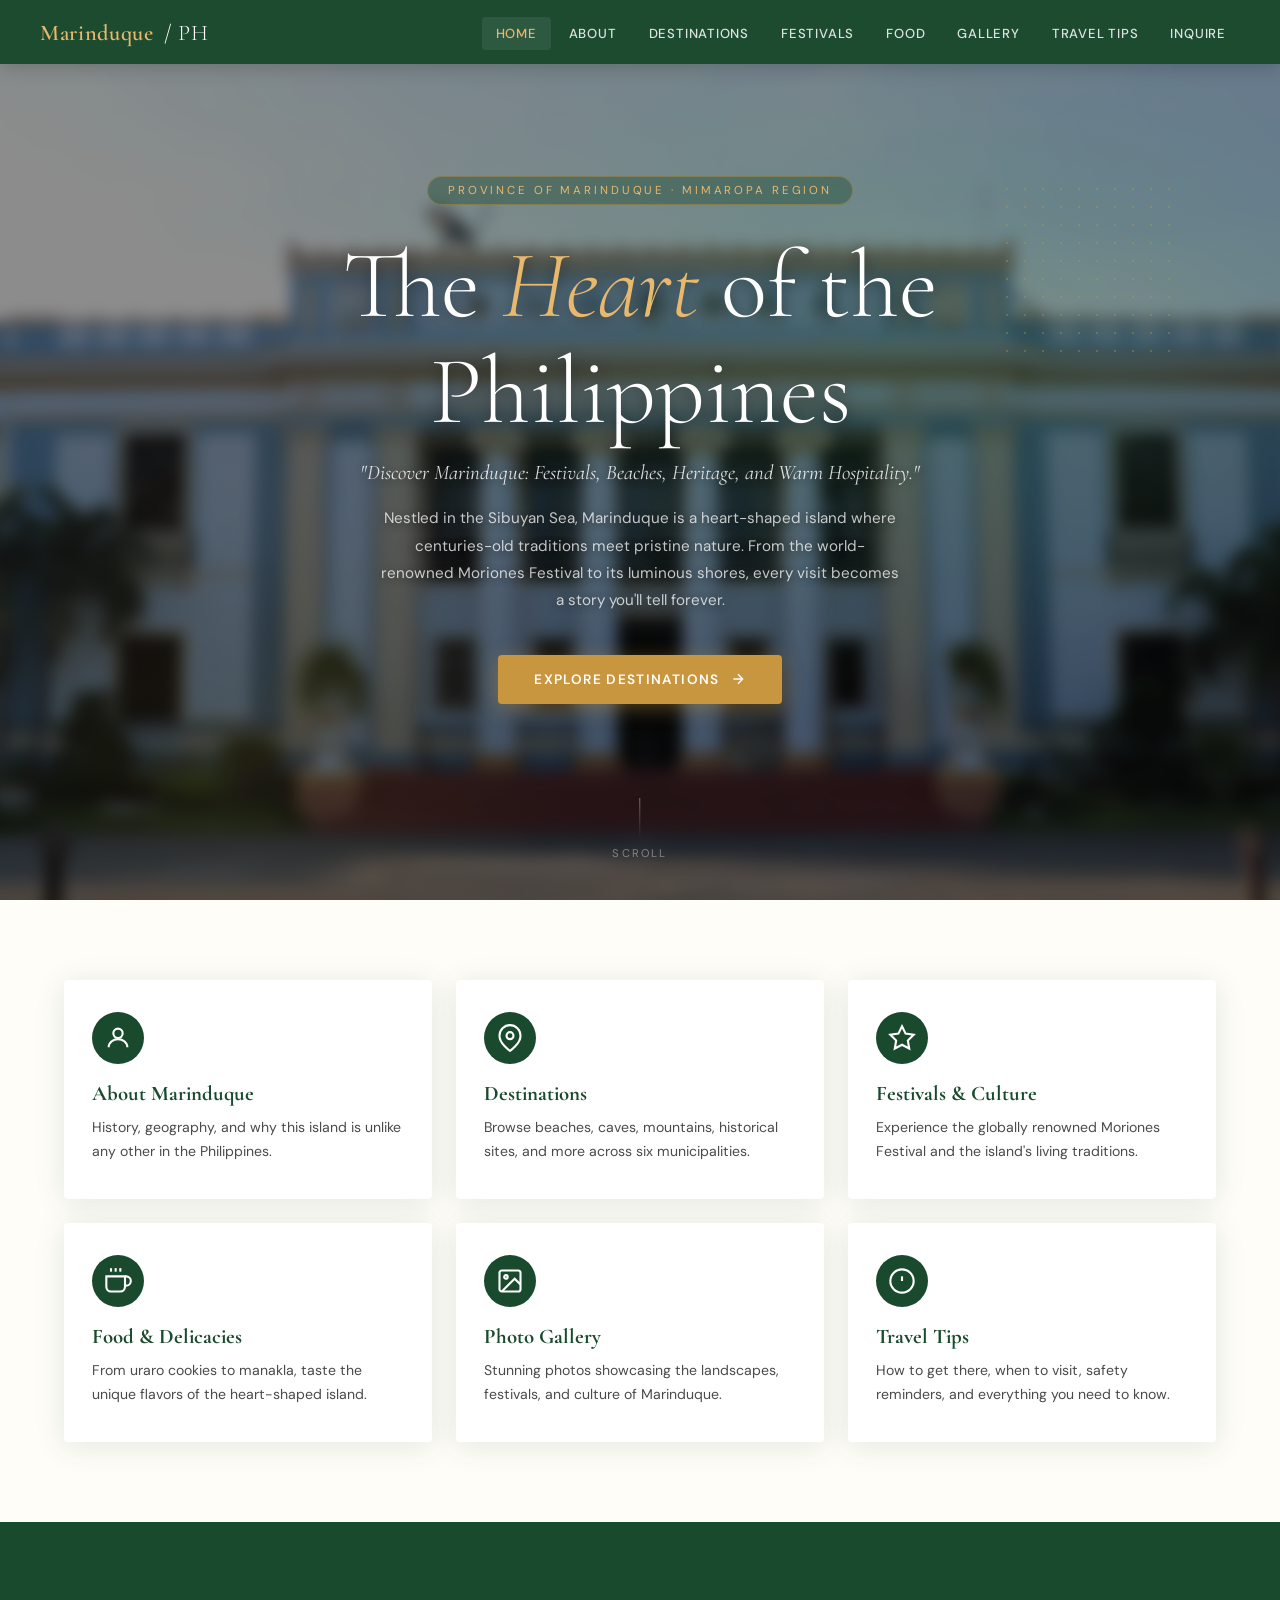
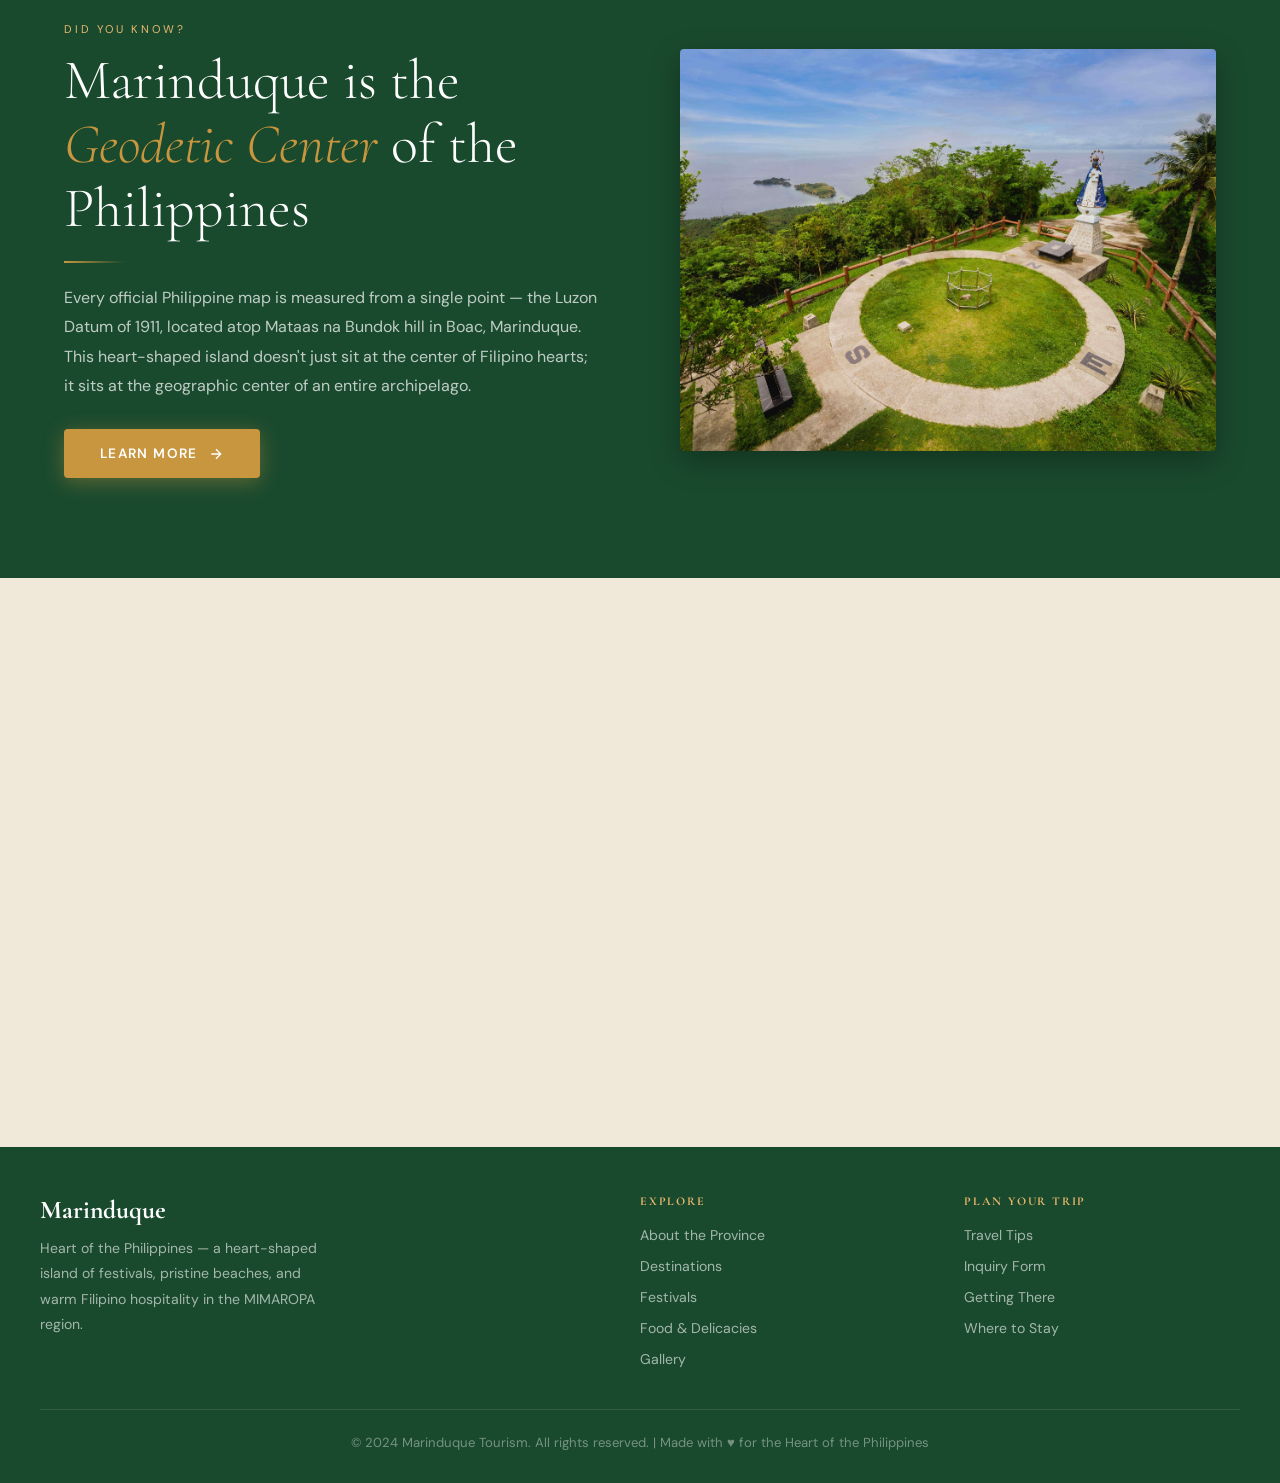
<file: index.html>
<!doctype html>
<html lang="en">
  <head>
    <meta charset="UTF-8" />
    <meta name="viewport" content="width=device-width, initial-scale=1.0" />
    <title>Marinduque — Heart of the Philippines</title>
    <link
      href="https://fonts.googleapis.com/css2?family=Cormorant+Garamond:ital,wght@0,300;0,400;0,600;0,700;1,300;1,400&family=DM+Sans:wght@300;400;500;600&display=swap"
      rel="stylesheet"
    />
    <link rel="stylesheet" href="css/general.css" />
    <link rel="stylesheet" href="css/homepage.css" />
  </head>
  <body>
    <div id="nav-placeholder"></div>

    <!-- HERO -->
    <section class="hero">
      <div class="hero-dots"></div>
      <div class="hero-bg-overlay"></div>
      <div class="hero-content">
        <span class="hero-eyebrow"
          >Province of Marinduque · MIMAROPA Region</span
        >
        <h1>The <em>Heart</em> of the Philippines</h1>
        <p class="hero-slogan">
          "Discover Marinduque: Festivals, Beaches, Heritage, and Warm
          Hospitality."
        </p>
        <p class="hero-welcome">
          Nestled in the Sibuyan Sea, Marinduque is a heart-shaped island where
          centuries-old traditions meet pristine nature. From the world-renowned
          Moriones Festival to its luminous shores, every visit becomes a story
          you'll tell forever.
        </p>
        <a href="destinations.html" class="btn-hero">
          Explore Destinations
          <svg
            width="16"
            height="16"
            viewBox="0 0 24 24"
            fill="none"
            stroke="currentColor"
            stroke-width="2"
          >
            <path d="M5 12h14M12 5l7 7-7 7" />
          </svg>
        </a>
      </div>
      <div class="hero-scroll">
        <div class="scroll-line"></div>
        <span>Scroll</span>
      </div>
    </section>

    <!-- QUICK LINKS -->
    <section class="quick-links-section">
      <div class="container">
        <div class="quick-links-grid">
          <a href="about.html" class="quick-card fade-in">
            <div class="quick-icon">
              <svg
                width="28"
                height="28"
                viewBox="0 0 24 24"
                fill="none"
                stroke="currentColor"
                stroke-width="1.8"
              >
                <circle cx="12" cy="8" r="4" />
                <path d="M4 20c0-4 3.6-7 8-7s8 3 8 7" />
              </svg>
            </div>
            <h3>About Marinduque</h3>
            <p>
              History, geography, and why this island is unlike any other in the
              Philippines.
            </p>
          </a>
          <a href="destinations.html" class="quick-card fade-in">
            <div class="quick-icon">
              <svg
                width="28"
                height="28"
                viewBox="0 0 24 24"
                fill="none"
                stroke="currentColor"
                stroke-width="1.8"
              >
                <path d="M21 10c0 7-9 13-9 13s-9-6-9-13a9 9 0 0118 0z" />
                <circle cx="12" cy="10" r="3" />
              </svg>
            </div>
            <h3>Destinations</h3>
            <p>
              Browse beaches, caves, mountains, historical sites, and more
              across six municipalities.
            </p>
          </a>
          <a href="festivals.html" class="quick-card fade-in">
            <div class="quick-icon">
              <svg
                width="28"
                height="28"
                viewBox="0 0 24 24"
                fill="none"
                stroke="currentColor"
                stroke-width="1.8"
              >
                <path
                  d="M12 2l3.09 6.26L22 9.27l-5 4.87 1.18 6.88L12 17.77l-6.18 3.25L7 14.14 2 9.27l6.91-1.01L12 2z"
                />
              </svg>
            </div>
            <h3>Festivals & Culture</h3>
            <p>
              Experience the globally renowned Moriones Festival and the
              island's living traditions.
            </p>
          </a>
          <a href="food.html" class="quick-card fade-in">
            <div class="quick-icon">
              <svg
                width="28"
                height="28"
                viewBox="0 0 24 24"
                fill="none"
                stroke="currentColor"
                stroke-width="1.8"
              >
                <path d="M18 8h1a4 4 0 010 8h-1" />
                <path d="M2 8h16v9a4 4 0 01-4 4H6a4 4 0 01-4-4V8z" />
                <line x1="6" y1="1" x2="6" y2="4" />
                <line x1="10" y1="1" x2="10" y2="4" />
                <line x1="14" y1="1" x2="14" y2="4" />
              </svg>
            </div>
            <h3>Food & Delicacies</h3>
            <p>
              From uraro cookies to manakla, taste the unique flavors of the
              heart-shaped island.
            </p>
          </a>
          <a href="gallery.html" class="quick-card fade-in">
            <div class="quick-icon">
              <svg
                width="28"
                height="28"
                viewBox="0 0 24 24"
                fill="none"
                stroke="currentColor"
                stroke-width="1.8"
              >
                <rect x="3" y="3" width="18" height="18" rx="2" />
                <circle cx="8.5" cy="8.5" r="1.5" />
                <polyline points="21,15 16,10 5,21" />
              </svg>
            </div>
            <h3>Photo Gallery</h3>
            <p>
              Stunning photos showcasing the landscapes, festivals, and culture
              of Marinduque.
            </p>
          </a>
          <a href="tips.html" class="quick-card fade-in">
            <div class="quick-icon">
              <svg
                width="28"
                height="28"
                viewBox="0 0 24 24"
                fill="none"
                stroke="currentColor"
                stroke-width="1.8"
              >
                <circle cx="12" cy="12" r="10" />
                <line x1="12" y1="8" x2="12" y2="12" />
                <line x1="12" y1="16" x2="12.01" y2="16" />
              </svg>
            </div>
            <h3>Travel Tips</h3>
            <p>
              How to get there, when to visit, safety reminders, and everything
              you need to know.
            </p>
          </a>
        </div>
      </div>
    </section>

    <!-- HIGHLIGHT BANNER -->
    <section class="highlight-banner">
      <div class="container highlight-inner">
        <div class="highlight-text fade-in">
          <span class="section-label">Did You Know?</span>
          <h2 class="section-title">
            Marinduque is the <em>Geodetic Center</em> of the Philippines
          </h2>
          <div class="divider"></div>
          <p class="highlight-description">
            Every official Philippine map is measured from a single point — the
            Luzon Datum of 1911, located atop Mataas na Bundok hill in Boac,
            Marinduque. This heart-shaped island doesn't just sit at the center
            of Filipino hearts; it sits at the geographic center of an entire
            archipelago.
          </p>
          <a href="about.html" class="btn-hero btn-gold-bg">
            Learn More
            <svg
              width="16"
              height="16"
              viewBox="0 0 24 24"
              fill="none"
              stroke="currentColor"
              stroke-width="2"
            >
              <path d="M5 12h14M12 5l7 7-7 7" />
            </svg>
          </a>
        </div>

        <!-- CLEANED IMAGE WRAPPER -->
        <div class="highlight-img-wrap fade-in">
          <img
            src="images/luzon_datum.png"
            alt="Luzon Datum marker on Mataas na Bundok hill, Boac"
            class="highlight-img"
          />
        </div>
      </div>
    </section>

    <!-- CTA -->
    <section class="cta-section">
      <div class="container cta-inner fade-in">
        <span class="section-label">Ready to Visit?</span>
        <h2 class="section-title">Plan Your <em>Marinduque</em> Journey</h2>
        <div class="divider"></div>
        <p class="section-lead">
          Whether you're chasing festivals, beaches, or authentic island life —
          Marinduque is waiting. Send us an inquiry and we'll help you plan the
          perfect trip.
        </p>
        <div class="cta-buttons">
          <a href="inquiry.html" class="btn-primary">Send an Inquiry</a>
          <a href="destinations.html" class="btn-outline"
            >Browse Destinations</a
          >
        </div>
      </div>
    </section>

    <div id="footer-placeholder"></div>
    <script src="js/main.js"></script>
  </body>
</html>
</file>
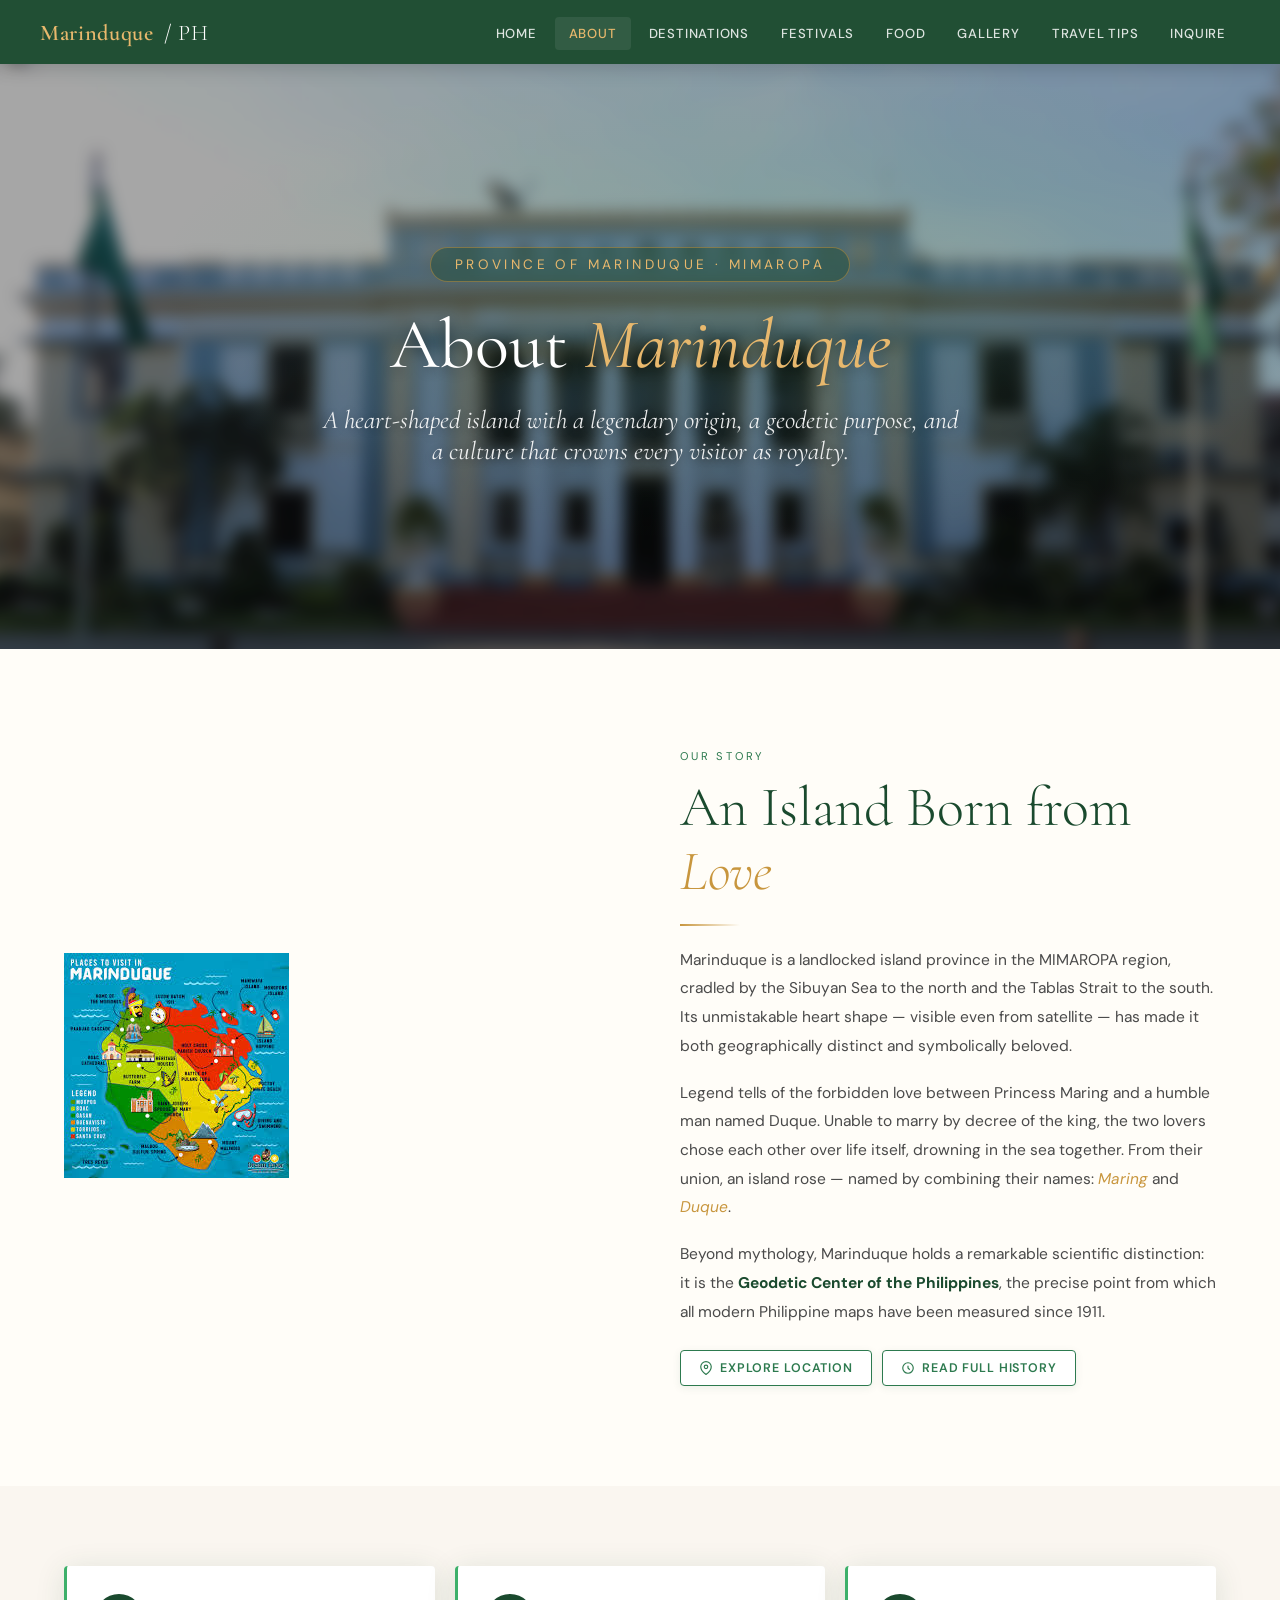
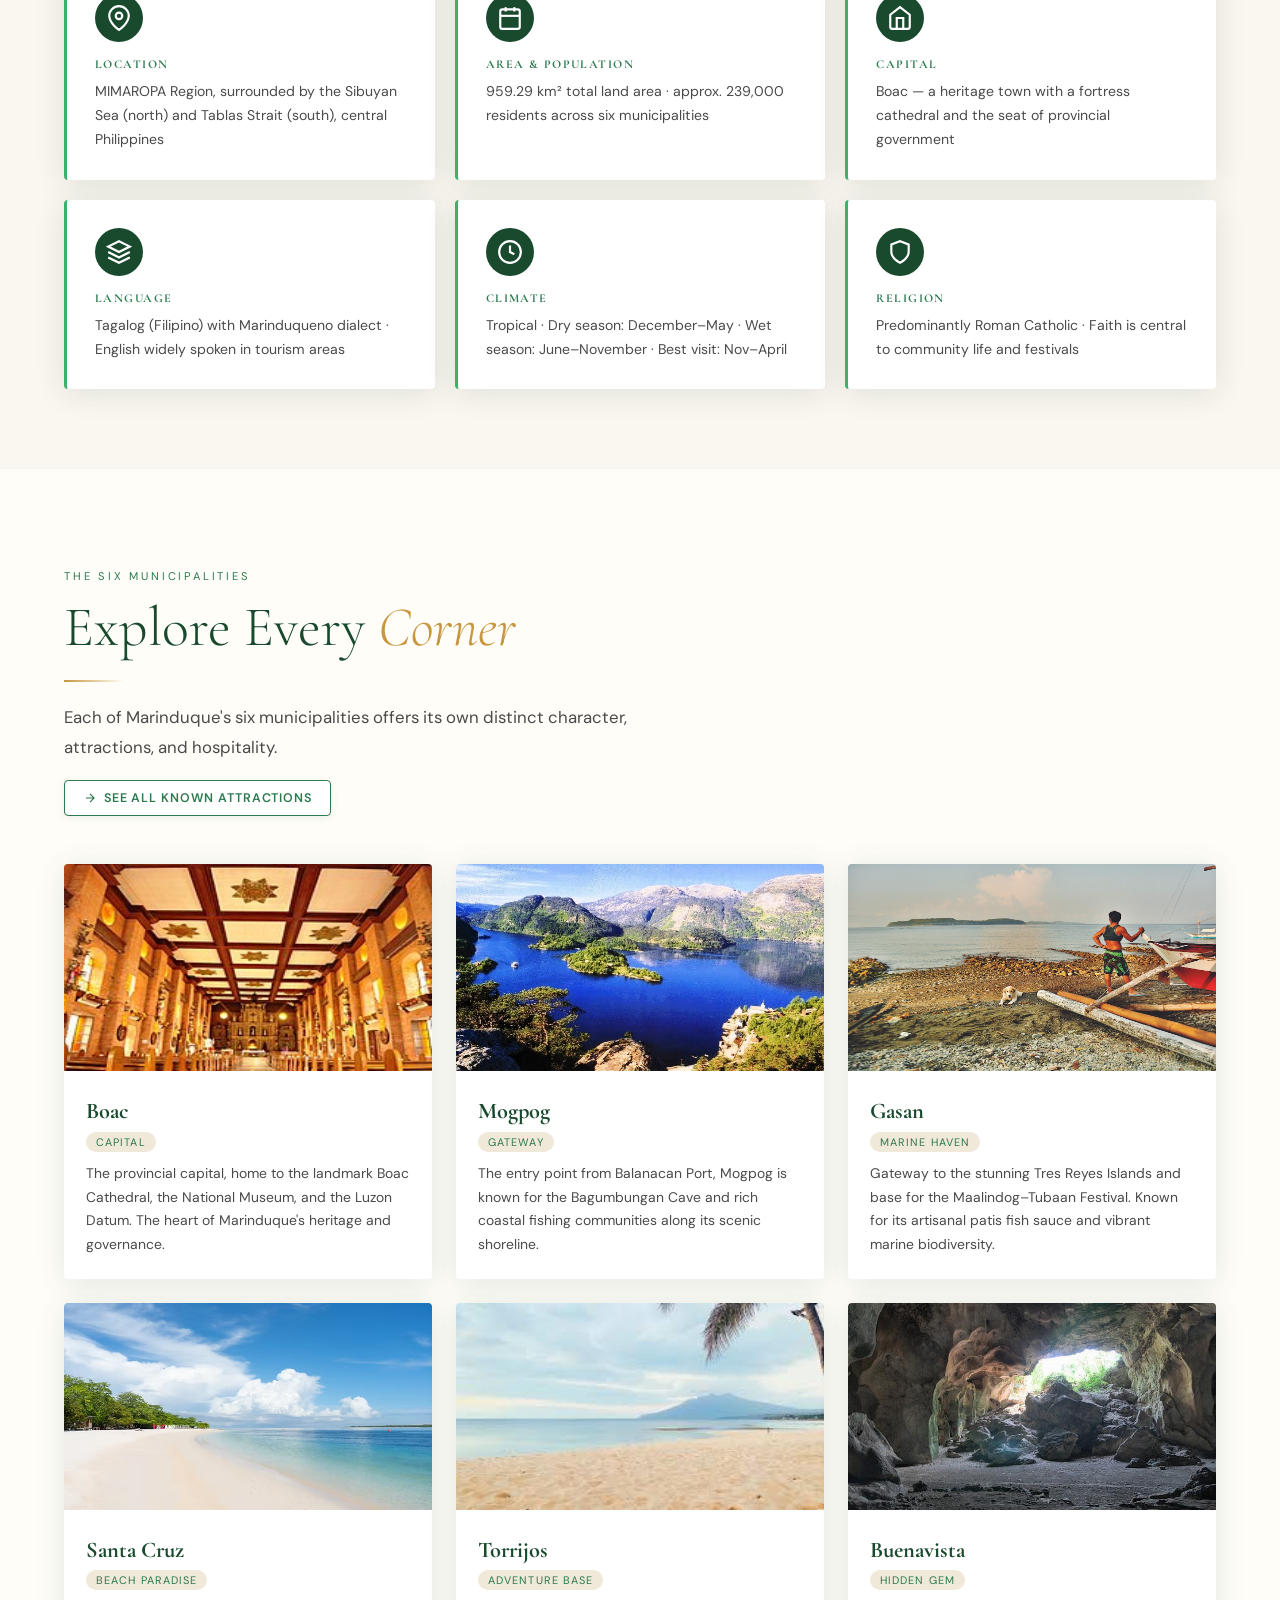
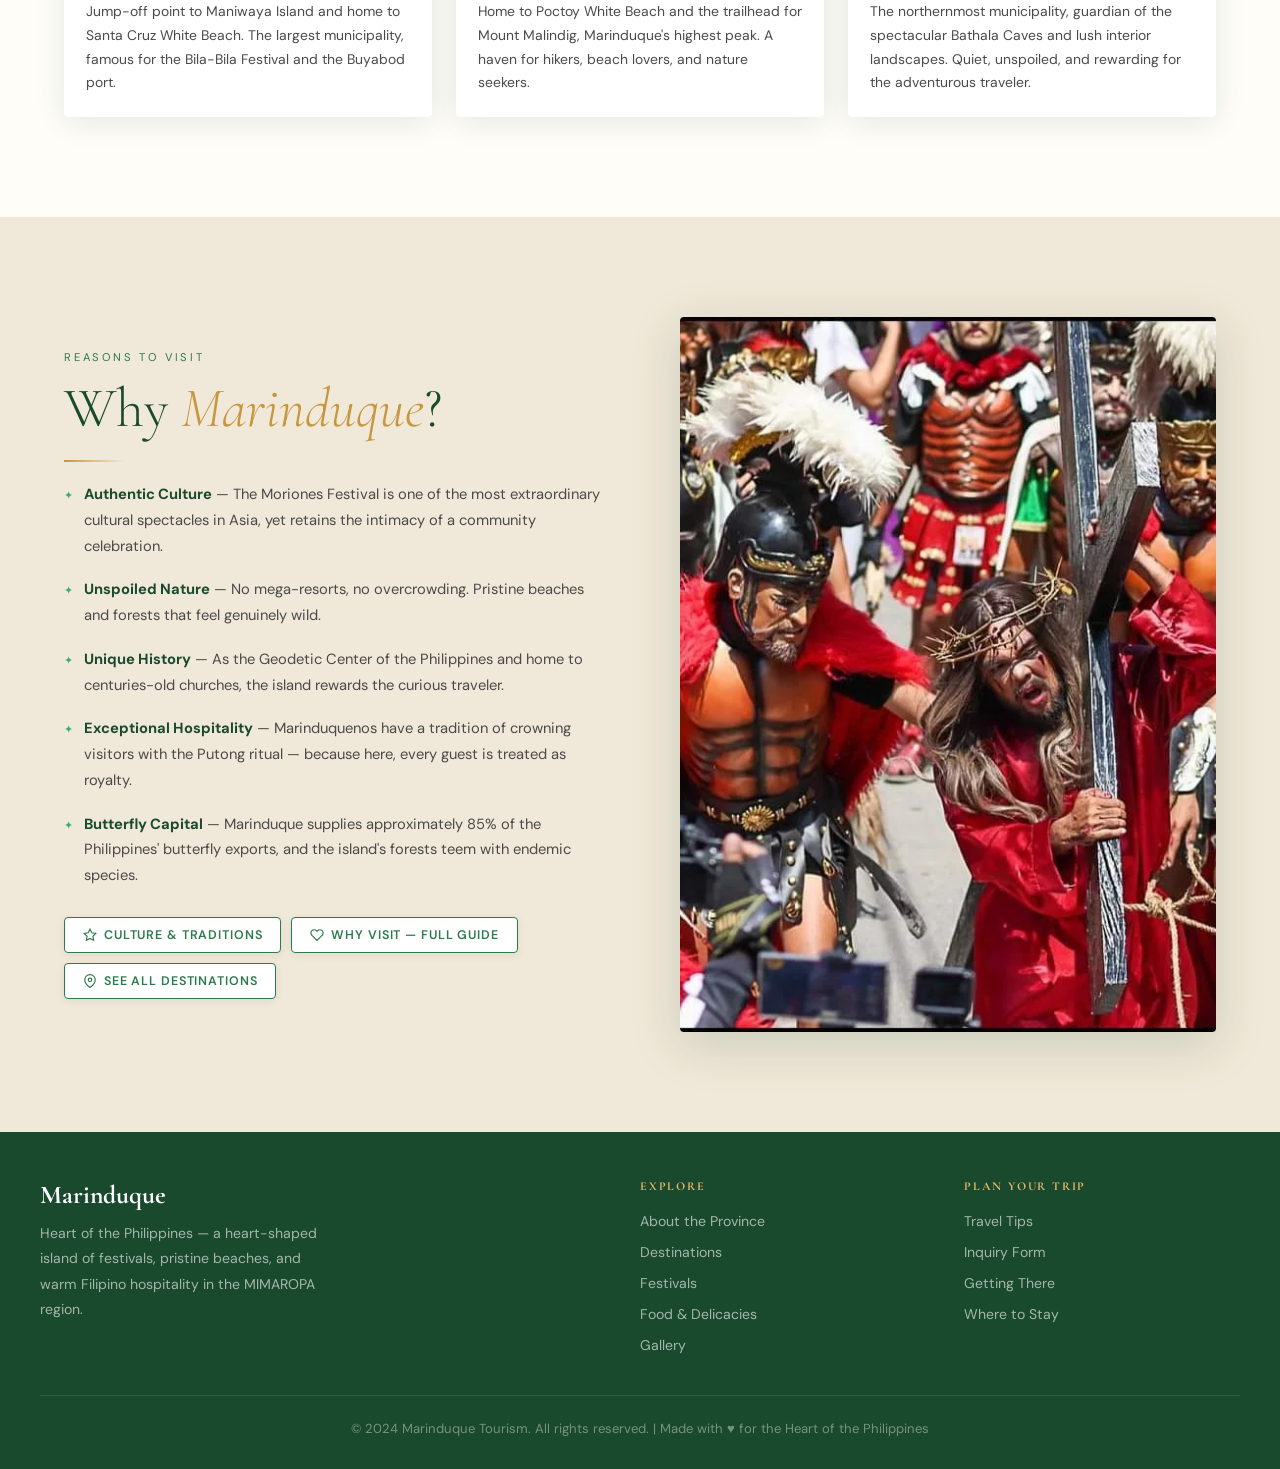
<file: about.html>
<!doctype html>
<html lang="en">
  <head>
    <meta charset="UTF-8" />
    <meta name="viewport" content="width=device-width, initial-scale=1.0" />
    <title>About Marinduque</title>
    <link
      href="https://fonts.googleapis.com/css2?family=Cormorant+Garamond:ital,wght@0,300;0,400;0,600;0,700;1,300;1,400&family=DM+Sans:wght@300;400;500;600&display=swap"
      rel="stylesheet"
    />
    <link rel="stylesheet" href="css/general.css" />
    <link rel="stylesheet" href="css/about.css" />
  </head>
  <body>
    <div id="nav-placeholder"></div>

    <div class="page-main">
      <!-- PAGE HERO -->
      <div class="page-hero">
        <div class="page-hero-dots"></div>
        <div class="page-hero-content">
          <span class="page-hero-eyebrow"
            >Province of Marinduque · MIMAROPA</span
          >
          <h1>About <em>Marinduque</em></h1>
          <p>
            A heart-shaped island with a legendary origin, a geodetic purpose,
            and a culture that crowns every visitor as royalty.
          </p>
        </div>
      </div>

      <!-- INTRO -->
      <section class="about-intro-section">
        <div class="container about-intro-grid">
          <div class="about-img-wrap fade-in">
            <img
              src="images/overview_of_island.png"
              alt="Satellite image of Marinduque island showing its heart shape"
              class="about-img"
            />
          </div>
          <div class="about-text fade-in">
            <span class="section-label">Our Story</span>
            <h2 class="section-title">An Island Born from <em>Love</em></h2>
            <div class="divider"></div>
            <p>
              Marinduque is a landlocked island province in the MIMAROPA region,
              cradled by the Sibuyan Sea to the north and the Tablas Strait to
              the south. Its unmistakable heart shape — visible even from
              satellite — has made it both geographically distinct and
              symbolically beloved.
            </p>
            <p>
              Legend tells of the forbidden love between Princess Maring and a
              humble man named Duque. Unable to marry by decree of the king, the
              two lovers chose each other over life itself, drowning in the sea
              together. From their union, an island rose — named by combining
              their names: <em>Maring</em> and <em>Duque</em>.
            </p>
            <p>
              Beyond mythology, Marinduque holds a remarkable scientific
              distinction: it is the
              <strong>Geodetic Center of the Philippines</strong>, the precise
              point from which all modern Philippine maps have been measured
              since 1911.
            </p>
            <div class="about-sub-links">
              <a href="location.html" class="about-sub-btn">
                <svg
                  width="14"
                  height="14"
                  viewBox="0 0 24 24"
                  fill="none"
                  stroke="currentColor"
                  stroke-width="2"
                >
                  <path d="M21 10c0 7-9 13-9 13s-9-6-9-13a9 9 0 0118 0z" />
                  <circle cx="12" cy="10" r="3" />
                </svg>
                Explore Location
              </a>
              <a href="history.html" class="about-sub-btn">
                <svg
                  width="14"
                  height="14"
                  viewBox="0 0 24 24"
                  fill="none"
                  stroke="currentColor"
                  stroke-width="2"
                >
                  <path d="M12 8v4l3 3m6-3a9 9 0 11-18 0 9 9 0 0118 0z" />
                </svg>
                Read Full History
              </a>
            </div>
          </div>
        </div>
      </section>

      <!-- INFO CARDS -->
      <section class="info-cards-section">
        <div class="container">
          <div class="info-cards-grid">
            <div class="info-card fade-in">
              <div class="info-card-icon">
                <svg
                  width="26"
                  height="26"
                  viewBox="0 0 24 24"
                  fill="none"
                  stroke="currentColor"
                  stroke-width="2"
                >
                  <path d="M21 10c0 7-9 13-9 13s-9-6-9-13a9 9 0 0118 0z" />
                  <circle cx="12" cy="10" r="3" />
                </svg>
              </div>
              <h4>Location</h4>
              <p>
                MIMAROPA Region, surrounded by the Sibuyan Sea (north) and
                Tablas Strait (south), central Philippines
              </p>
            </div>
            <div class="info-card fade-in">
              <div class="info-card-icon">
                <svg
                  width="26"
                  height="26"
                  viewBox="0 0 24 24"
                  fill="none"
                  stroke="currentColor"
                  stroke-width="2"
                >
                  <rect x="3" y="4" width="18" height="18" rx="2" />
                  <line x1="16" y1="2" x2="16" y2="6" />
                  <line x1="8" y1="2" x2="8" y2="6" />
                  <line x1="3" y1="10" x2="21" y2="10" />
                </svg>
              </div>
              <h4>Area & Population</h4>
              <p>
                959.29 km² total land area · approx. 239,000 residents across
                six municipalities
              </p>
            </div>
            <div class="info-card fade-in">
              <div class="info-card-icon">
                <svg
                  width="26"
                  height="26"
                  viewBox="0 0 24 24"
                  fill="none"
                  stroke="currentColor"
                  stroke-width="2"
                >
                  <path d="M3 9l9-7 9 7v11a2 2 0 01-2 2H5a2 2 0 01-2-2z" />
                  <polyline points="9 22 9 12 15 12 15 22" />
                </svg>
              </div>
              <h4>Capital</h4>
              <p>
                Boac — a heritage town with a fortress cathedral and the seat of
                provincial government
              </p>
            </div>
            <div class="info-card fade-in">
              <div class="info-card-icon">
                <svg
                  width="26"
                  height="26"
                  viewBox="0 0 24 24"
                  fill="none"
                  stroke="currentColor"
                  stroke-width="2"
                >
                  <path d="M12 2L2 7l10 5 10-5-10-5z" />
                  <path d="M2 17l10 5 10-5M2 12l10 5 10-5" />
                </svg>
              </div>
              <h4>Language</h4>
              <p>
                Tagalog (Filipino) with Marinduqueno dialect · English widely
                spoken in tourism areas
              </p>
            </div>
            <div class="info-card fade-in">
              <div class="info-card-icon">
                <svg
                  width="26"
                  height="26"
                  viewBox="0 0 24 24"
                  fill="none"
                  stroke="currentColor"
                  stroke-width="2"
                >
                  <circle cx="12" cy="12" r="10" />
                  <polyline points="12 6 12 12 16 14" />
                </svg>
              </div>
              <h4>Climate</h4>
              <p>
                Tropical · Dry season: December–May · Wet season: June–November
                · Best visit: Nov–April
              </p>
            </div>
            <div class="info-card fade-in">
              <div class="info-card-icon">
                <svg
                  width="26"
                  height="26"
                  viewBox="0 0 24 24"
                  fill="none"
                  stroke="currentColor"
                  stroke-width="2"
                >
                  <path d="M12 22s8-4 8-10V5l-8-3-8 3v7c0 6 8 10 8 10z" />
                </svg>
              </div>
              <h4>Religion</h4>
              <p>
                Predominantly Roman Catholic · Faith is central to community
                life and festivals
              </p>
            </div>
          </div>
        </div>
      </section>

      <!-- MUNICIPALITIES -->
      <section class="municipalities-section">
        <div class="container">
          <div class="section-header-wrap fade-in">
            <span class="section-label">The Six Municipalities</span>
            <h2 class="section-title">Explore Every <em>Corner</em></h2>
            <div class="divider"></div>
            <p class="section-lead">
              Each of Marinduque's six municipalities offers its own distinct
              character, attractions, and hospitality.
            </p>
            <a
              href="attractions.html"
              class="about-sub-btn"
              style="margin-top: 18px; display: inline-flex"
            >
              <svg
                width="14"
                height="14"
                viewBox="0 0 24 24"
                fill="none"
                stroke="currentColor"
                stroke-width="2"
              >
                <path d="M5 12h14M12 5l7 7-7 7" />
              </svg>
              See All Known Attractions
            </a>
          </div>
          <div class="muni-grid">
            <div class="muni-card fade-in">
              <img
                src="images/boac_cathedral.png"
                alt="Boac Cathedral and river view"
                class="muni-img"
              />
              <div class="muni-body">
                <h3>Boac</h3>
                <span class="muni-tag">Capital</span>
                <p>
                  The provincial capital, home to the landmark Boac Cathedral,
                  the National Museum, and the Luzon Datum. The heart of
                  Marinduque's heritage and governance.
                </p>
              </div>
            </div>
            <div class="muni-card fade-in">
              <img
                src="images/mogpog.png"
                alt="Mogpog coastal view with fishing boats"
                class="muni-img"
              />
              <div class="muni-body">
                <h3>Mogpog</h3>
                <span class="muni-tag">Gateway</span>
                <p>
                  The entry point from Balanacan Port, Mogpog is known for the
                  Bagumbungan Cave and rich coastal fishing communities along
                  its scenic shoreline.
                </p>
              </div>
            </div>
            <div class="muni-card fade-in">
              <img
                src="images/gasan.png"
                alt="Gasan port with outrigger boats and sea view"
                class="muni-img"
              />
              <div class="muni-body">
                <h3>Gasan</h3>
                <span class="muni-tag">Marine Haven</span>
                <p>
                  Gateway to the stunning Tres Reyes Islands and base for the
                  Maalindog–Tubaan Festival. Known for its artisanal patis fish
                  sauce and vibrant marine biodiversity.
                </p>
              </div>
            </div>
            <div class="muni-card fade-in">
              <img
                src="images/santa_cruz_beach.png"
                alt="Santa Cruz White Beach with palm trees and turquoise waters"
                class="muni-img"
              />
              <div class="muni-body">
                <h3>Santa Cruz</h3>
                <span class="muni-tag">Beach Paradise</span>
                <p>
                  Jump-off point to Maniwaya Island and home to Santa Cruz White
                  Beach. The largest municipality, famous for the Bila-Bila
                  Festival and the Buyabod port.
                </p>
              </div>
            </div>
            <div class="muni-card fade-in">
              <img
                src="images/poctoy.png"
                alt="Poctoy White Beach with outrigger boats and sunset view"
                class="muni-img"
              />
              <div class="muni-body">
                <h3>Torrijos</h3>
                <span class="muni-tag">Adventure Base</span>
                <p>
                  Home to Poctoy White Beach and the trailhead for Mount
                  Malindig, Marinduque's highest peak. A haven for hikers, beach
                  lovers, and nature seekers.
                </p>
              </div>
            </div>
            <div class="muni-card fade-in">
              <img
                src="images/caves.png"
                alt="Bathala Caves interior with stalactites and underground pool"
                class="muni-img"
              />
              <div class="muni-body">
                <h3>Buenavista</h3>
                <span class="muni-tag">Hidden Gem</span>
                <p>
                  The northernmost municipality, guardian of the spectacular
                  Bathala Caves and lush interior landscapes. Quiet, unspoiled,
                  and rewarding for the adventurous traveler.
                </p>
              </div>
            </div>
          </div>
        </div>
      </section>

      <!-- WHY VISIT -->
      <section class="why-visit-section">
        <div class="container">
          <div class="why-inner">
            <div class="why-text fade-in">
              <span class="section-label">Reasons to Visit</span>
              <h2 class="section-title">Why <em>Marinduque</em>?</h2>
              <div class="divider"></div>
              <ul class="why-list">
                <li>
                  <strong>Authentic Culture</strong> — The Moriones Festival is
                  one of the most extraordinary cultural spectacles in Asia, yet
                  retains the intimacy of a community celebration.
                </li>
                <li>
                  <strong>Unspoiled Nature</strong> — No mega-resorts, no
                  overcrowding. Pristine beaches and forests that feel genuinely
                  wild.
                </li>
                <li>
                  <strong>Unique History</strong> — As the Geodetic Center of
                  the Philippines and home to centuries-old churches, the island
                  rewards the curious traveler.
                </li>
                <li>
                  <strong>Exceptional Hospitality</strong> — Marinduquenos have
                  a tradition of crowning visitors with the Putong ritual —
                  because here, every guest is treated as royalty.
                </li>
                <li>
                  <strong>Butterfly Capital</strong> — Marinduque supplies
                  approximately 85% of the Philippines' butterfly exports, and
                  the island's forests teem with endemic species.
                </li>
              </ul>
              <div class="about-sub-links" style="margin-top: 28px">
                <a href="culture.html" class="about-sub-btn">
                  <svg
                    width="14"
                    height="14"
                    viewBox="0 0 24 24"
                    fill="none"
                    stroke="currentColor"
                    stroke-width="2"
                  >
                    <path
                      d="M12 2l3.09 6.26L22 9.27l-5 4.87 1.18 6.88L12 17.77l-6.18 3.25L7 14.14 2 9.27l6.91-1.01L12 2z"
                    />
                  </svg>
                  Culture &amp; Traditions
                </a>
                <a href="why_visit.html" class="about-sub-btn">
                  <svg
                    width="14"
                    height="14"
                    viewBox="0 0 24 24"
                    fill="none"
                    stroke="currentColor"
                    stroke-width="2"
                  >
                    <path
                      d="M20.84 4.61a5.5 5.5 0 00-7.78 0L12 5.67l-1.06-1.06a5.5 5.5 0 00-7.78 7.78l1.06 1.06L12 21.23l7.78-7.78 1.06-1.06a5.5 5.5 0 000-7.78z"
                    />
                  </svg>
                  Why Visit — Full Guide
                </a>
                <a href="destinations.html" class="about-sub-btn">
                  <svg
                    width="14"
                    height="14"
                    viewBox="0 0 24 24"
                    fill="none"
                    stroke="currentColor"
                    stroke-width="2"
                  >
                    <path d="M21 10c0 7-9 13-9 13s-9-6-9-13a9 9 0 0118 0z" />
                    <circle cx="12" cy="10" r="3" />
                  </svg>
                  See All Destinations
                </a>
              </div>
            </div>
            <div class="why-img-wrap fade-in">
              <img
                src="images/moriones_festival.png"
                alt="Moriones festival street scene with colorful costumed participants"
                class="why-img"
              />
            </div>
          </div>
        </div>
      </section>
    </div>

    <div id="footer-placeholder"></div>
    <script src="js/main.js"></script>
  </body>
</html>
</file>
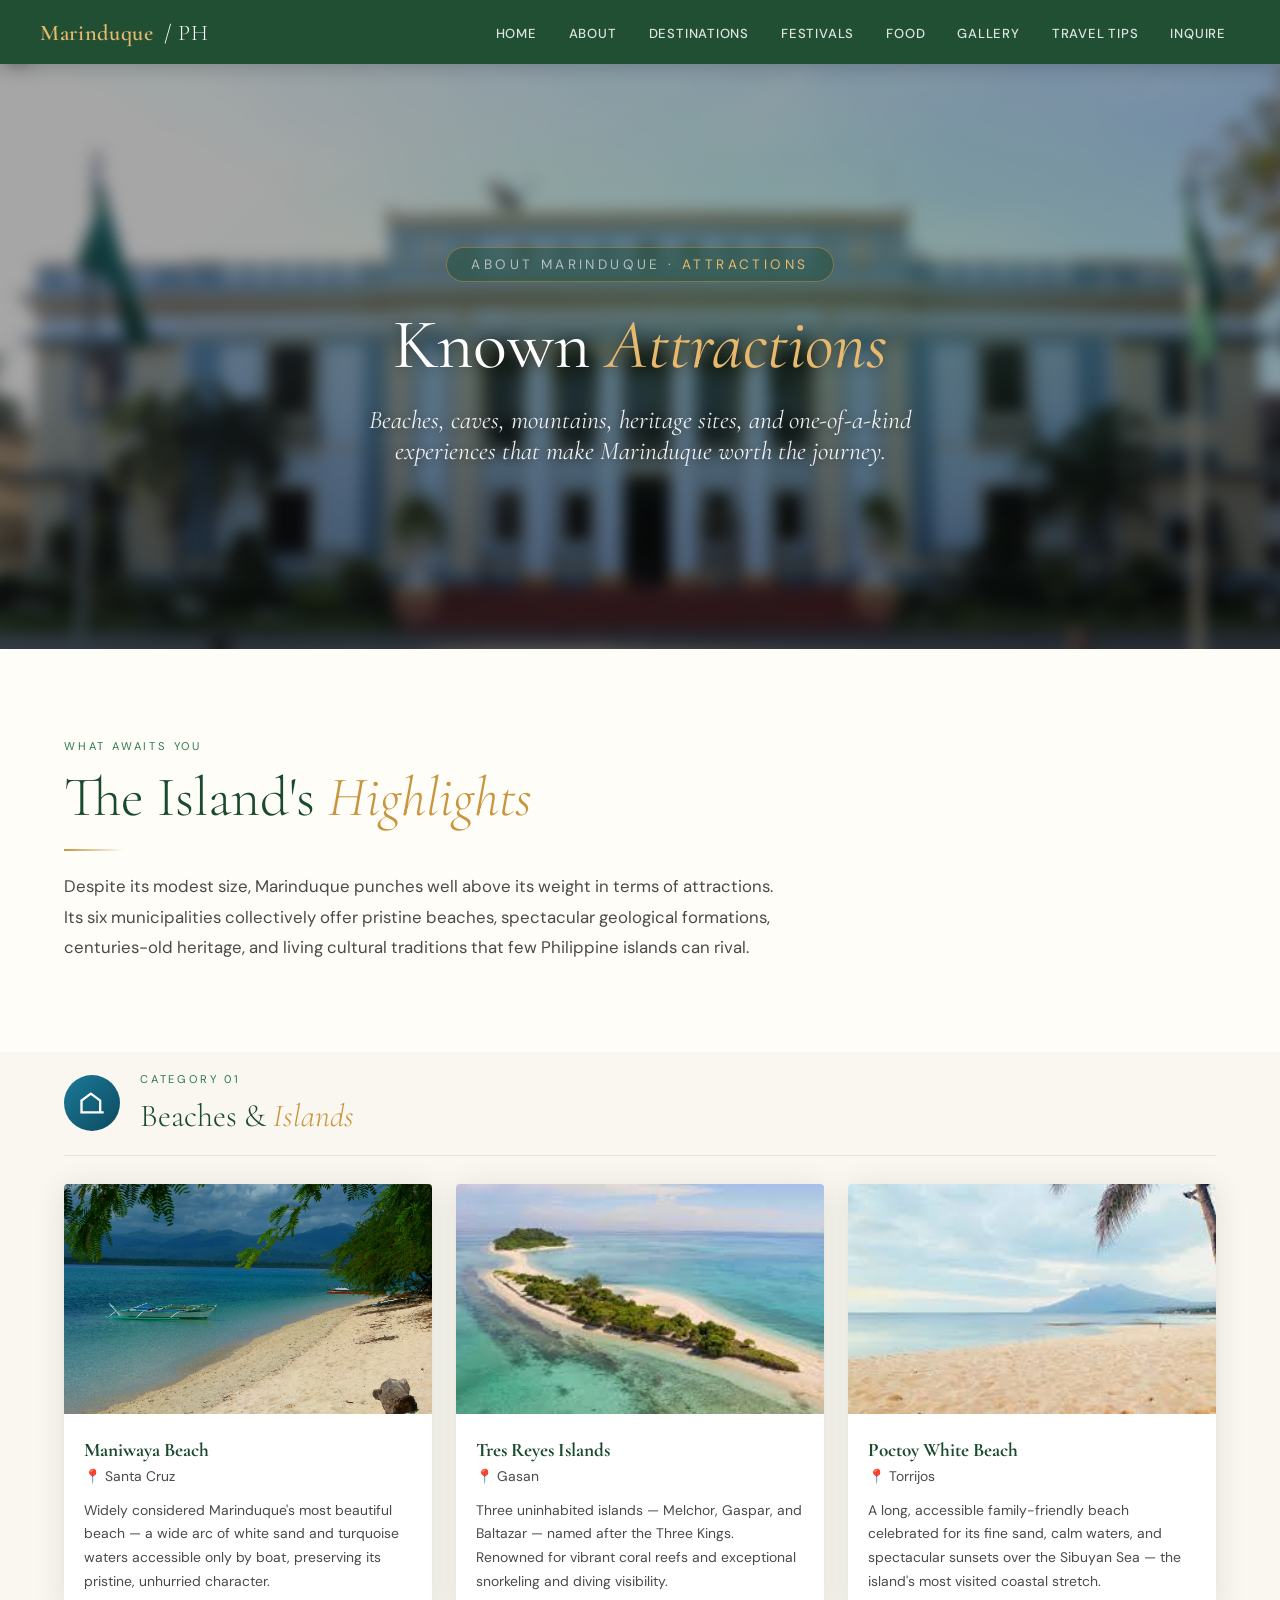
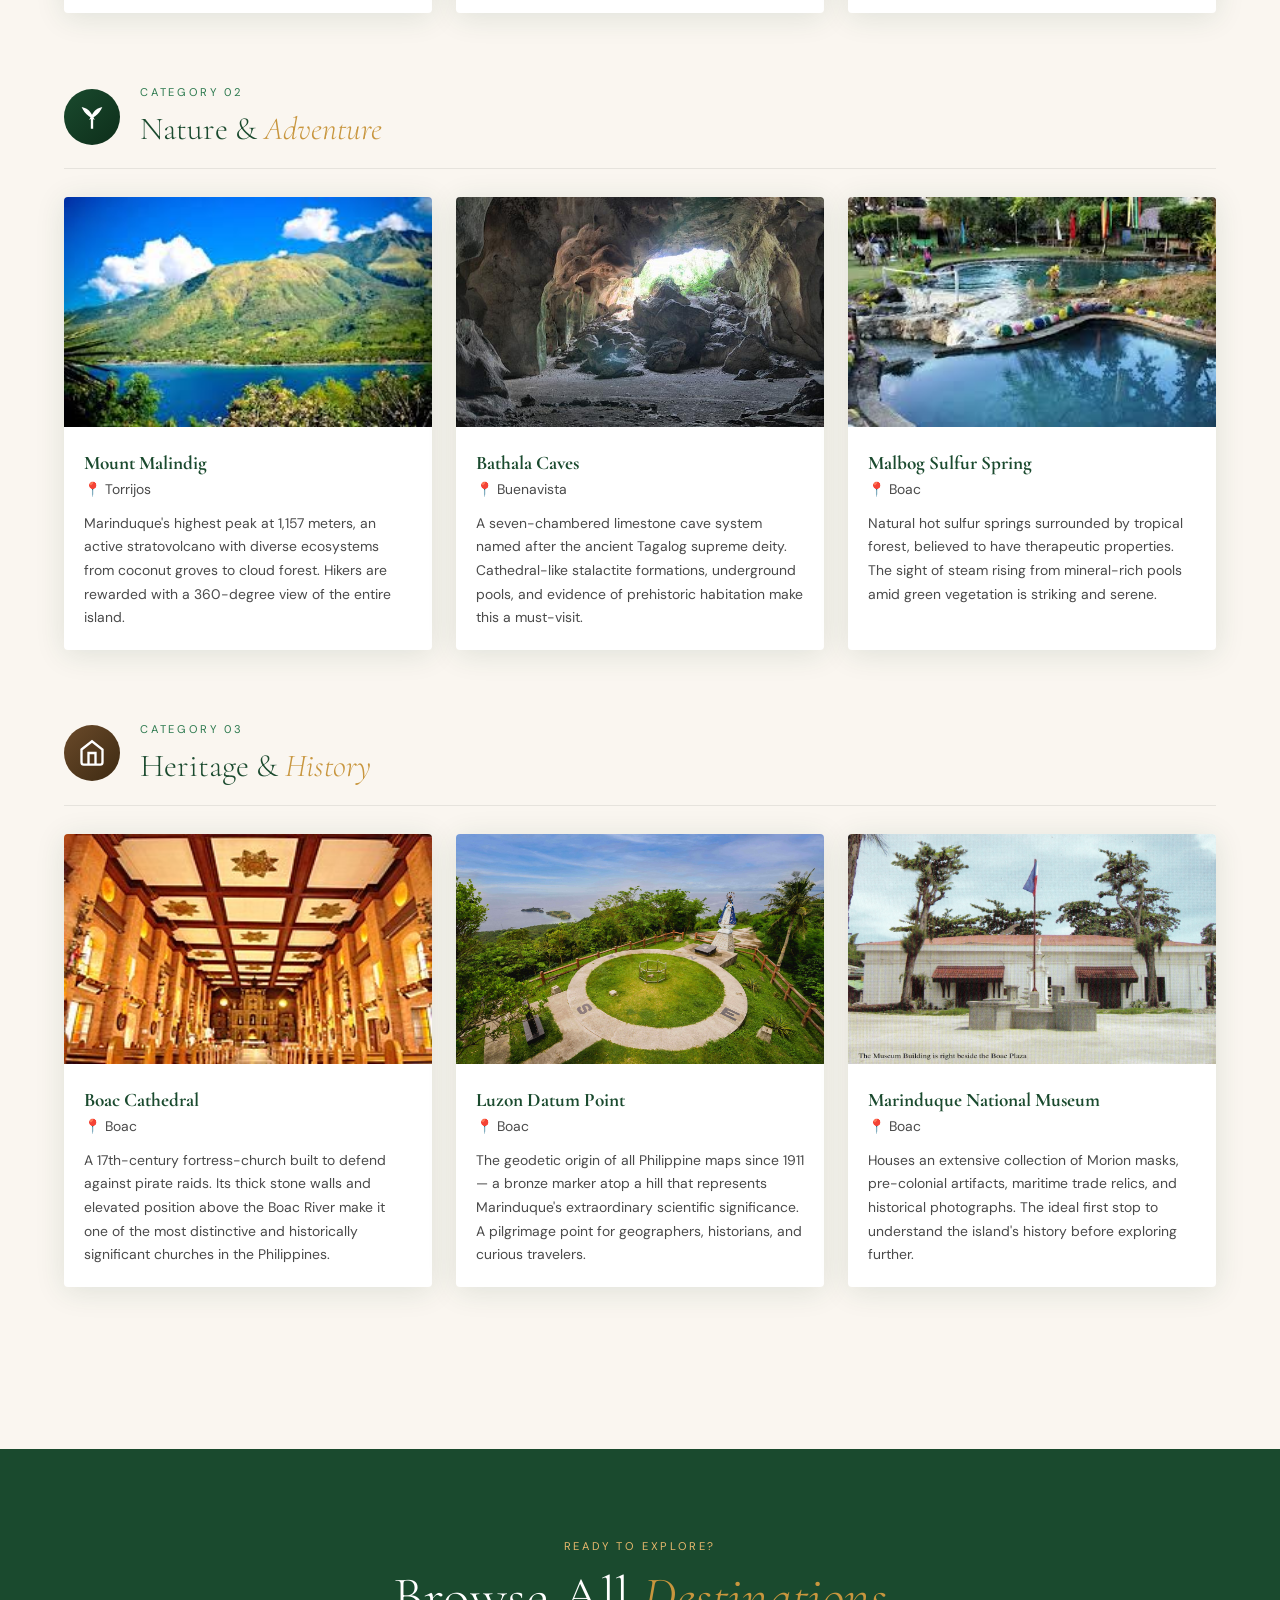
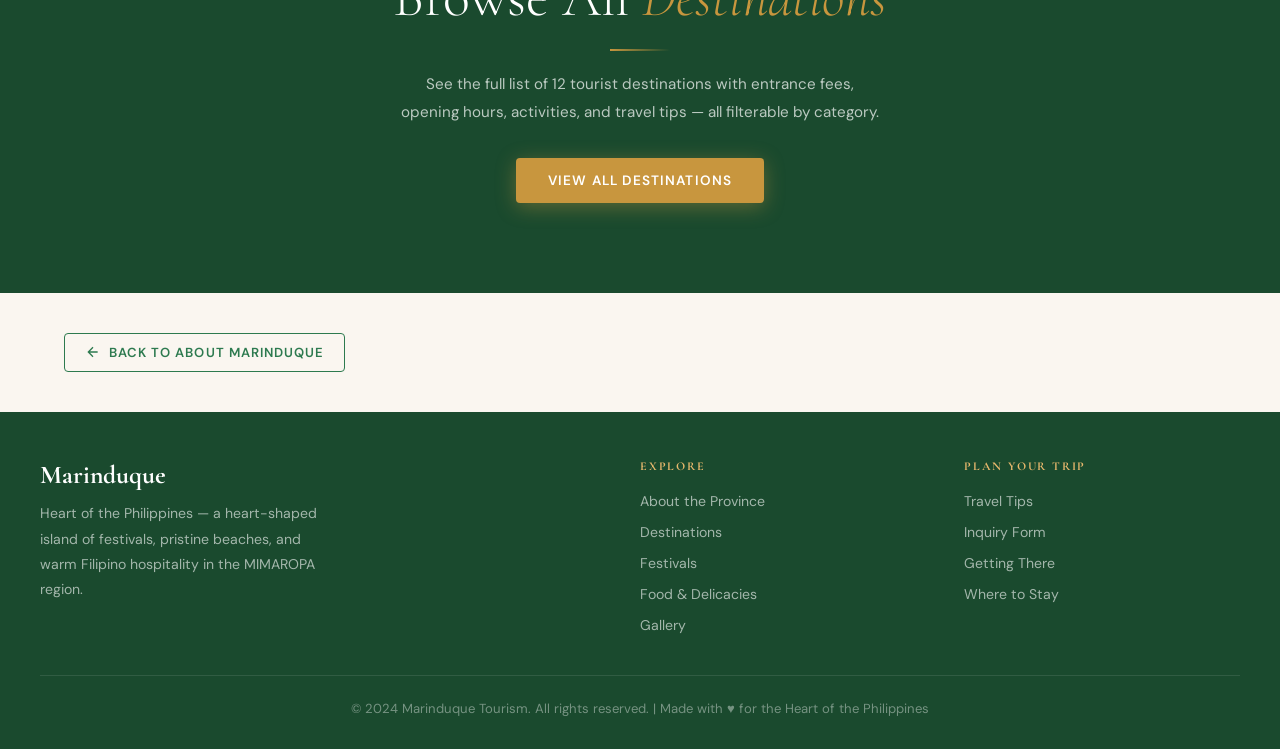
<file: attractions.html>
<!doctype html>
<html lang="en">
  <head>
    <meta charset="UTF-8" />
    <meta name="viewport" content="width=device-width, initial-scale=1.0" />
    <title>Known Attractions — About Marinduque</title>
    <link
      href="https://fonts.googleapis.com/css2?family=Cormorant+Garamond:ital,wght@0,300;0,400;0,600;0,700;1,300;1,400&family=DM+Sans:wght@300;400;500;600&display=swap"
      rel="stylesheet"
    />
    <link rel="stylesheet" href="css/general.css" />
    <link rel="stylesheet" href="css/about-sub.css" />
  </head>
  <body>
    <div id="nav-placeholder"></div>

    <div class="page-main">
      <div
        class="page-hero"
        style="
          background: linear-gradient(
            160deg,
            #0d2a1a 0%,
            #061a0e 60%,
            #0d3a20 100%
          );
        "
      >
        <div class="page-hero-dots"></div>
        <div class="page-hero-content">
          <span class="page-hero-eyebrow"
            ><a href="about.html" class="hero-breadcrumb">About Marinduque</a> ·
            Attractions</span
          >
          <h1>Known <em>Attractions</em></h1>
          <p>
            Beaches, caves, mountains, heritage sites, and one-of-a-kind
            experiences that make Marinduque worth the journey.
          </p>
        </div>
      </div>

      <!-- INTRO -->
      <section class="sub-section bg-warm">
        <div class="container">
          <span class="section-label">What Awaits You</span>
          <h2 class="section-title">The Island's <em>Highlights</em></h2>
          <div class="divider"></div>
          <p class="section-lead" style="max-width: 720px">
            Despite its modest size, Marinduque punches well above its weight in
            terms of attractions. Its six municipalities collectively offer
            pristine beaches, spectacular geological formations, centuries-old
            heritage, and living cultural traditions that few Philippine islands
            can rival.
          </p>
        </div>
      </section>

      <!-- ATTRACTION CATEGORIES -->
      <section class="sub-section bg-cream" style="padding-top: 20px">
        <div class="container">
          <!-- BEACHES -->
          <div class="attr-category fade-in">
            <div class="attr-cat-header">
              <div
                class="attr-cat-icon"
                style="background: linear-gradient(135deg, #1a7a9a, #0d4a5e)"
              >
                <svg
                  viewBox="0 0 24 24"
                  fill="none"
                  stroke="currentColor"
                  stroke-width="2"
                >
                  <path d="M2 20h20M3 20V10l8-6 8 6v10" />
                </svg>
              </div>
              <div>
                <span class="section-label">Category 01</span>
                <h2 class="section-title" style="font-size: 2rem">
                  Beaches &amp; <em>Islands</em>
                </h2>
              </div>
            </div>
            <div class="attr-grid">
              <div class="attr-card">
                <img
                  src="images/maniwaya.png"
                  alt="Maniwaya Beach — a wide arc of white sand and turquoise waters"
                  class="attr-img"
                />
                <div class="attr-body">
                  <h3>Maniwaya Beach</h3>
                  <p class="attr-loc">📍 Santa Cruz</p>
                  <p>
                    Widely considered Marinduque's most beautiful beach — a wide
                    arc of white sand and turquoise waters accessible only by
                    boat, preserving its pristine, unhurried character.
                  </p>
                </div>
              </div>
              <div class="attr-card">
                <img
                  src="images/tres_reyes_islands.png"
                  alt="Tres Reyes Islands — three small islands with rocky shores and clear waters"
                  class="attr-img"
                />
                <div class="attr-body">
                  <h3>Tres Reyes Islands</h3>
                  <p class="attr-loc">📍 Gasan</p>
                  <p>
                    Three uninhabited islands — Melchor, Gaspar, and Baltazar —
                    named after the Three Kings. Renowned for vibrant coral
                    reefs and exceptional snorkeling and diving visibility.
                  </p>
                </div>
              </div>
              <div class="attr-card">
                <img
                  src="images/poctoy.png"
                  alt="Poctoy White Beach"
                  class="attr-img"
                />
                <div class="attr-body">
                  <h3>Poctoy White Beach</h3>
                  <p class="attr-loc">📍 Torrijos</p>
                  <p>
                    A long, accessible family-friendly beach celebrated for its
                    fine sand, calm waters, and spectacular sunsets over the
                    Sibuyan Sea — the island's most visited coastal stretch.
                  </p>
                </div>
              </div>
            </div>
          </div>

          <!-- NATURE -->
          <div class="attr-category fade-in">
            <div class="attr-cat-header">
              <div
                class="attr-cat-icon"
                style="background: linear-gradient(135deg, #1a4a2e, #0d2e1a)"
              >
                <svg
                  viewBox="0 0 24 24"
                  fill="none"
                  stroke="currentColor"
                  stroke-width="2"
                >
                  <path d="M12 22V12M12 12C12 12 7 9 5 5c4 1 7 7 7 7z" />
                  <path d="M12 12C12 12 17 9 19 5c-4 1-7 7-7 7z" />
                </svg>
              </div>
              <div>
                <span class="section-label">Category 02</span>
                <h2 class="section-title" style="font-size: 2rem">
                  Nature &amp; <em>Adventure</em>
                </h2>
              </div>
            </div>
            <div class="attr-grid">
              <div class="attr-card">
                <img
                  src="images/malindig.png"
                  alt="Mount Malindig summit view of Marinduque's landscape and coastline"
                  class="attr-img"
                />
                <div class="attr-body">
                  <h3>Mount Malindig</h3>
                  <p class="attr-loc">📍 Torrijos</p>
                  <p>
                    Marinduque's highest peak at 1,157 meters, an active
                    stratovolcano with diverse ecosystems from coconut groves to
                    cloud forest. Hikers are rewarded with a 360-degree view of
                    the entire island.
                  </p>
                </div>
              </div>
              <div class="attr-card">
                <img
                  src="images/caves.png"
                  alt="Bathala Caves — a limestone cave chamber with stalactites and an underground pool"
                  class="attr-img"
                />
                <div class="attr-body">
                  <h3>Bathala Caves</h3>
                  <p class="attr-loc">📍 Buenavista</p>
                  <p>
                    A seven-chambered limestone cave system named after the
                    ancient Tagalog supreme deity. Cathedral-like stalactite
                    formations, underground pools, and evidence of prehistoric
                    habitation make this a must-visit.
                  </p>
                </div>
              </div>
              <div class="attr-card">
                <img
                  src="images/malbog_sulfur_spring.png"
                  alt="Malbog Sulfur Spring — mineral-rich pools surrounded by tropical forest with steam rising"
                  class="attr-img"
                />
                <div class="attr-body">
                  <h3>Malbog Sulfur Spring</h3>
                  <p class="attr-loc">📍 Boac</p>
                  <p>
                    Natural hot sulfur springs surrounded by tropical forest,
                    believed to have therapeutic properties. The sight of steam
                    rising from mineral-rich pools amid green vegetation is
                    striking and serene.
                  </p>
                </div>
              </div>
            </div>
          </div>

          <!-- HERITAGE -->
          <div class="attr-category fade-in">
            <div class="attr-cat-header">
              <div
                class="attr-cat-icon"
                style="background: linear-gradient(135deg, #6a4a2a, #3e2a12)"
              >
                <svg
                  viewBox="0 0 24 24"
                  fill="none"
                  stroke="currentColor"
                  stroke-width="2"
                >
                  <path d="M3 9l9-7 9 7v11a2 2 0 01-2 2H5a2 2 0 01-2-2z" />
                  <polyline points="9 22 9 12 15 12 15 22" />
                </svg>
              </div>
              <div>
                <span class="section-label">Category 03</span>
                <h2 class="section-title" style="font-size: 2rem">
                  Heritage &amp; <em>History</em>
                </h2>
              </div>
            </div>
            <div class="attr-grid">
              <div class="attr-card">
                <img
                  src="images/boac_cathedral.png"
                  alt="Boac Cathedral"
                  class="attr-img"
                />
                <div class="attr-body">
                  <h3>Boac Cathedral</h3>
                  <p class="attr-loc">📍 Boac</p>
                  <p>
                    A 17th-century fortress-church built to defend against
                    pirate raids. Its thick stone walls and elevated position
                    above the Boac River make it one of the most distinctive and
                    historically significant churches in the Philippines.
                  </p>
                </div>
              </div>
              <div class="attr-card">
                <img
                  src="images/luzon_datum.png"
                  alt="Luzon Datum Point"
                  class="attr-img"
                />
                <div class="attr-body">
                  <h3>Luzon Datum Point</h3>
                  <p class="attr-loc">📍 Boac</p>
                  <p>
                    The geodetic origin of all Philippine maps since 1911 — a
                    bronze marker atop a hill that represents Marinduque's
                    extraordinary scientific significance. A pilgrimage point
                    for geographers, historians, and curious travelers.
                  </p>
                </div>
              </div>
              <div class="attr-card">
                <img
                  src="images/museum.png"
                  alt="Marinduque National Museum — interior view of Morion mask exhibits and historical artifacts"
                  class="attr-img"
                />
                <div class="attr-body">
                  <h3>Marinduque National Museum</h3>
                  <p class="attr-loc">📍 Boac</p>
                  <p>
                    Houses an extensive collection of Morion masks, pre-colonial
                    artifacts, maritime trade relics, and historical
                    photographs. The ideal first stop to understand the island's
                    history before exploring further.
                  </p>
                </div>
              </div>
            </div>
          </div>
        </div>
      </section>

      <!-- CTA -->
      <section class="sub-section bg-green">
        <div class="container" style="text-align: center">
          <span class="section-label" style="color: var(--gold-light)"
            >Ready to Explore?</span
          >
          <h2
            class="section-title"
            style="color: white; max-width: 500px; margin-inline: auto"
          >
            Browse All <em>Destinations</em>
          </h2>
          <div class="divider" style="margin-inline: auto"></div>
          <p
            style="
              color: rgba(255, 255, 255, 0.7);
              max-width: 480px;
              margin: 0 auto 32px;
              font-size: 0.95rem;
              line-height: 1.8;
            "
          >
            See the full list of 12 tourist destinations with entrance fees,
            opening hours, activities, and travel tips — all filterable by
            category.
          </p>
          <a
            href="destinations.html"
            class="btn-primary"
            style="
              background: var(--gold);
              box-shadow: 0 4px 20px rgba(200, 150, 62, 0.4);
            "
            >View All Destinations</a
          >
        </div>
      </section>

      <section class="sub-section bg-cream" style="padding: 40px">
        <div class="container">
          <a href="about.html" class="btn-back">
            <svg
              width="16"
              height="16"
              viewBox="0 0 24 24"
              fill="none"
              stroke="currentColor"
              stroke-width="2"
            >
              <path d="M19 12H5M12 5l-7 7 7 7" />
            </svg>
            Back to About Marinduque
          </a>
        </div>
      </section>
    </div>

    <div id="footer-placeholder"></div>
    <script src="js/main.js"></script>
  </body>
</html>
</file>
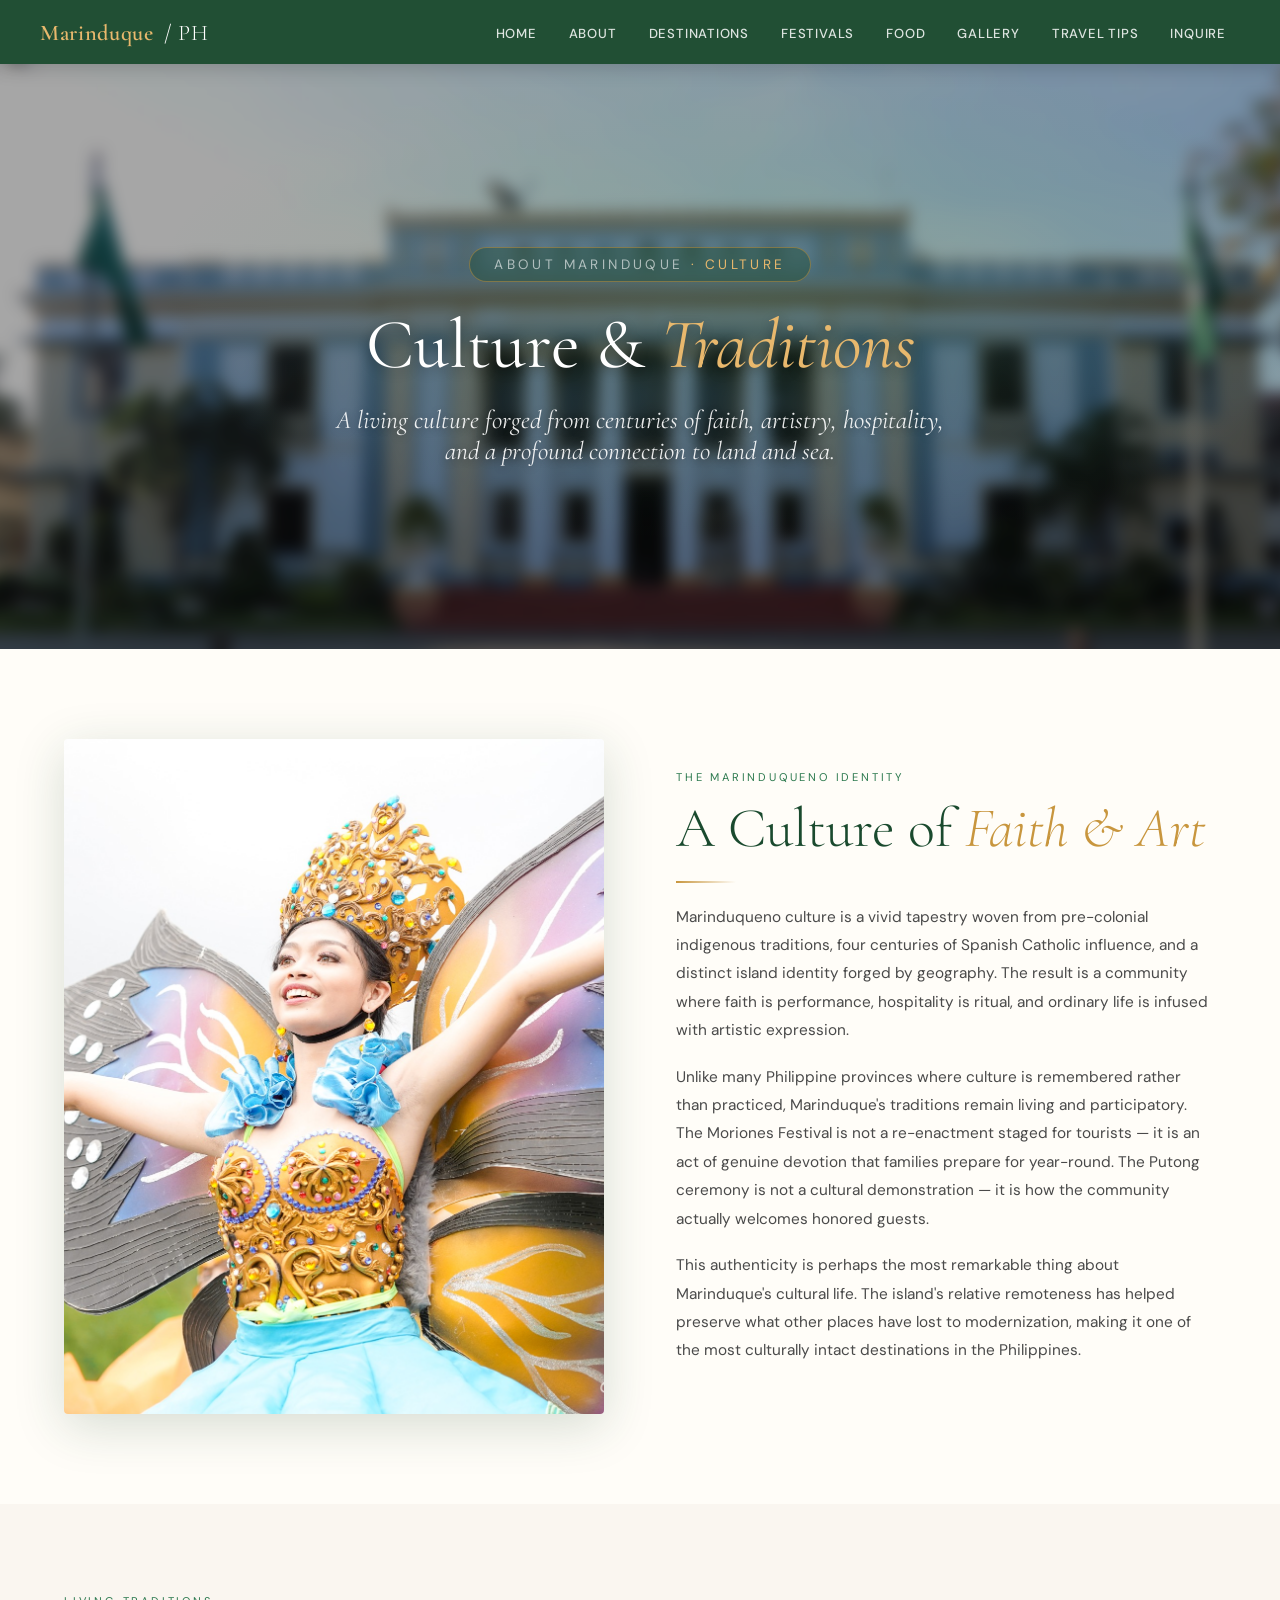
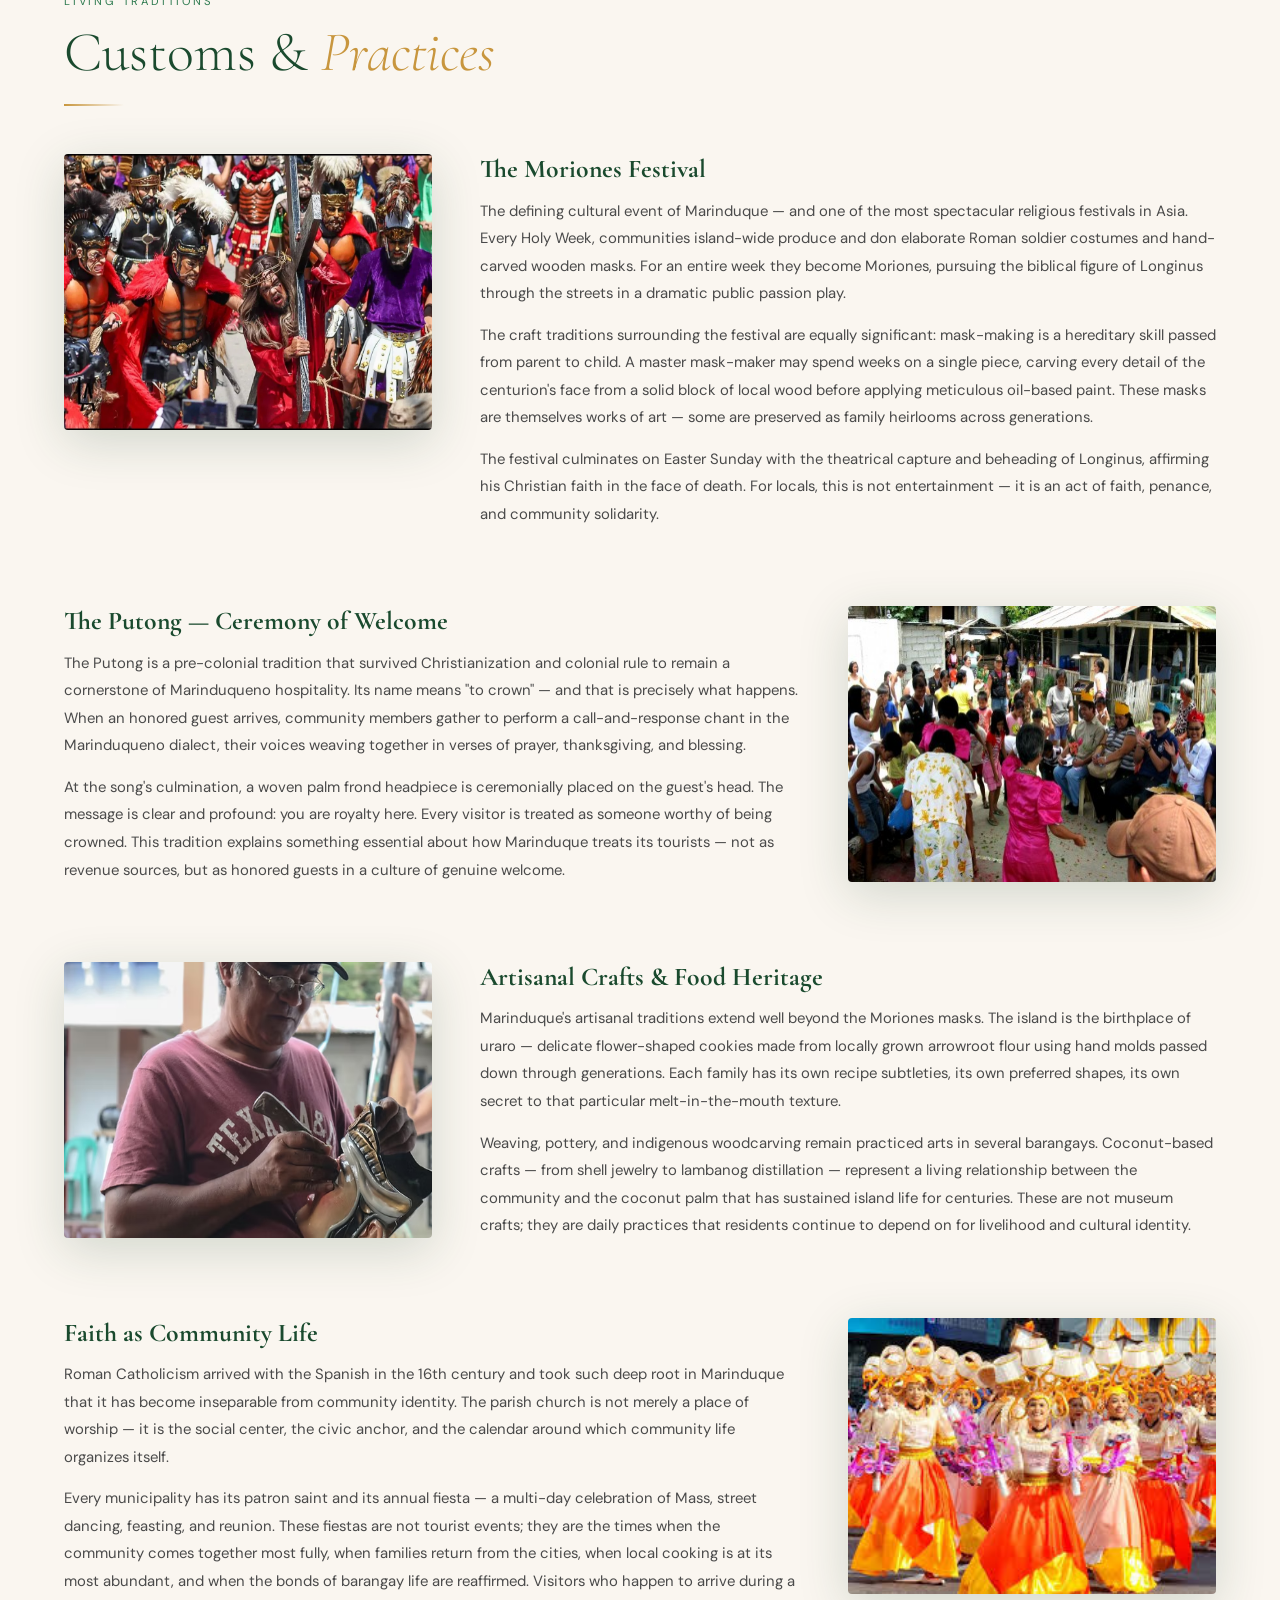
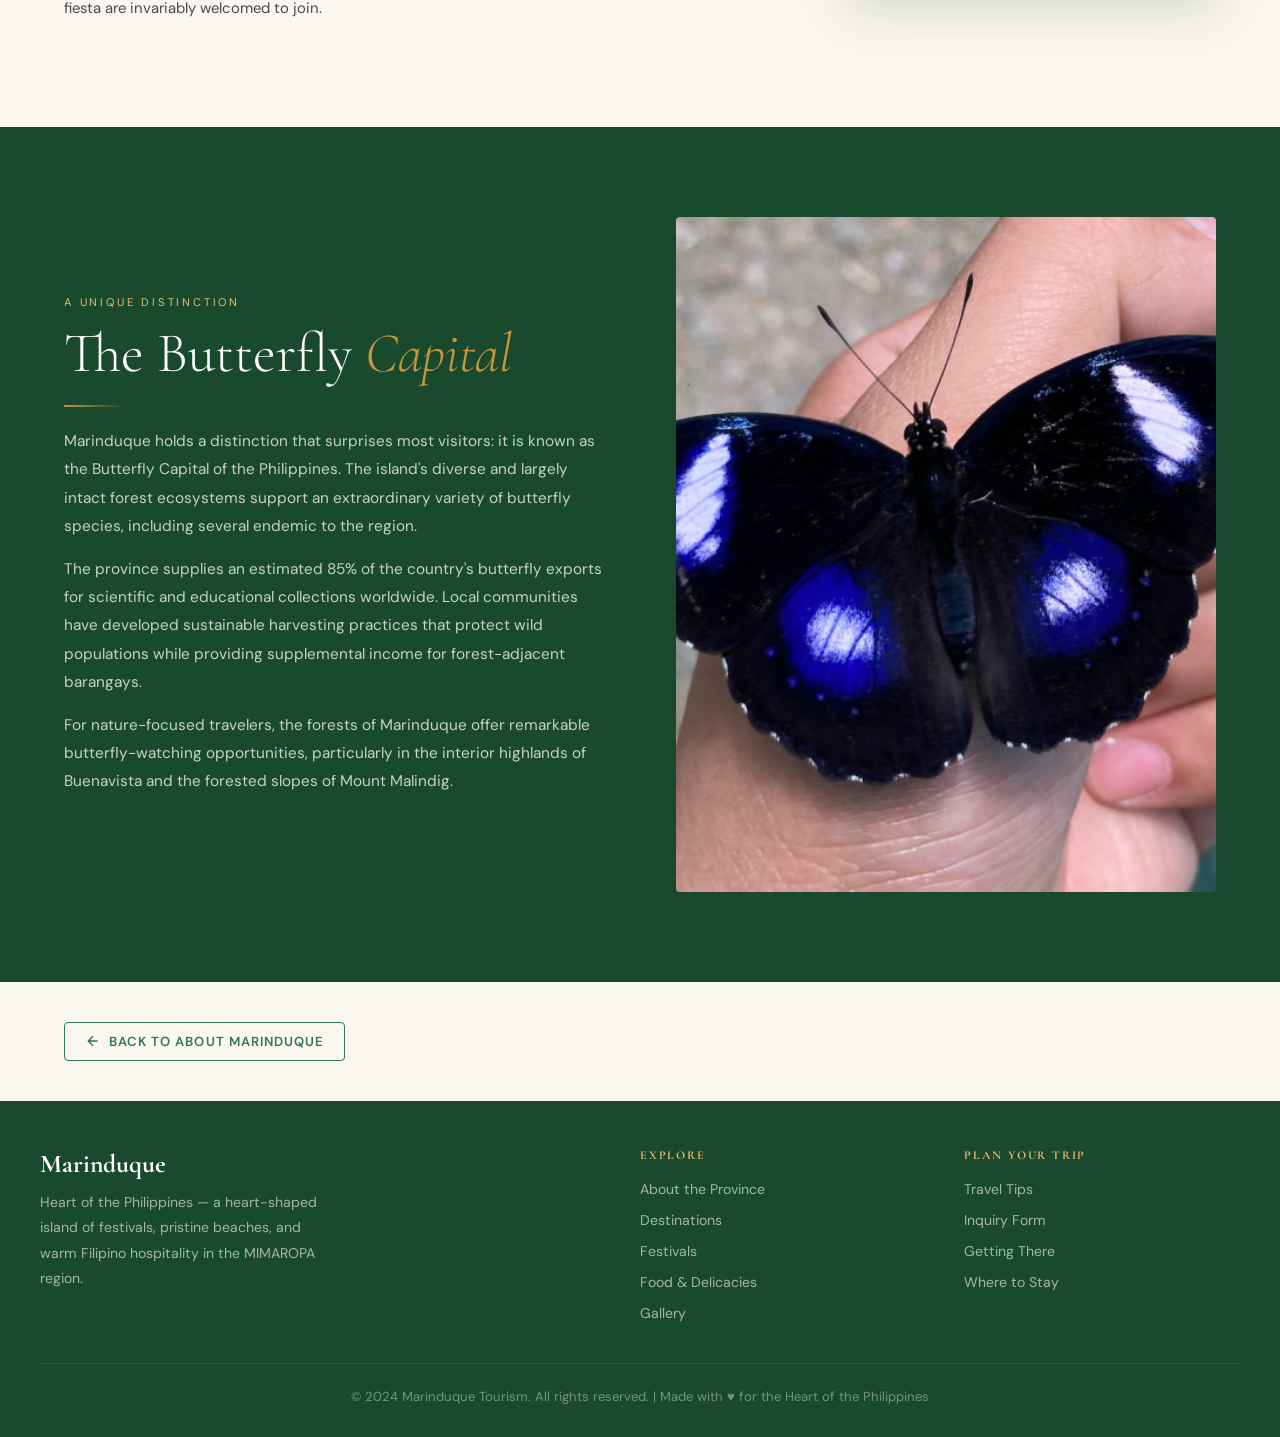
<file: culture.html>
<!doctype html>
<html lang="en">
  <head>
    <meta charset="UTF-8" />
    <meta name="viewport" content="width=device-width, initial-scale=1.0" />
    <title>Culture & Traditions — About Marinduque</title>
    <link
      href="https://fonts.googleapis.com/css2?family=Cormorant+Garamond:ital,wght@0,300;0,400;0,600;0,700;1,300;1,400&family=DM+Sans:wght@300;400;500;600&display=swap"
      rel="stylesheet"
    />
    <link rel="stylesheet" href="css/general.css" />
    <link rel="stylesheet" href="css/about-sub.css" />
  </head>
  <body>
    <div id="nav-placeholder"></div>

    <div class="page-main">
      <div
        class="page-hero"
        style="
          background: linear-gradient(
            160deg,
            #2a1a3a 0%,
            #180d25 60%,
            #2a1a40 100%
          );
        "
      >
        <div class="page-hero-dots"></div>
        <div class="page-hero-content">
          <span class="page-hero-eyebrow"
            ><a href="about.html" class="hero-breadcrumb">About Marinduque</a> ·
            Culture</span
          >
          <h1>Culture &amp; <em>Traditions</em></h1>
          <p>
            A living culture forged from centuries of faith, artistry,
            hospitality, and a profound connection to land and sea.
          </p>
        </div>
      </div>

      <!-- OVERVIEW -->
      <section class="sub-section bg-warm">
        <div class="container sub-grid">
          <div class="sub-img-wrap fade-in">
            <img
              src="images/bila_bila.png"
              alt="Marinduque's vibrant Moriones Festival"
              class="sub-img"
            />
          </div>
          <div class="sub-text fade-in">
            <span class="section-label">The Marinduqueno Identity</span>
            <h2 class="section-title">A Culture of <em>Faith &amp; Art</em></h2>
            <div class="divider"></div>
            <p>
              Marinduqueno culture is a vivid tapestry woven from pre-colonial
              indigenous traditions, four centuries of Spanish Catholic
              influence, and a distinct island identity forged by geography. The
              result is a community where faith is performance, hospitality is
              ritual, and ordinary life is infused with artistic expression.
            </p>
            <p>
              Unlike many Philippine provinces where culture is remembered
              rather than practiced, Marinduque's traditions remain living and
              participatory. The Moriones Festival is not a re-enactment staged
              for tourists — it is an act of genuine devotion that families
              prepare for year-round. The Putong ceremony is not a cultural
              demonstration — it is how the community actually welcomes honored
              guests.
            </p>
            <p>
              This authenticity is perhaps the most remarkable thing about
              Marinduque's cultural life. The island's relative remoteness has
              helped preserve what other places have lost to modernization,
              making it one of the most culturally intact destinations in the
              Philippines.
            </p>
          </div>
        </div>
      </section>

      <!-- TRADITIONS -->
      <section class="sub-section bg-cream">
        <div class="container">
          <span class="section-label">Living Traditions</span>
          <h2 class="section-title">Customs &amp; <em>Practices</em></h2>
          <div class="divider"></div>
          <div class="culture-blocks">
            <div class="culture-block fade-in">
              <img
                src="images/moriones_festival.png"
                alt="Marinduque's Moriones Festival — local participants in costume"
                class="culture-block-img"
              />
              <div class="culture-block-text">
                <h3>The Moriones Festival</h3>
                <p>
                  The defining cultural event of Marinduque — and one of the
                  most spectacular religious festivals in Asia. Every Holy Week,
                  communities island-wide produce and don elaborate Roman
                  soldier costumes and hand-carved wooden masks. For an entire
                  week they become Moriones, pursuing the biblical figure of
                  Longinus through the streets in a dramatic public passion
                  play.
                </p>
                <p>
                  The craft traditions surrounding the festival are equally
                  significant: mask-making is a hereditary skill passed from
                  parent to child. A master mask-maker may spend weeks on a
                  single piece, carving every detail of the centurion's face
                  from a solid block of local wood before applying meticulous
                  oil-based paint. These masks are themselves works of art —
                  some are preserved as family heirlooms across generations.
                </p>
                <p>
                  The festival culminates on Easter Sunday with the theatrical
                  capture and beheading of Longinus, affirming his Christian
                  faith in the face of death. For locals, this is not
                  entertainment — it is an act of faith, penance, and community
                  solidarity.
                </p>
              </div>
            </div>

            <div class="culture-block fade-in">
              <img
                src="images/putong.png"
                alt="Putong ceremony"
                class="culture-block-img"
              />
              <div class="culture-block-text">
                <h3>The Putong — Ceremony of Welcome</h3>
                <p>
                  The Putong is a pre-colonial tradition that survived
                  Christianization and colonial rule to remain a cornerstone of
                  Marinduqueno hospitality. Its name means "to crown" — and that
                  is precisely what happens. When an honored guest arrives,
                  community members gather to perform a call-and-response chant
                  in the Marinduqueno dialect, their voices weaving together in
                  verses of prayer, thanksgiving, and blessing.
                </p>
                <p>
                  At the song's culmination, a woven palm frond headpiece is
                  ceremonially placed on the guest's head. The message is clear
                  and profound: you are royalty here. Every visitor is treated
                  as someone worthy of being crowned. This tradition explains
                  something essential about how Marinduque treats its tourists —
                  not as revenue sources, but as honored guests in a culture of
                  genuine welcome.
                </p>
              </div>
            </div>

            <div class="culture-block fade-in">
              <img
                src="images/carve.png"
                alt="Carver working on a traditional wooden mask for the Moriones Festival"
                class="culture-block-img"
              />
              <div class="culture-block-text">
                <h3>Artisanal Crafts & Food Heritage</h3>
                <p>
                  Marinduque's artisanal traditions extend well beyond the
                  Moriones masks. The island is the birthplace of uraro —
                  delicate flower-shaped cookies made from locally grown
                  arrowroot flour using hand molds passed down through
                  generations. Each family has its own recipe subtleties, its
                  own preferred shapes, its own secret to that particular
                  melt-in-the-mouth texture.
                </p>
                <p>
                  Weaving, pottery, and indigenous woodcarving remain practiced
                  arts in several barangays. Coconut-based crafts — from shell
                  jewelry to lambanog distillation — represent a living
                  relationship between the community and the coconut palm that
                  has sustained island life for centuries. These are not museum
                  crafts; they are daily practices that residents continue to
                  depend on for livelihood and cultural identity.
                </p>
              </div>
            </div>

            <div class="culture-block fade-in">
              <img
                src="images/festival2.png"
                alt="festivals in Marinduque"
                class="culture-block-img"
              />
              <div class="culture-block-text">
                <h3>Faith as Community Life</h3>
                <p>
                  Roman Catholicism arrived with the Spanish in the 16th century
                  and took such deep root in Marinduque that it has become
                  inseparable from community identity. The parish church is not
                  merely a place of worship — it is the social center, the civic
                  anchor, and the calendar around which community life organizes
                  itself.
                </p>
                <p>
                  Every municipality has its patron saint and its annual fiesta
                  — a multi-day celebration of Mass, street dancing, feasting,
                  and reunion. These fiestas are not tourist events; they are
                  the times when the community comes together most fully, when
                  families return from the cities, when local cooking is at its
                  most abundant, and when the bonds of barangay life are
                  reaffirmed. Visitors who happen to arrive during a fiesta are
                  invariably welcomed to join.
                </p>
              </div>
            </div>
          </div>
        </div>
      </section>

      <!-- BUTTERFLY CAPITAL -->
      <section class="sub-section bg-green">
        <div class="container sub-grid">
          <div class="sub-text fade-in">
            <span class="section-label" style="color: var(--gold-light)"
              >A Unique Distinction</span
            >
            <h2 class="section-title" style="color: white">
              The Butterfly <em>Capital</em>
            </h2>
            <div class="divider"></div>
            <p
              style="
                color: rgba(255, 255, 255, 0.75);
                line-height: 1.85;
                margin-bottom: 14px;
              "
            >
              Marinduque holds a distinction that surprises most visitors: it is
              known as the Butterfly Capital of the Philippines. The island's
              diverse and largely intact forest ecosystems support an
              extraordinary variety of butterfly species, including several
              endemic to the region.
            </p>
            <p
              style="
                color: rgba(255, 255, 255, 0.75);
                line-height: 1.85;
                margin-bottom: 14px;
              "
            >
              The province supplies an estimated 85% of the country's butterfly
              exports for scientific and educational collections worldwide.
              Local communities have developed sustainable harvesting practices
              that protect wild populations while providing supplemental income
              for forest-adjacent barangays.
            </p>
            <p style="color: rgba(255, 255, 255, 0.75); line-height: 1.85">
              For nature-focused travelers, the forests of Marinduque offer
              remarkable butterfly-watching opportunities, particularly in the
              interior highlands of Buenavista and the forested slopes of Mount
              Malindig.
            </p>
          </div>
          <div class="sub-img-wrap fade-in">
            <img
              src="images/butterfly.png"
              alt="Marinduque's butterfly diversity — a vibrant butterfly perched on a leaf in Marinduque's forest"
              class="sub-img"
            />
          </div>
        </div>
      </section>

      <section class="sub-section bg-cream" style="padding: 40px">
        <div class="container">
          <a href="about.html" class="btn-back">
            <svg
              width="16"
              height="16"
              viewBox="0 0 24 24"
              fill="none"
              stroke="currentColor"
              stroke-width="2"
            >
              <path d="M19 12H5M12 5l-7 7 7 7" />
            </svg>
            Back to About Marinduque
          </a>
        </div>
      </section>
    </div>

    <div id="footer-placeholder"></div>
    <script src="js/main.js"></script>
  </body>
</html>
</file>
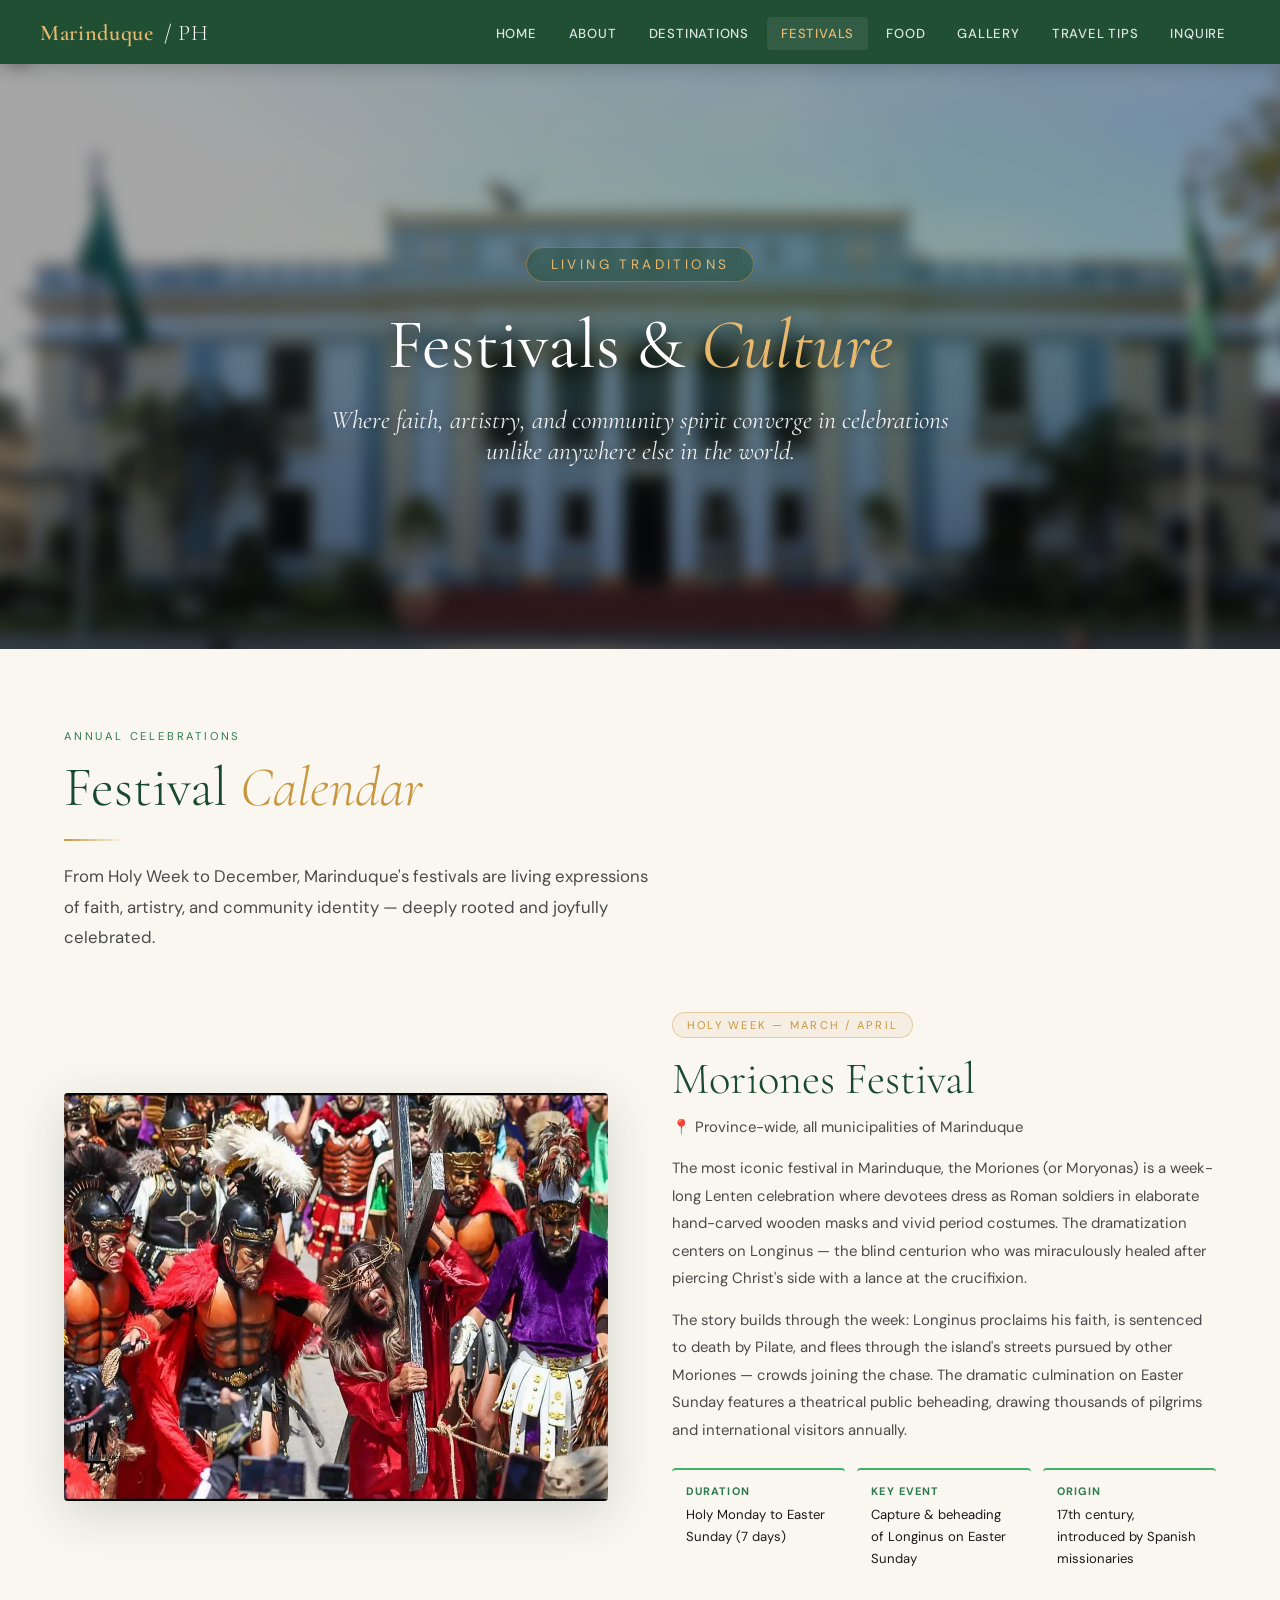
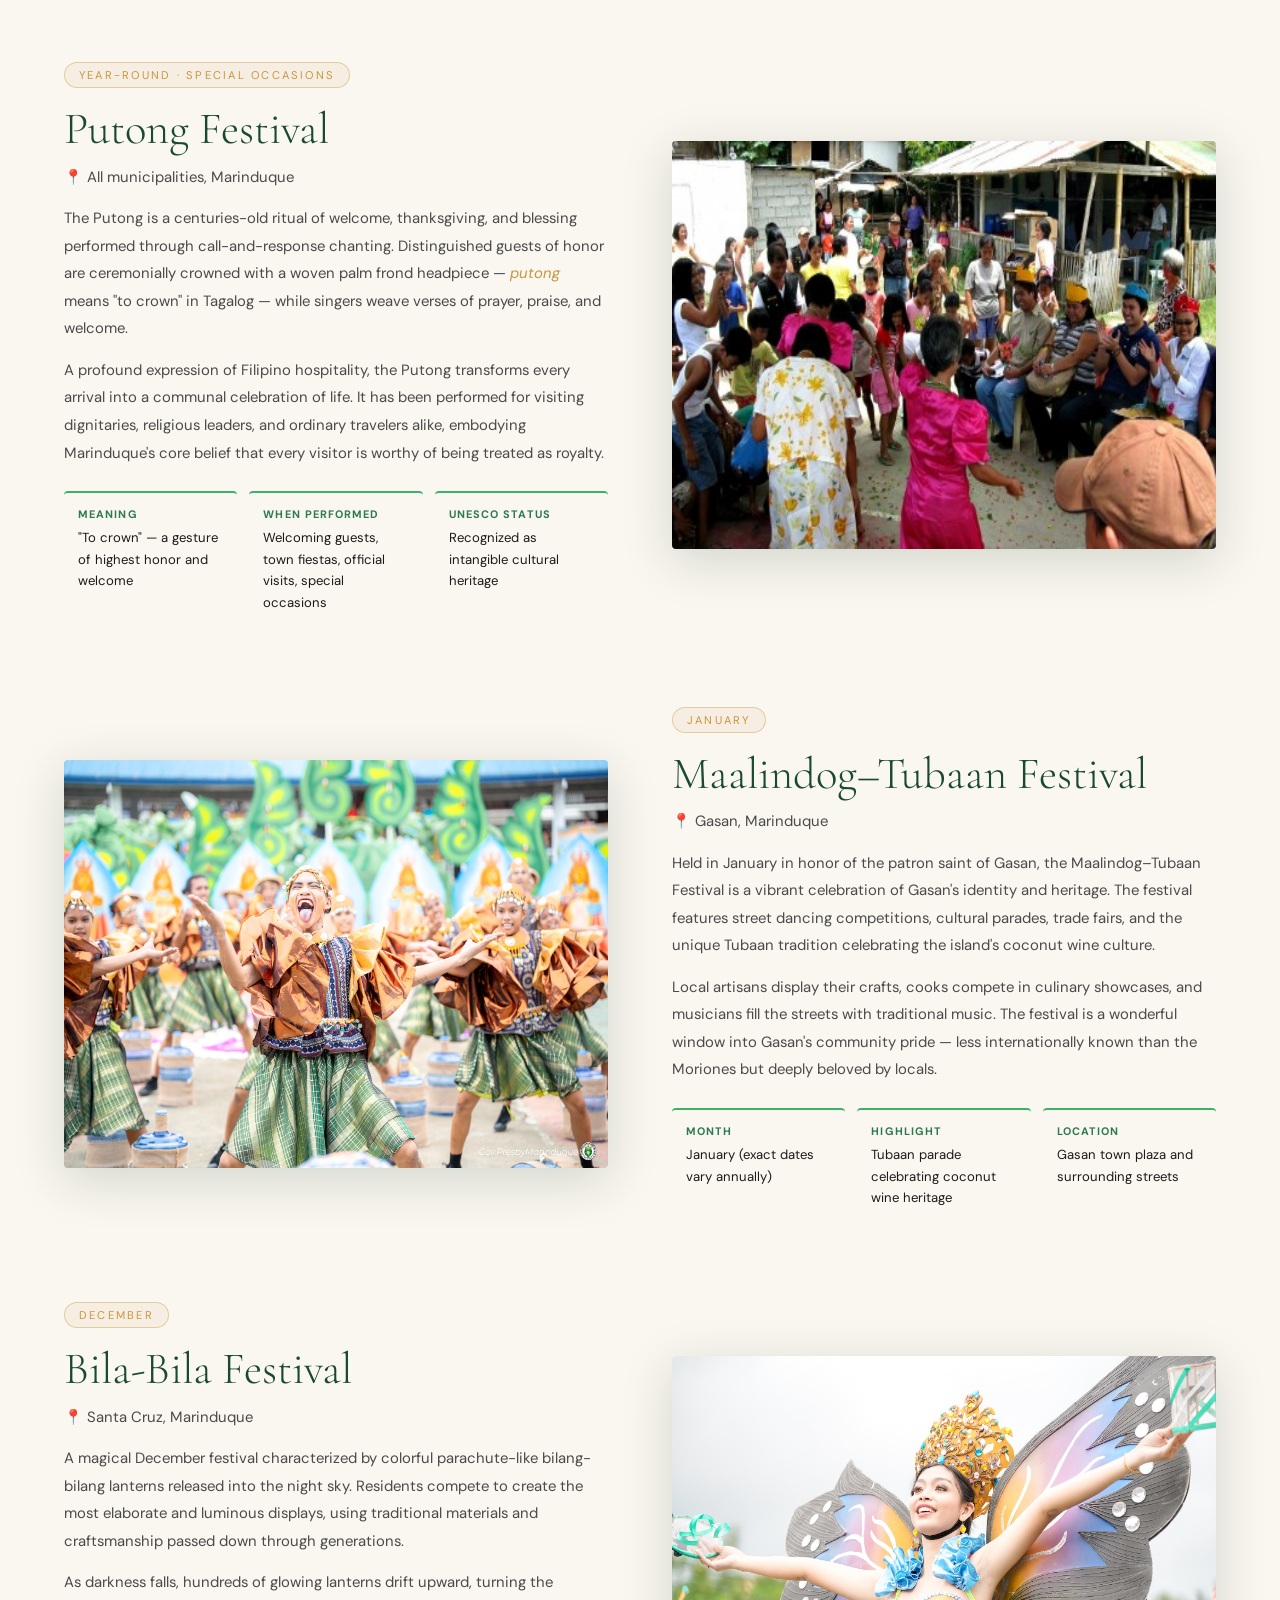
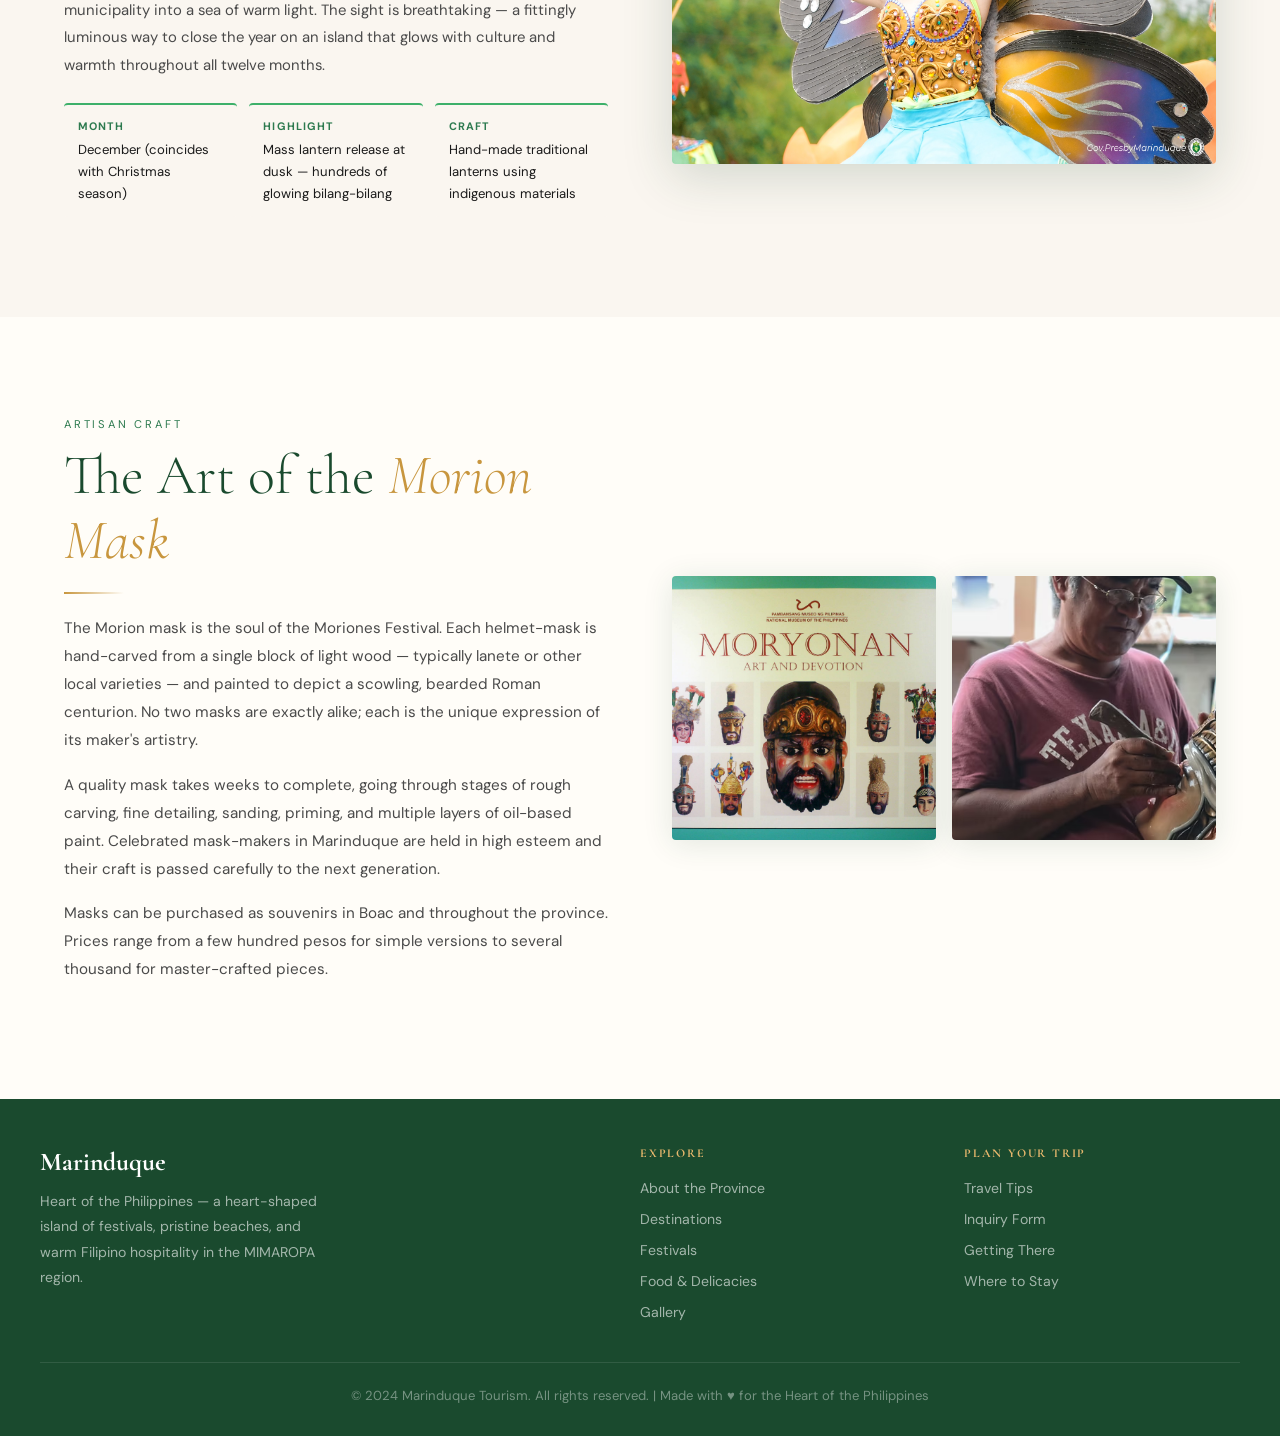
<file: festivals.html>
<!doctype html>
<html lang="en">
  <head>
    <meta charset="UTF-8" />
    <meta name="viewport" content="width=device-width, initial-scale=1.0" />
    <title>Festivals & Culture — Marinduque</title>
    <link
      href="https://fonts.googleapis.com/css2?family=Cormorant+Garamond:ital,wght@0,300;0,400;0,600;0,700;1,300;1,400&family=DM+Sans:wght@300;400;500;600&display=swap"
      rel="stylesheet"
    />
    <link rel="stylesheet" href="css/general.css" />
    <link rel="stylesheet" href="css/festivals.css" />
  </head>
  <body>
    <div id="nav-placeholder"></div>

    <div class="page-main">
      <div
        class="page-hero"
        style="
          background: linear-gradient(
            160deg,
            #1a3a4a 0%,
            #0d2030 60%,
            #1a4a5c 100%
          );
        "
      >
        <div class="page-hero-dots"></div>
        <div class="page-hero-content">
          <span class="page-hero-eyebrow">Living Traditions</span>
          <h1>Festivals &amp; <em>Culture</em></h1>
          <p>
            Where faith, artistry, and community spirit converge in celebrations
            unlike anywhere else in the world.
          </p>
        </div>
      </div>

      <!-- FESTIVALS SECTION -->
      <section class="festivals-section">
        <div class="container">
          <span class="section-label">Annual Celebrations</span>
          <h2 class="section-title">Festival <em>Calendar</em></h2>
          <div class="divider"></div>
          <p class="section-lead">
            From Holy Week to December, Marinduque's festivals are living
            expressions of faith, artistry, and community identity — deeply
            rooted and joyfully celebrated.
          </p>

          <div class="festival-list">
            <!-- MORIONES -->
            <div class="festival-feature fade-in">
              <img
                src="images/moriones_festival.png"
                alt="Moriones Festival street scene with Morion costumes and masks"
                class="festival-img"
              />
              <div class="festival-content">
                <span class="fest-month">Holy Week — March / April</span>
                <h2>Moriones Festival</h2>
                <p class="fest-location">
                  📍 Province-wide, all municipalities of Marinduque
                </p>
                <p>
                  The most iconic festival in Marinduque, the Moriones (or
                  Moryonas) is a week-long Lenten celebration where devotees
                  dress as Roman soldiers in elaborate hand-carved wooden masks
                  and vivid period costumes. The dramatization centers on
                  Longinus — the blind centurion who was miraculously healed
                  after piercing Christ's side with a lance at the crucifixion.
                </p>
                <p>
                  The story builds through the week: Longinus proclaims his
                  faith, is sentenced to death by Pilate, and flees through the
                  island's streets pursued by other Moriones — crowds joining
                  the chase. The dramatic culmination on Easter Sunday features
                  a theatrical public beheading, drawing thousands of pilgrims
                  and international visitors annually.
                </p>
                <div class="fest-highlights">
                  <div class="fest-highlight-item">
                    <strong>Duration</strong>
                    <span>Holy Monday to Easter Sunday (7 days)</span>
                  </div>
                  <div class="fest-highlight-item">
                    <strong>Key Event</strong>
                    <span
                      >Capture & beheading of Longinus on Easter Sunday</span
                    >
                  </div>
                  <div class="fest-highlight-item">
                    <strong>Origin</strong>
                    <span
                      >17th century, introduced by Spanish missionaries</span
                    >
                  </div>
                </div>
              </div>
            </div>

            <!-- PUTONG -->
            <div class="festival-feature reverse fade-in">
              <img
                src="images/putong.png"
                alt="Putong Festival welcoming ceremony with woven palm headpieces"
                class="festival-img"
              />
              <div class="festival-content">
                <span class="fest-month">Year-round · Special Occasions</span>
                <h2>Putong Festival</h2>
                <p class="fest-location">📍 All municipalities, Marinduque</p>
                <p>
                  The Putong is a centuries-old ritual of welcome, thanksgiving,
                  and blessing performed through call-and-response chanting.
                  Distinguished guests of honor are ceremonially crowned with a
                  woven palm frond headpiece — <em>putong</em> means "to crown"
                  in Tagalog — while singers weave verses of prayer, praise, and
                  welcome.
                </p>
                <p>
                  A profound expression of Filipino hospitality, the Putong
                  transforms every arrival into a communal celebration of life.
                  It has been performed for visiting dignitaries, religious
                  leaders, and ordinary travelers alike, embodying Marinduque's
                  core belief that every visitor is worthy of being treated as
                  royalty.
                </p>
                <div class="fest-highlights">
                  <div class="fest-highlight-item">
                    <strong>Meaning</strong>
                    <span
                      >"To crown" — a gesture of highest honor and welcome</span
                    >
                  </div>
                  <div class="fest-highlight-item">
                    <strong>When Performed</strong>
                    <span
                      >Welcoming guests, town fiestas, official visits, special
                      occasions</span
                    >
                  </div>
                  <div class="fest-highlight-item">
                    <strong>UNESCO Status</strong>
                    <span>Recognized as intangible cultural heritage</span>
                  </div>
                </div>
              </div>
            </div>

            <!-- MAALINDOG -->
            <div class="festival-feature fade-in">
              <img
                src="images/maalindog.png"
                alt="Maalindog-Tubaan Festival street scene with dancers and Tubaan parade"
                class="festival-img"
              />
              <div class="festival-content">
                <span class="fest-month">January</span>
                <h2>Maalindog–Tubaan Festival</h2>
                <p class="fest-location">📍 Gasan, Marinduque</p>
                <p>
                  Held in January in honor of the patron saint of Gasan, the
                  Maalindog–Tubaan Festival is a vibrant celebration of Gasan's
                  identity and heritage. The festival features street dancing
                  competitions, cultural parades, trade fairs, and the unique
                  Tubaan tradition celebrating the island's coconut wine
                  culture.
                </p>
                <p>
                  Local artisans display their crafts, cooks compete in culinary
                  showcases, and musicians fill the streets with traditional
                  music. The festival is a wonderful window into Gasan's
                  community pride — less internationally known than the Moriones
                  but deeply beloved by locals.
                </p>
                <div class="fest-highlights">
                  <div class="fest-highlight-item">
                    <strong>Month</strong>
                    <span>January (exact dates vary annually)</span>
                  </div>
                  <div class="fest-highlight-item">
                    <strong>Highlight</strong>
                    <span>Tubaan parade celebrating coconut wine heritage</span>
                  </div>
                  <div class="fest-highlight-item">
                    <strong>Location</strong>
                    <span>Gasan town plaza and surrounding streets</span>
                  </div>
                </div>
              </div>
            </div>

            <!-- BILA-BILA -->
            <div class="festival-feature reverse fade-in">
              <img
                src="images/bila_bila.png"
                alt="Bila-Bila Festival lanterns floating in the night sky over Santa Cruz"
                class="festival-img"
              />
              <div class="festival-content">
                <span class="fest-month">December</span>
                <h2>Bila-Bila Festival</h2>
                <p class="fest-location">📍 Santa Cruz, Marinduque</p>
                <p>
                  A magical December festival characterized by colorful
                  parachute-like bilang-bilang lanterns released into the night
                  sky. Residents compete to create the most elaborate and
                  luminous displays, using traditional materials and
                  craftsmanship passed down through generations.
                </p>
                <p>
                  As darkness falls, hundreds of glowing lanterns drift upward,
                  turning the municipality into a sea of warm light. The sight
                  is breathtaking — a fittingly luminous way to close the year
                  on an island that glows with culture and warmth throughout all
                  twelve months.
                </p>
                <div class="fest-highlights">
                  <div class="fest-highlight-item">
                    <strong>Month</strong>
                    <span>December (coincides with Christmas season)</span>
                  </div>
                  <div class="fest-highlight-item">
                    <strong>Highlight</strong>
                    <span
                      >Mass lantern release at dusk — hundreds of glowing
                      bilang-bilang</span
                    >
                  </div>
                  <div class="fest-highlight-item">
                    <strong>Craft</strong>
                    <span
                      >Hand-made traditional lanterns using indigenous
                      materials</span
                    >
                  </div>
                </div>
              </div>
            </div>
          </div>
        </div>
      </section>

      <!-- MORION MASKS -->
      <section class="masks-section">
        <div class="container masks-inner">
          <div class="masks-text fade-in">
            <span class="section-label">Artisan Craft</span>
            <h2 class="section-title">The Art of the <em>Morion Mask</em></h2>
            <div class="divider"></div>
            <p>
              The Morion mask is the soul of the Moriones Festival. Each
              helmet-mask is hand-carved from a single block of light wood —
              typically lanete or other local varieties — and painted to depict
              a scowling, bearded Roman centurion. No two masks are exactly
              alike; each is the unique expression of its maker's artistry.
            </p>
            <p>
              A quality mask takes weeks to complete, going through stages of
              rough carving, fine detailing, sanding, priming, and multiple
              layers of oil-based paint. Celebrated mask-makers in Marinduque
              are held in high esteem and their craft is passed carefully to the
              next generation.
            </p>
            <p>
              Masks can be purchased as souvenirs in Boac and throughout the
              province. Prices range from a few hundred pesos for simple
              versions to several thousand for master-crafted pieces.
            </p>
          </div>

          <!-- UPDATED IMAGE CONTAINER -->
          <div class="masks-imgs fade-in">
            <img
              src="images/masks.png"
              alt="Close-up of finished Morion mask showing detailed paint and carving"
              class="mask-img"
            />
            <img
              src="images/carve.png"
              alt="Artisan carving a Morion mask from a raw wood block"
              class="mask-img"
            />
          </div>
        </div>
      </section>
    </div>

    <div id="footer-placeholder"></div>
    <script src="js/main.js"></script>
  </body>
</html>
</file>
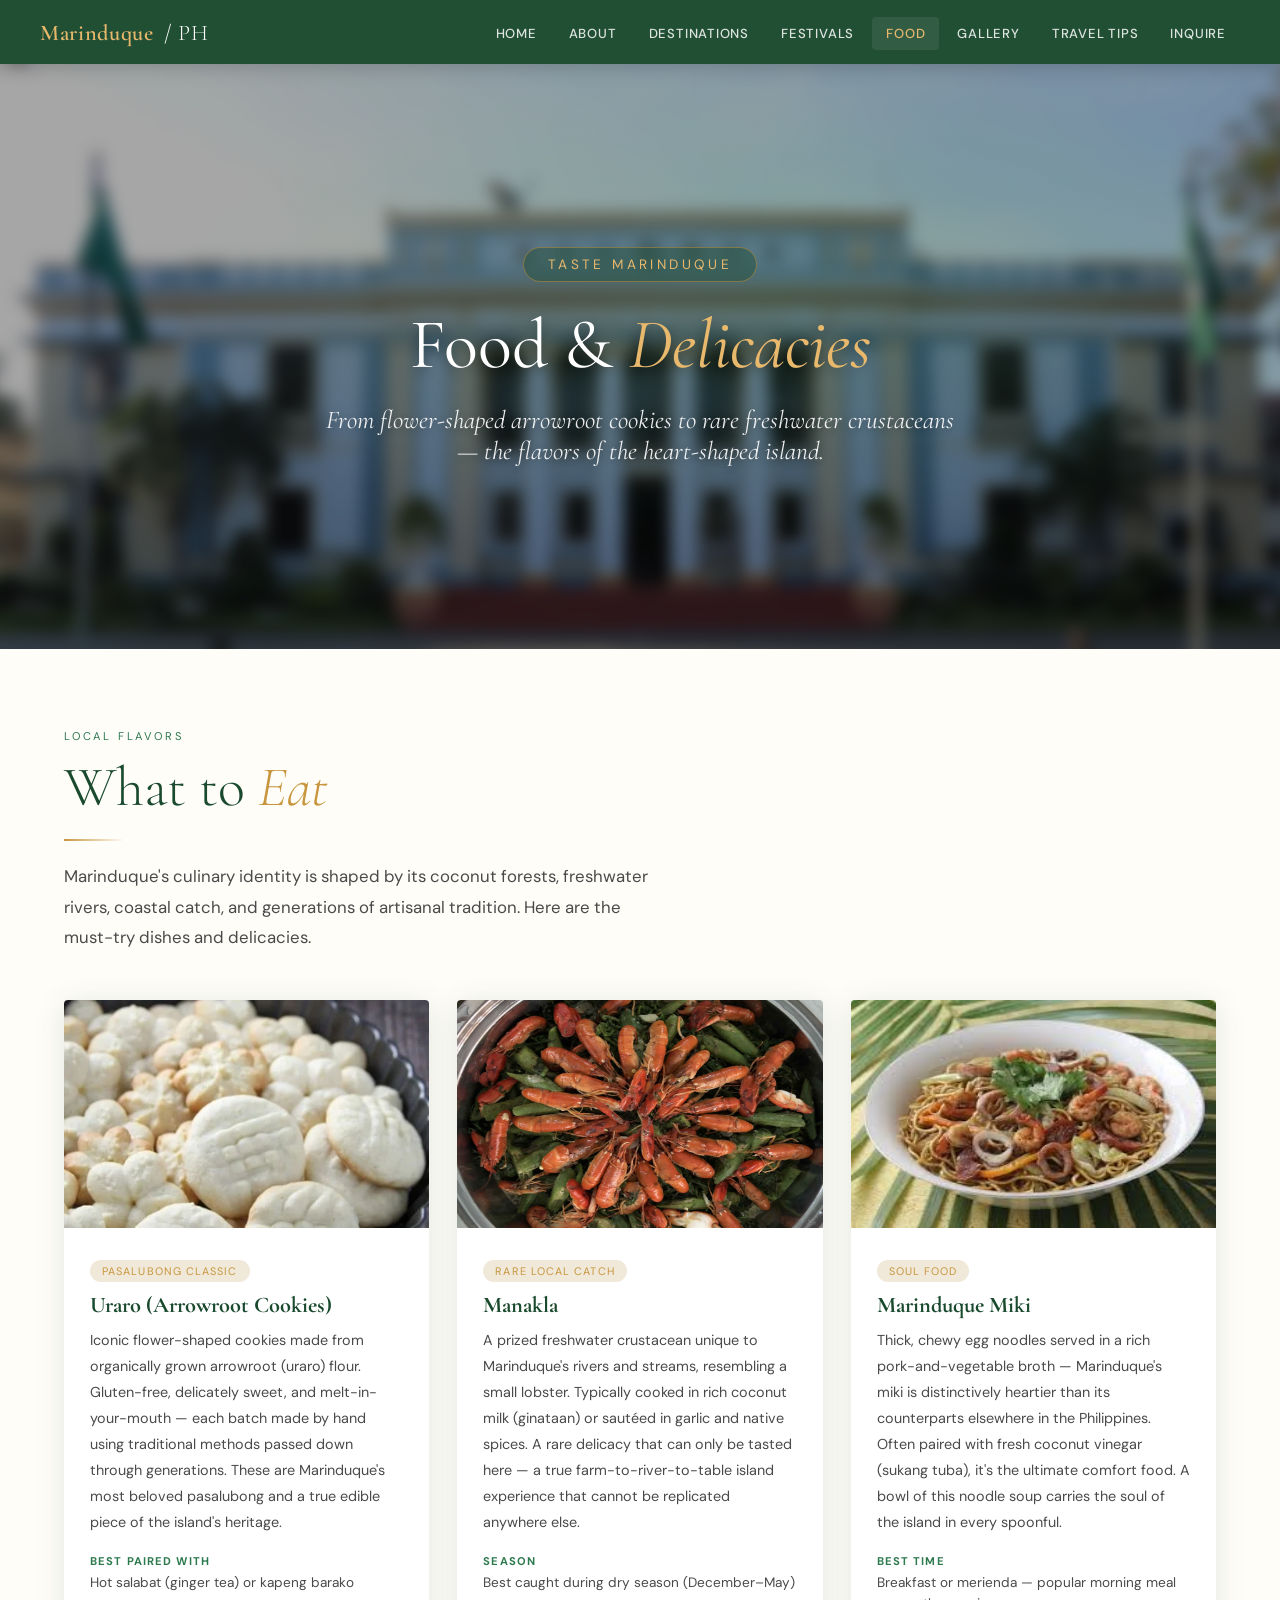
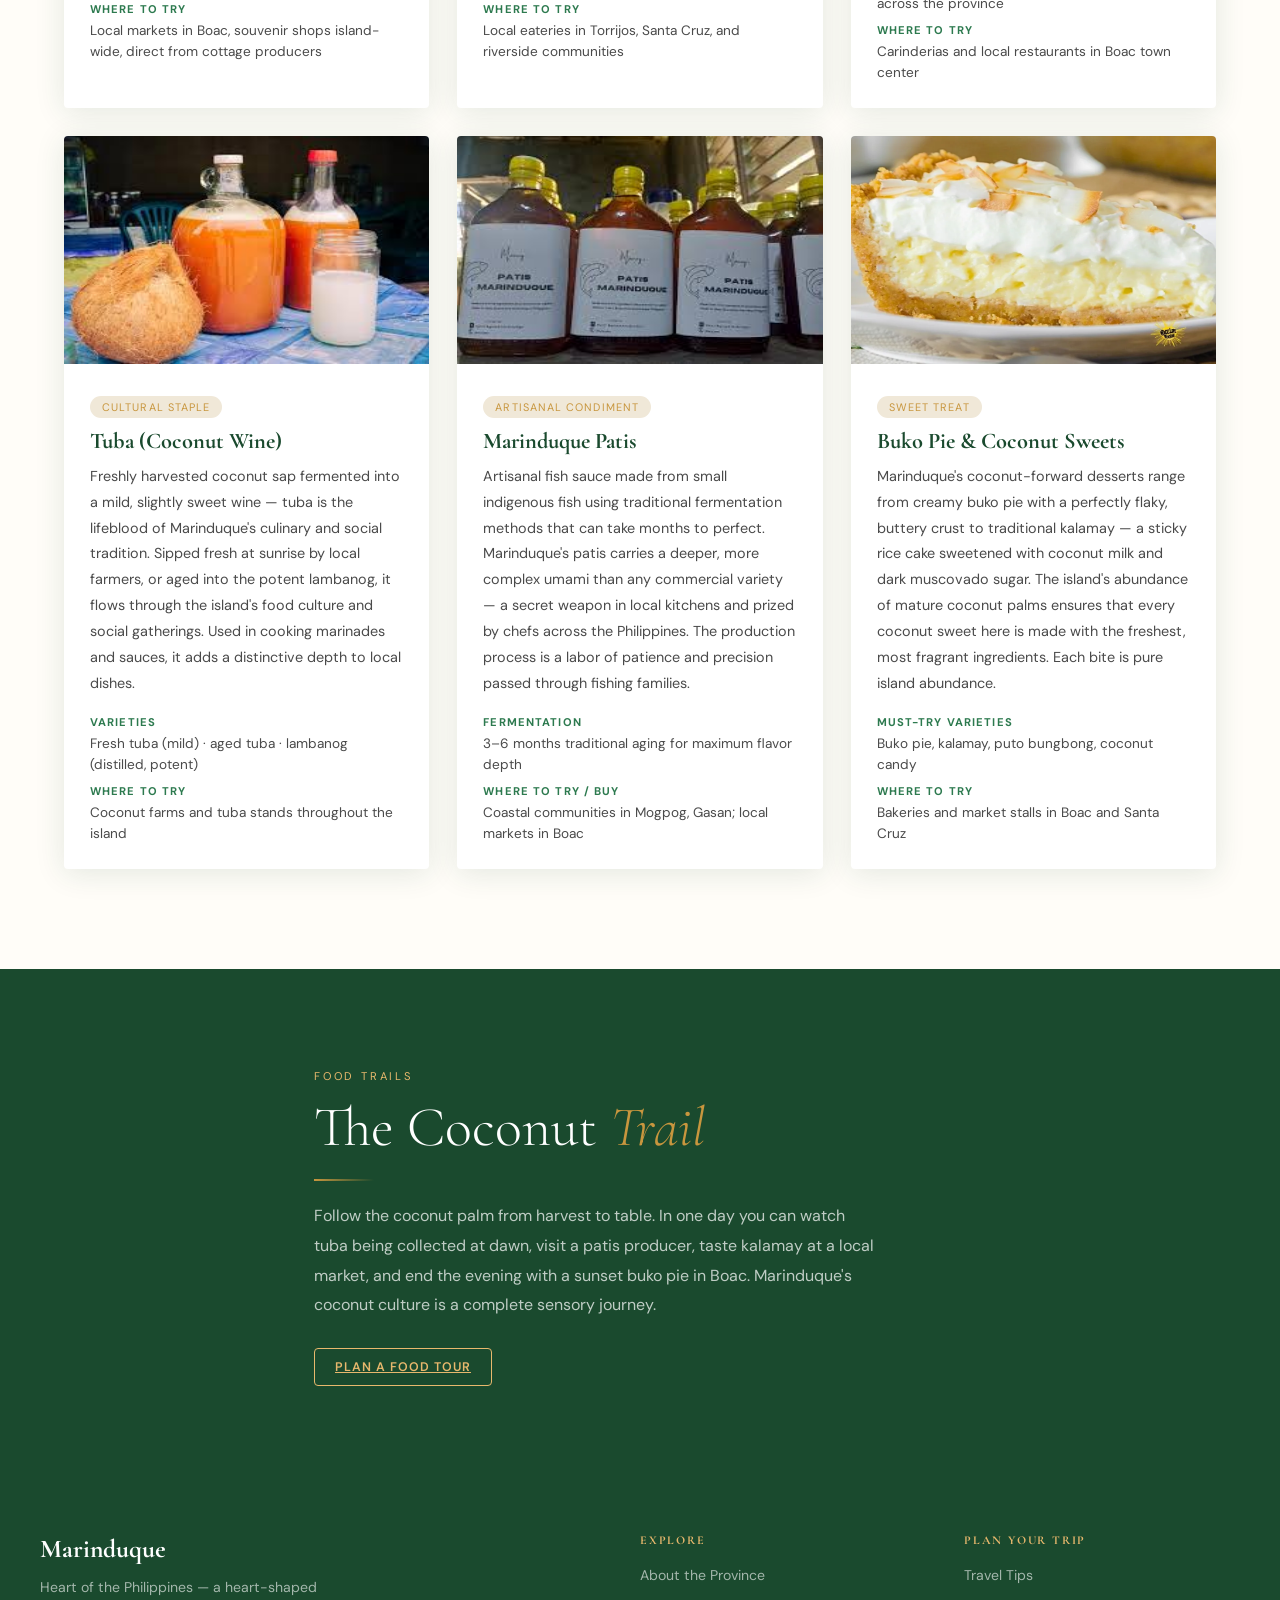
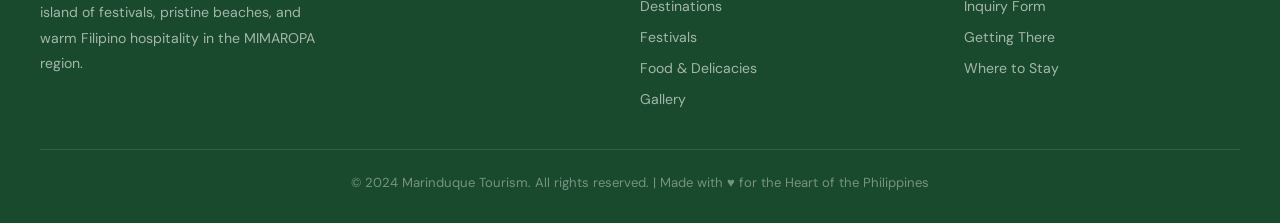
<file: food.html>
<!doctype html>
<html lang="en">
  <head>
    <meta charset="UTF-8" />
    <meta name="viewport" content="width=device-width, initial-scale=1.0" />
    <title>Food & Delicacies — Marinduque</title>
    <link
      href="https://fonts.googleapis.com/css2?family=Cormorant+Garamond:ital,wght@0,300;0,400;0,600;0,700;1,300;1,400&family=DM+Sans:wght@300;400;500;600&display=swap"
      rel="stylesheet"
    />
    <link rel="stylesheet" href="css/general.css" />
    <link rel="stylesheet" href="css/food.css" />
  </head>
  <body>
    <div id="nav-placeholder"></div>

    <div class="page-main">
      <div
        class="page-hero"
        style="
          background: linear-gradient(
            160deg,
            #3a2a1a 0%,
            #201508 60%,
            #3a2e1a 100%
          );
        "
      >
        <div class="page-hero-dots"></div>
        <div class="page-hero-content">
          <span class="page-hero-eyebrow">Taste Marinduque</span>
          <h1>Food &amp; <em>Delicacies</em></h1>
          <p>
            From flower-shaped arrowroot cookies to rare freshwater crustaceans
            — the flavors of the heart-shaped island.
          </p>
        </div>
      </div>

      <section class="food-section">
        <div class="container">
          <span class="section-label">Local Flavors</span>
          <h2 class="section-title">What to <em>Eat</em></h2>
          <div class="divider"></div>
          <p class="section-lead">
            Marinduque's culinary identity is shaped by its coconut forests,
            freshwater rivers, coastal catch, and generations of artisanal
            tradition. Here are the must-try dishes and delicacies.
          </p>

          <div class="food-grid">
            <div class="food-card fade-in">
              <img
                src="images/uraro.png"
                alt="Flower-shaped uraro cookies in a basket"
                class="food-img"
              />
              <div class="food-body">
                <span class="food-tag">Pasalubong Classic</span>
                <h3>Uraro (Arrowroot Cookies)</h3>
                <p>
                  Iconic flower-shaped cookies made from organically grown
                  arrowroot (uraro) flour. Gluten-free, delicately sweet, and
                  melt-in-your-mouth — each batch made by hand using traditional
                  methods passed down through generations. These are
                  Marinduque's most beloved pasalubong and a true edible piece
                  of the island's heritage.
                </p>
                <div class="food-meta">
                  <div>
                    <strong>Best Paired With</strong>
                    <span>Hot salabat (ginger tea) or kapeng barako</span>
                  </div>
                  <div>
                    <strong>Where to Try</strong>
                    <span
                      >Local markets in Boac, souvenir shops island-wide, direct
                      from cottage producers</span
                    >
                  </div>
                </div>
              </div>
            </div>

            <div class="food-card fade-in">
              <img
                src="images/manakla.png"
                alt="Cooked manakla crustacean dish in a bowl"
                class="food-img"
              />
              <div class="food-body">
                <span class="food-tag">Rare Local Catch</span>
                <h3>Manakla</h3>
                <p>
                  A prized freshwater crustacean unique to Marinduque's rivers
                  and streams, resembling a small lobster. Typically cooked in
                  rich coconut milk (ginataan) or sautéed in garlic and native
                  spices. A rare delicacy that can only be tasted here — a true
                  farm-to-river-to-table island experience that cannot be
                  replicated anywhere else.
                </p>
                <div class="food-meta">
                  <div>
                    <strong>Season</strong>
                    <span>Best caught during dry season (December–May)</span>
                  </div>
                  <div>
                    <strong>Where to Try</strong>
                    <span
                      >Local eateries in Torrijos, Santa Cruz, and riverside
                      communities</span
                    >
                  </div>
                </div>
              </div>
            </div>

            <div class="food-card fade-in">
              <img
                src="images/miki.png"
                alt="Bowl of Marinduque miki noodle soup"
                class="food-img"
              />
              <div class="food-body">
                <span class="food-tag">Soul Food</span>
                <h3>Marinduque Miki</h3>
                <p>
                  Thick, chewy egg noodles served in a rich pork-and-vegetable
                  broth — Marinduque's miki is distinctively heartier than its
                  counterparts elsewhere in the Philippines. Often paired with
                  fresh coconut vinegar (sukang tuba), it's the ultimate comfort
                  food. A bowl of this noodle soup carries the soul of the
                  island in every spoonful.
                </p>
                <div class="food-meta">
                  <div>
                    <strong>Best Time</strong>
                    <span
                      >Breakfast or merienda — popular morning meal across the
                      province</span
                    >
                  </div>
                  <div>
                    <strong>Where to Try</strong>
                    <span
                      >Carinderias and local restaurants in Boac town
                      center</span
                    >
                  </div>
                </div>
              </div>
            </div>

            <div class="food-card fade-in">
              <img
                src="images/tuba.png"
                alt="Tuba (coconut wine) in a glass and bottle"
                class="food-img"
              />
              <div class="food-body">
                <span class="food-tag">Cultural Staple</span>
                <h3>Tuba (Coconut Wine)</h3>
                <p>
                  Freshly harvested coconut sap fermented into a mild, slightly
                  sweet wine — tuba is the lifeblood of Marinduque's culinary
                  and social tradition. Sipped fresh at sunrise by local
                  farmers, or aged into the potent lambanog, it flows through
                  the island's food culture and social gatherings. Used in
                  cooking marinades and sauces, it adds a distinctive depth to
                  local dishes.
                </p>
                <div class="food-meta">
                  <div>
                    <strong>Varieties</strong>
                    <span
                      >Fresh tuba (mild) · aged tuba · lambanog (distilled,
                      potent)</span
                    >
                  </div>
                  <div>
                    <strong>Where to Try</strong>
                    <span
                      >Coconut farms and tuba stands throughout the island</span
                    >
                  </div>
                </div>
              </div>
            </div>

            <div class="food-card fade-in">
              <img
                src="images/patis.png"
                alt="Bottle of Marinduque patis (fish sauce)"
                class="food-img"
              />
              <div class="food-body">
                <span class="food-tag">Artisanal Condiment</span>
                <h3>Marinduque Patis</h3>
                <p>
                  Artisanal fish sauce made from small indigenous fish using
                  traditional fermentation methods that can take months to
                  perfect. Marinduque's patis carries a deeper, more complex
                  umami than any commercial variety — a secret weapon in local
                  kitchens and prized by chefs across the Philippines. The
                  production process is a labor of patience and precision passed
                  through fishing families.
                </p>
                <div class="food-meta">
                  <div>
                    <strong>Fermentation</strong>
                    <span
                      >3–6 months traditional aging for maximum flavor
                      depth</span
                    >
                  </div>
                  <div>
                    <strong>Where to Try / Buy</strong>
                    <span
                      >Coastal communities in Mogpog, Gasan; local markets in
                      Boac</span
                    >
                  </div>
                </div>
              </div>
            </div>

            <div class="food-card fade-in">
              <img
                src="images/buko_pie.png"
                alt="Slice of Marinduque buko pie on a plate"
                class="food-img"
              />
              <div class="food-body">
                <span class="food-tag">Sweet Treat</span>
                <h3>Buko Pie & Coconut Sweets</h3>
                <p>
                  Marinduque's coconut-forward desserts range from creamy buko
                  pie with a perfectly flaky, buttery crust to traditional
                  kalamay — a sticky rice cake sweetened with coconut milk and
                  dark muscovado sugar. The island's abundance of mature coconut
                  palms ensures that every coconut sweet here is made with the
                  freshest, most fragrant ingredients. Each bite is pure island
                  abundance.
                </p>
                <div class="food-meta">
                  <div>
                    <strong>Must-Try Varieties</strong>
                    <span>Buko pie, kalamay, puto bungbong, coconut candy</span>
                  </div>
                  <div>
                    <strong>Where to Try</strong>
                    <span
                      >Bakeries and market stalls in Boac and Santa Cruz</span
                    >
                  </div>
                </div>
              </div>
            </div>
          </div>
        </div>
      </section>

      <!-- FOOD EXPERIENCE BANNER -->
      <section class="food-banner">
        <div class="container food-banner-inner">
          <div class="fade-in">
            <span class="section-label" style="color: var(--gold-light)"
              >Food Trails</span
            >
            <h2 class="section-title" style="color: white">
              The Coconut <em>Trail</em>
            </h2>
            <div class="divider"></div>
            <p
              style="
                color: rgba(255, 255, 255, 0.72);
                line-height: 1.85;
                max-width: 560px;
                margin-bottom: 28px;
              "
            >
              Follow the coconut palm from harvest to table. In one day you can
              watch tuba being collected at dawn, visit a patis producer, taste
              kalamay at a local market, and end the evening with a sunset buko
              pie in Boac. Marinduque's coconut culture is a complete sensory
              journey.
            </p>
            <a
              href="inquiry.html"
              class="btn-outline"
              style="border-color: var(--gold-light); color: var(--gold-light)"
              >Plan a Food Tour</a
            >
          </div>
        </div>
      </section>
    </div>

    <div id="footer-placeholder"></div>
    <script src="js/main.js"></script>
  </body>
</html>
</file>
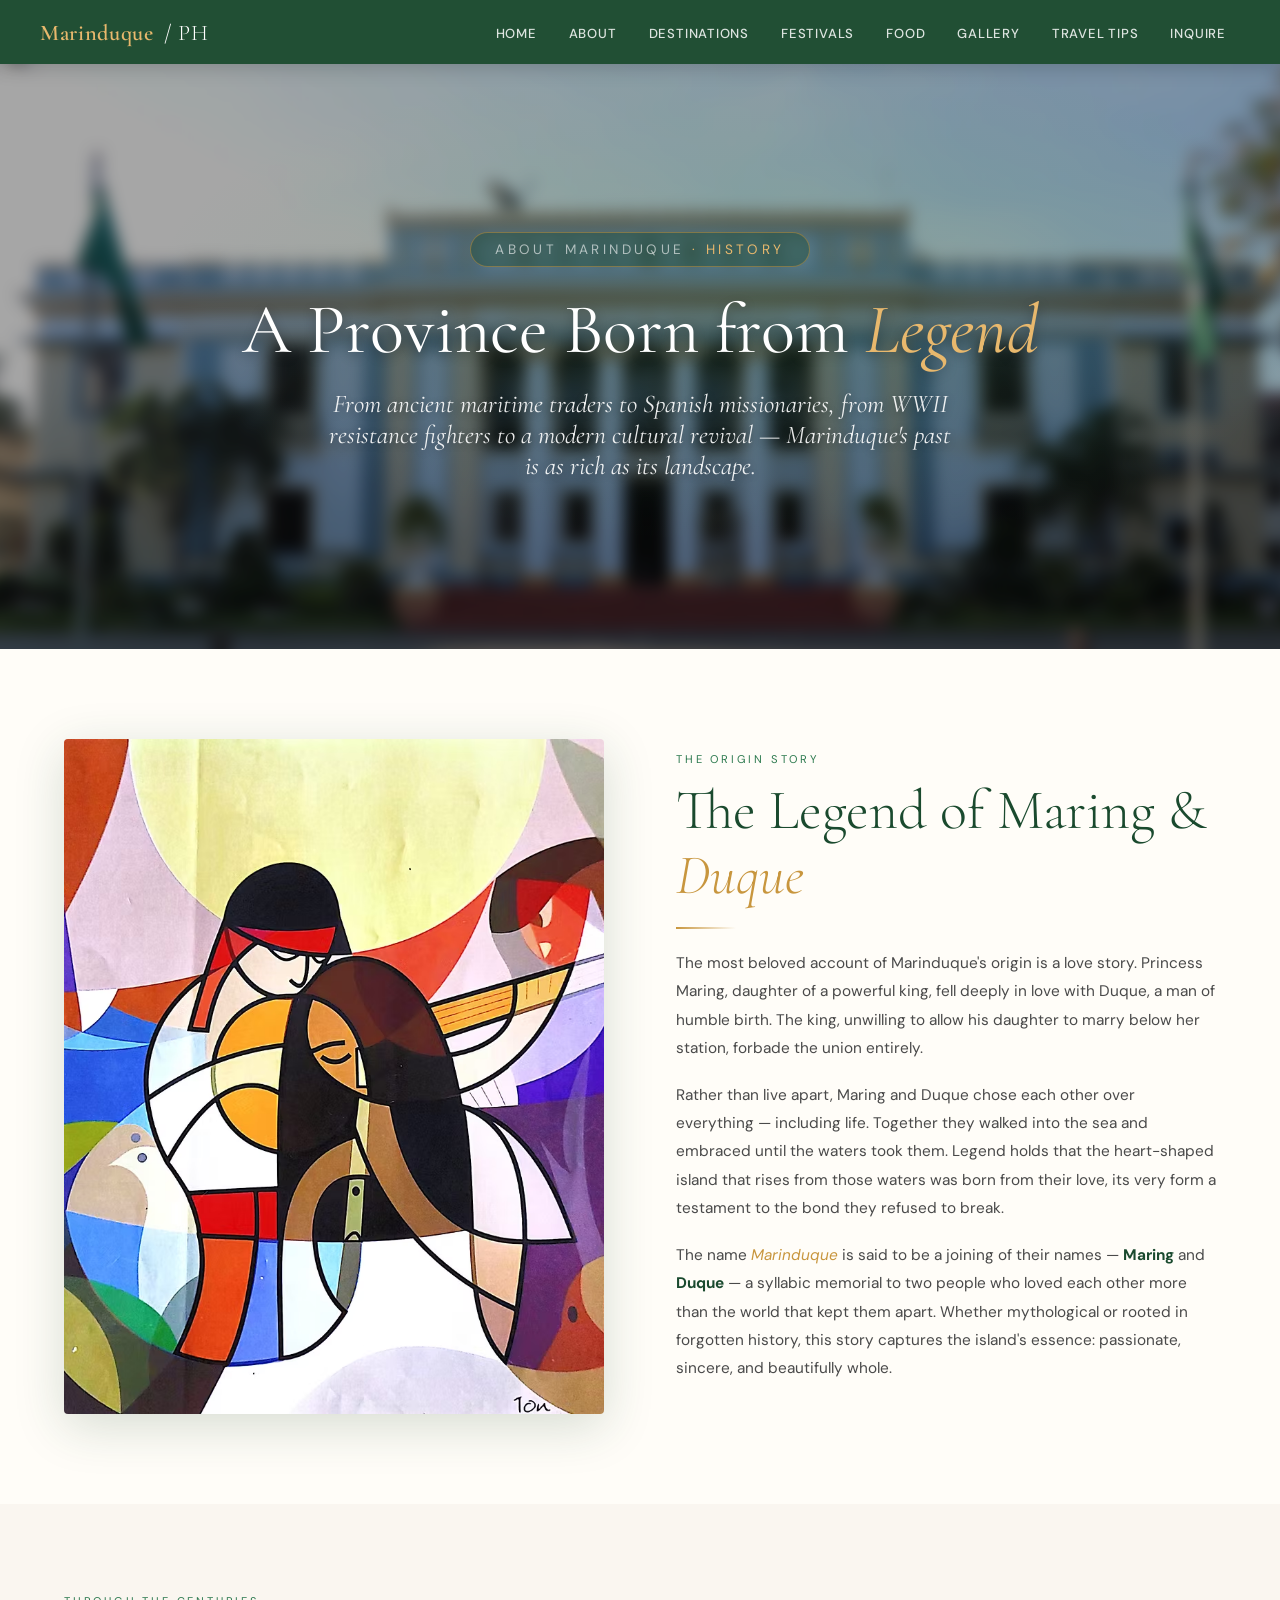
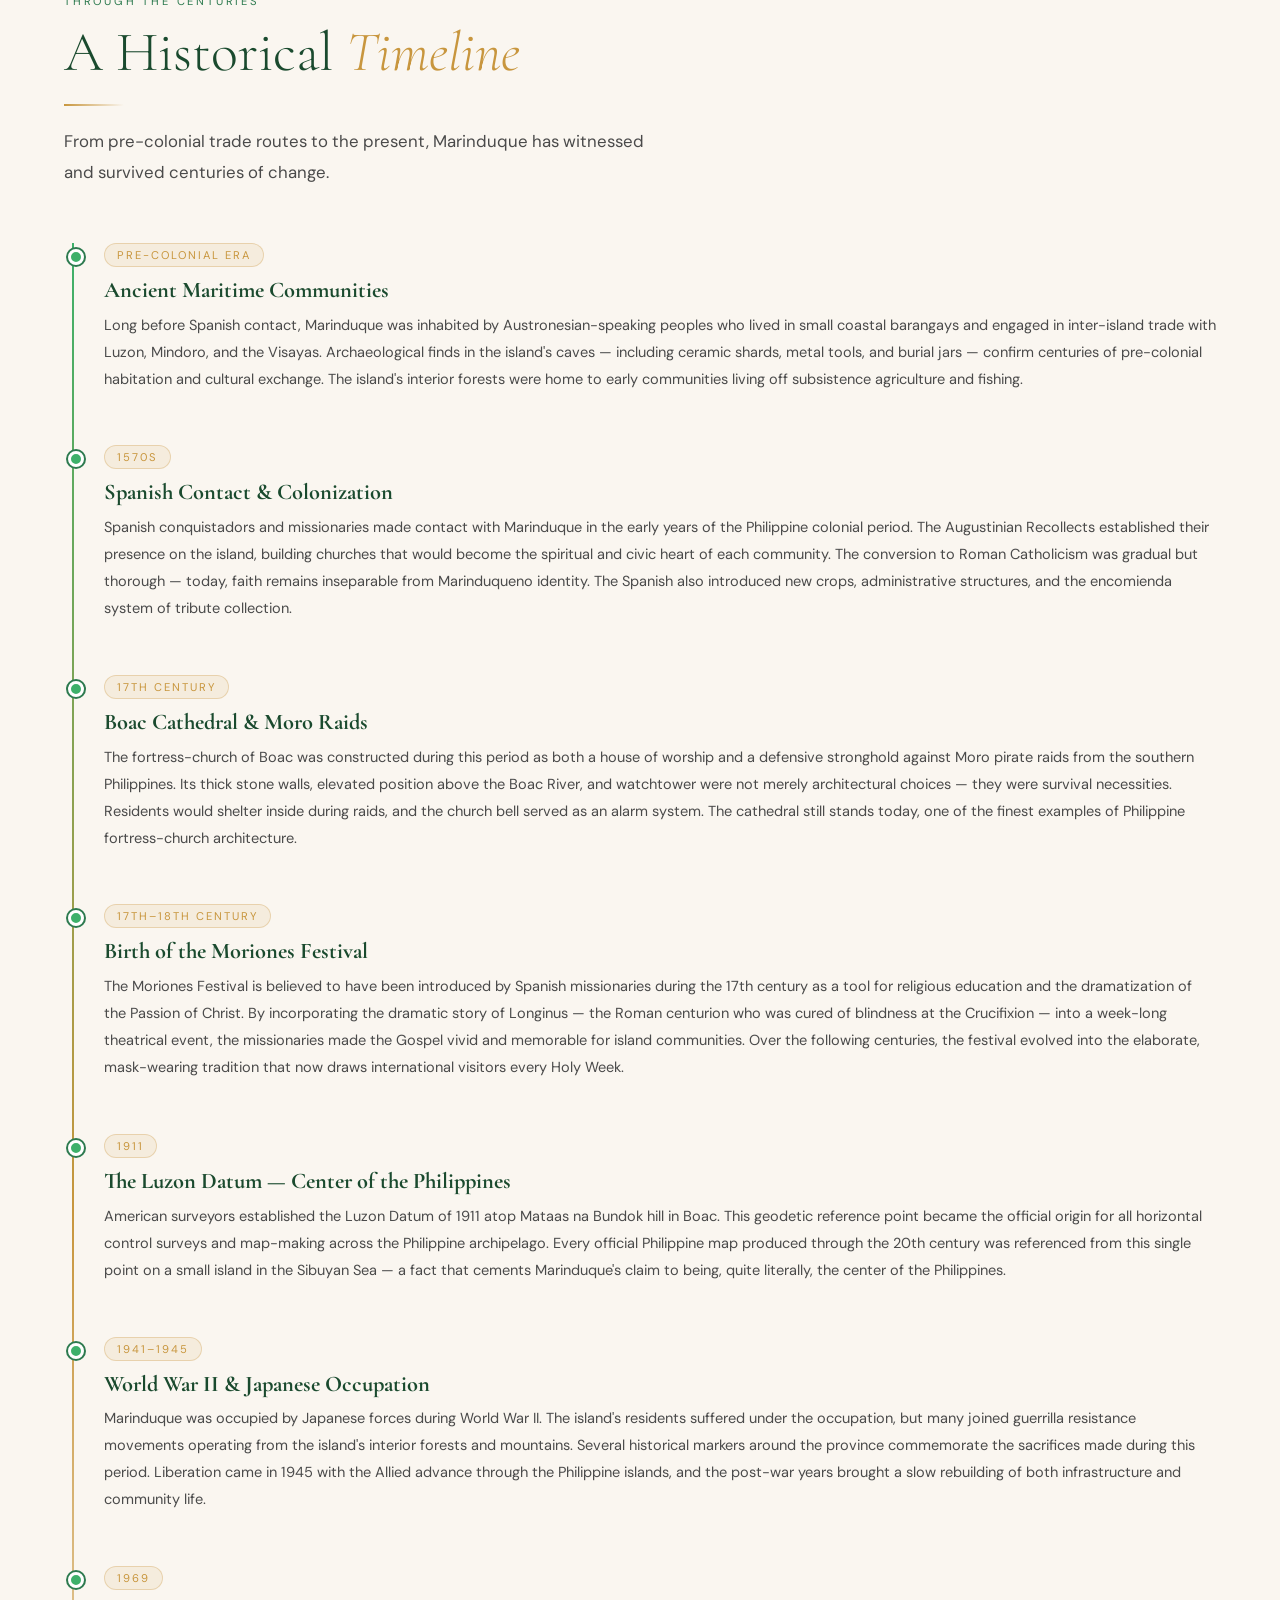
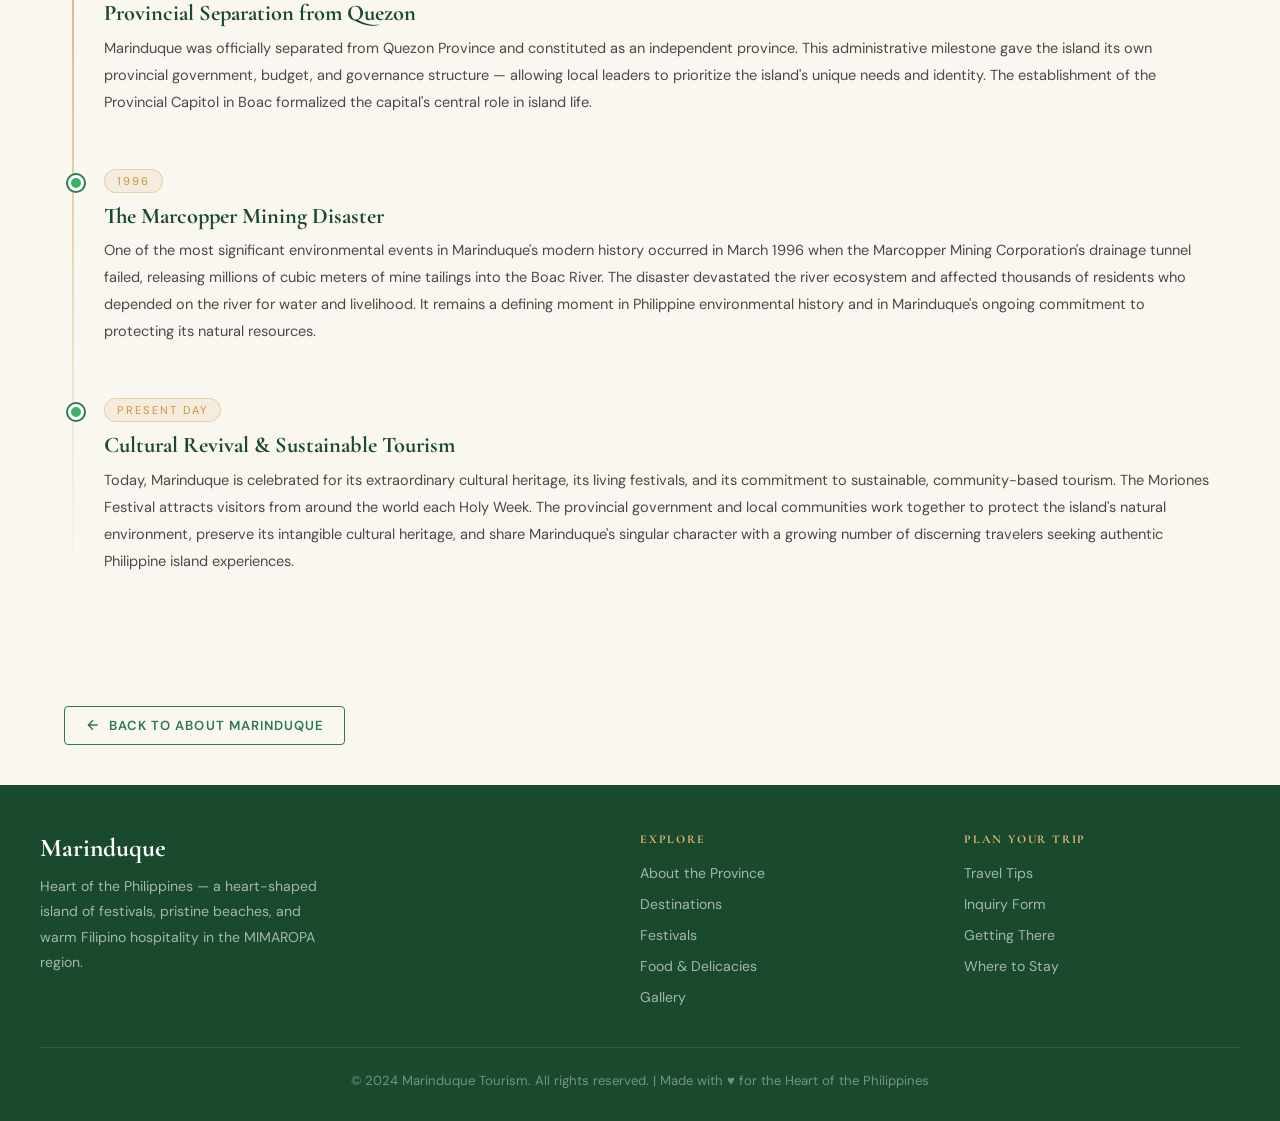
<file: history.html>
<!doctype html>
<html lang="en">
  <head>
    <meta charset="UTF-8" />
    <meta name="viewport" content="width=device-width, initial-scale=1.0" />
    <title>History — About Marinduque</title>
    <link
      href="https://fonts.googleapis.com/css2?family=Cormorant+Garamond:ital,wght@0,300;0,400;0,600;0,700;1,300;1,400&family=DM+Sans:wght@300;400;500;600&display=swap"
      rel="stylesheet"
    />
    <link rel="stylesheet" href="css/general.css" />
    <link rel="stylesheet" href="css/about-sub.css" />
  </head>
  <body>
    <div id="nav-placeholder"></div>

    <div class="page-main">
      <div
        class="page-hero"
        style="
          background: linear-gradient(
            160deg,
            #2a1a0e 0%,
            #1a0e05 60%,
            #2e1a0a 100%
          );
        "
      >
        <div class="page-hero-dots"></div>
        <div class="page-hero-content">
          <span class="page-hero-eyebrow"
            ><a href="about.html" class="hero-breadcrumb">About Marinduque</a> ·
            History</span
          >
          <h1>A Province Born from <em>Legend</em></h1>
          <p>
            From ancient maritime traders to Spanish missionaries, from WWII
            resistance fighters to a modern cultural revival — Marinduque's past
            is as rich as its landscape.
          </p>
        </div>
      </div>

      <!-- LEGEND -->
      <section class="sub-section bg-warm">
        <div class="container sub-grid">
          <!-- UPDATED IMAGE CONTAINER -->
          <div class="sub-img-wrap fade-in">
            <img
              src="images/legend.png"
              alt="Artistic depiction or mural of the legend of Maring and Duque"
              class="sub-img"
            />
          </div>

          <div class="sub-text fade-in">
            <span class="section-label">The Origin Story</span>
            <h2 class="section-title">
              The Legend of Maring &amp; <em>Duque</em>
            </h2>
            <div class="divider"></div>
            <p>
              The most beloved account of Marinduque's origin is a love story.
              Princess Maring, daughter of a powerful king, fell deeply in love
              with Duque, a man of humble birth. The king, unwilling to allow
              his daughter to marry below her station, forbade the union
              entirely.
            </p>
            <p>
              Rather than live apart, Maring and Duque chose each other over
              everything — including life. Together they walked into the sea and
              embraced until the waters took them. Legend holds that the
              heart-shaped island that rises from those waters was born from
              their love, its very form a testament to the bond they refused to
              break.
            </p>
            <p>
              The name <em>Marinduque</em> is said to be a joining of their
              names — <strong>Maring</strong> and <strong>Duque</strong> — a
              syllabic memorial to two people who loved each other more than the
              world that kept them apart. Whether mythological or rooted in
              forgotten history, this story captures the island's essence:
              passionate, sincere, and beautifully whole.
            </p>
          </div>
        </div>
      </section>

      <!-- TIMELINE -->
      <section class="sub-section bg-cream">
        <div class="container">
          <span class="section-label">Through the Centuries</span>
          <h2 class="section-title">A Historical <em>Timeline</em></h2>
          <div class="divider"></div>
          <p class="section-lead">
            From pre-colonial trade routes to the present, Marinduque has
            witnessed and survived centuries of change.
          </p>
          <div class="timeline">
            <div class="timeline-item fade-in">
              <div class="timeline-marker"></div>
              <div class="timeline-content">
                <span class="timeline-date">Pre-Colonial Era</span>
                <h3>Ancient Maritime Communities</h3>
                <p>
                  Long before Spanish contact, Marinduque was inhabited by
                  Austronesian-speaking peoples who lived in small coastal
                  barangays and engaged in inter-island trade with Luzon,
                  Mindoro, and the Visayas. Archaeological finds in the island's
                  caves — including ceramic shards, metal tools, and burial jars
                  — confirm centuries of pre-colonial habitation and cultural
                  exchange. The island's interior forests were home to early
                  communities living off subsistence agriculture and fishing.
                </p>
              </div>
            </div>

            <div class="timeline-item fade-in">
              <div class="timeline-marker"></div>
              <div class="timeline-content">
                <span class="timeline-date">1570s</span>
                <h3>Spanish Contact & Colonization</h3>
                <p>
                  Spanish conquistadors and missionaries made contact with
                  Marinduque in the early years of the Philippine colonial
                  period. The Augustinian Recollects established their presence
                  on the island, building churches that would become the
                  spiritual and civic heart of each community. The conversion to
                  Roman Catholicism was gradual but thorough — today, faith
                  remains inseparable from Marinduqueno identity. The Spanish
                  also introduced new crops, administrative structures, and the
                  encomienda system of tribute collection.
                </p>
              </div>
            </div>

            <div class="timeline-item fade-in">
              <div class="timeline-marker"></div>
              <div class="timeline-content">
                <span class="timeline-date">17th Century</span>
                <h3>Boac Cathedral & Moro Raids</h3>
                <p>
                  The fortress-church of Boac was constructed during this period
                  as both a house of worship and a defensive stronghold against
                  Moro pirate raids from the southern Philippines. Its thick
                  stone walls, elevated position above the Boac River, and
                  watchtower were not merely architectural choices — they were
                  survival necessities. Residents would shelter inside during
                  raids, and the church bell served as an alarm system. The
                  cathedral still stands today, one of the finest examples of
                  Philippine fortress-church architecture.
                </p>
              </div>
            </div>

            <div class="timeline-item fade-in">
              <div class="timeline-marker"></div>
              <div class="timeline-content">
                <span class="timeline-date">17th–18th Century</span>
                <h3>Birth of the Moriones Festival</h3>
                <p>
                  The Moriones Festival is believed to have been introduced by
                  Spanish missionaries during the 17th century as a tool for
                  religious education and the dramatization of the Passion of
                  Christ. By incorporating the dramatic story of Longinus — the
                  Roman centurion who was cured of blindness at the Crucifixion
                  — into a week-long theatrical event, the missionaries made the
                  Gospel vivid and memorable for island communities. Over the
                  following centuries, the festival evolved into the elaborate,
                  mask-wearing tradition that now draws international visitors
                  every Holy Week.
                </p>
              </div>
            </div>

            <div class="timeline-item fade-in">
              <div class="timeline-marker"></div>
              <div class="timeline-content">
                <span class="timeline-date">1911</span>
                <h3>The Luzon Datum — Center of the Philippines</h3>
                <p>
                  American surveyors established the Luzon Datum of 1911 atop
                  Mataas na Bundok hill in Boac. This geodetic reference point
                  became the official origin for all horizontal control surveys
                  and map-making across the Philippine archipelago. Every
                  official Philippine map produced through the 20th century was
                  referenced from this single point on a small island in the
                  Sibuyan Sea — a fact that cements Marinduque's claim to being,
                  quite literally, the center of the Philippines.
                </p>
              </div>
            </div>

            <div class="timeline-item fade-in">
              <div class="timeline-marker"></div>
              <div class="timeline-content">
                <span class="timeline-date">1941–1945</span>
                <h3>World War II & Japanese Occupation</h3>
                <p>
                  Marinduque was occupied by Japanese forces during World War
                  II. The island's residents suffered under the occupation, but
                  many joined guerrilla resistance movements operating from the
                  island's interior forests and mountains. Several historical
                  markers around the province commemorate the sacrifices made
                  during this period. Liberation came in 1945 with the Allied
                  advance through the Philippine islands, and the post-war years
                  brought a slow rebuilding of both infrastructure and community
                  life.
                </p>
              </div>
            </div>

            <div class="timeline-item fade-in">
              <div class="timeline-marker"></div>
              <div class="timeline-content">
                <span class="timeline-date">1969</span>
                <h3>Provincial Separation from Quezon</h3>
                <p>
                  Marinduque was officially separated from Quezon Province and
                  constituted as an independent province. This administrative
                  milestone gave the island its own provincial government,
                  budget, and governance structure — allowing local leaders to
                  prioritize the island's unique needs and identity. The
                  establishment of the Provincial Capitol in Boac formalized the
                  capital's central role in island life.
                </p>
              </div>
            </div>

            <div class="timeline-item fade-in">
              <div class="timeline-marker"></div>
              <div class="timeline-content">
                <span class="timeline-date">1996</span>
                <h3>The Marcopper Mining Disaster</h3>
                <p>
                  One of the most significant environmental events in
                  Marinduque's modern history occurred in March 1996 when the
                  Marcopper Mining Corporation's drainage tunnel failed,
                  releasing millions of cubic meters of mine tailings into the
                  Boac River. The disaster devastated the river ecosystem and
                  affected thousands of residents who depended on the river for
                  water and livelihood. It remains a defining moment in
                  Philippine environmental history and in Marinduque's ongoing
                  commitment to protecting its natural resources.
                </p>
              </div>
            </div>

            <div class="timeline-item fade-in">
              <div class="timeline-marker"></div>
              <div class="timeline-content">
                <span class="timeline-date">Present Day</span>
                <h3>Cultural Revival & Sustainable Tourism</h3>
                <p>
                  Today, Marinduque is celebrated for its extraordinary cultural
                  heritage, its living festivals, and its commitment to
                  sustainable, community-based tourism. The Moriones Festival
                  attracts visitors from around the world each Holy Week. The
                  provincial government and local communities work together to
                  protect the island's natural environment, preserve its
                  intangible cultural heritage, and share Marinduque's singular
                  character with a growing number of discerning travelers
                  seeking authentic Philippine island experiences.
                </p>
              </div>
            </div>
          </div>
        </div>
      </section>

      <section class="sub-section bg-cream" style="padding: 40px">
        <div class="container">
          <a href="about.html" class="btn-back">
            <svg
              width="16"
              height="16"
              viewBox="0 0 24 24"
              fill="none"
              stroke="currentColor"
              stroke-width="2"
            >
              <path d="M19 12H5M12 5l-7 7 7 7" />
            </svg>
            Back to About Marinduque
          </a>
        </div>
      </section>
    </div>

    <div id="footer-placeholder"></div>
    <script src="js/main.js"></script>
  </body>
</html>
</file>
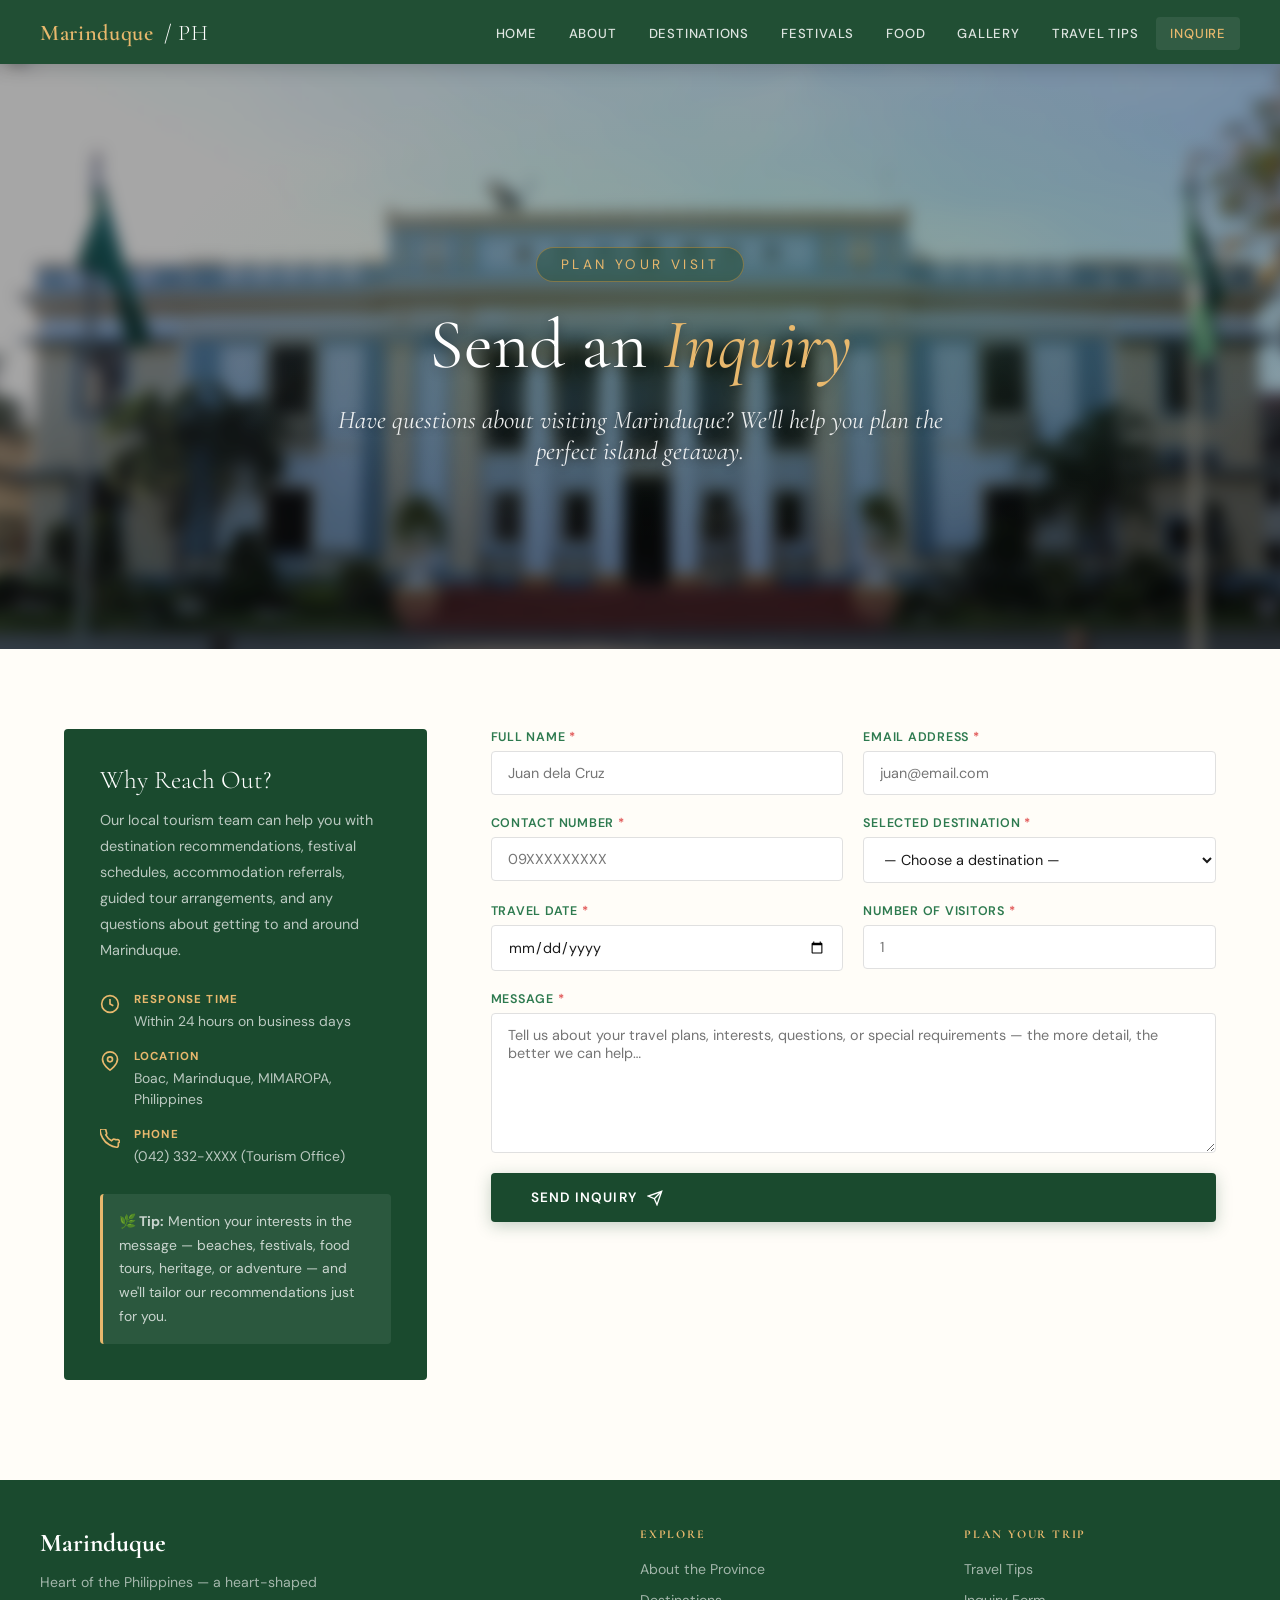
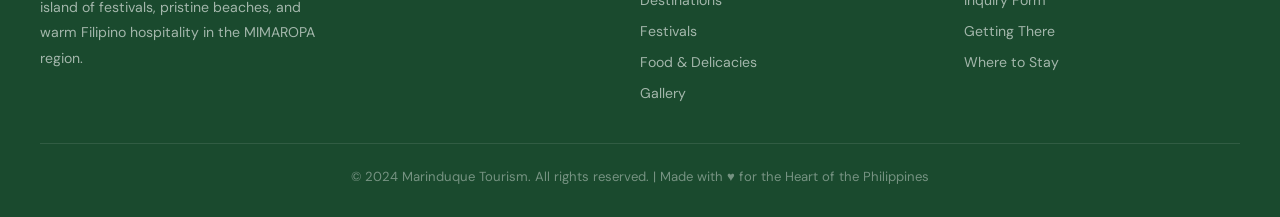
<file: inquiry.html>
<!doctype html>
<html lang="en">
  <head>
    <meta charset="UTF-8" />
    <meta name="viewport" content="width=device-width, initial-scale=1.0" />
    <title>Inquiry — Marinduque</title>
    <link
      href="https://fonts.googleapis.com/css2?family=Cormorant+Garamond:ital,wght@0,300;0,400;0,600;0,700;1,300;1,400&family=DM+Sans:wght@300;400;500;600&display=swap"
      rel="stylesheet"
    />
    <link rel="stylesheet" href="css/general.css" />
    <link rel="stylesheet" href="css/inquiry.css" />
  </head>
  <body>
    <div id="nav-placeholder"></div>

    <div class="page-main">
      <div class="page-hero">
        <div class="page-hero-dots"></div>
        <div class="page-hero-content">
          <span class="page-hero-eyebrow">Plan Your Visit</span>
          <h1>Send an <em>Inquiry</em></h1>
          <p>
            Have questions about visiting Marinduque? We'll help you plan the
            perfect island getaway.
          </p>
        </div>
      </div>

      <section class="inquiry-section">
        <div class="container inquiry-layout">
          <!-- SIDEBAR -->
          <div class="inquiry-sidebar fade-in">
            <h3>Why Reach Out?</h3>
            <p>
              Our local tourism team can help you with destination
              recommendations, festival schedules, accommodation referrals,
              guided tour arrangements, and any questions about getting to and
              around Marinduque.
            </p>
            <div class="sidebar-info-list">
              <div class="sidebar-info-item">
                <svg
                  width="20"
                  height="20"
                  viewBox="0 0 24 24"
                  fill="none"
                  stroke="currentColor"
                  stroke-width="2"
                >
                  <circle cx="12" cy="12" r="10" />
                  <polyline points="12 6 12 12 16 14" />
                </svg>
                <div>
                  <strong>Response Time</strong>
                  <span>Within 24 hours on business days</span>
                </div>
              </div>
              <div class="sidebar-info-item">
                <svg
                  width="20"
                  height="20"
                  viewBox="0 0 24 24"
                  fill="none"
                  stroke="currentColor"
                  stroke-width="2"
                >
                  <path d="M21 10c0 7-9 13-9 13s-9-6-9-13a9 9 0 0118 0z" />
                  <circle cx="12" cy="10" r="3" />
                </svg>
                <div>
                  <strong>Location</strong>
                  <span>Boac, Marinduque, MIMAROPA, Philippines</span>
                </div>
              </div>
              <div class="sidebar-info-item">
                <svg
                  width="20"
                  height="20"
                  viewBox="0 0 24 24"
                  fill="none"
                  stroke="currentColor"
                  stroke-width="2"
                >
                  <path
                    d="M22 16.92v3a2 2 0 01-2.18 2 19.79 19.79 0 01-8.63-3.07A19.5 19.5 0 013.07 10.8 19.79 19.79 0 01.19 2.18 2 2 0 012.18 0h3a2 2 0 012 1.72c.127.96.361 1.903.7 2.81a2 2 0 01-.45 2.11L6.91 7.16a16 16 0 006.93 6.93l1.43-1.43a2 2 0 012.11-.45c.907.339 1.85.573 2.81.7A2 2 0 0122 16.92z"
                  />
                </svg>
                <div>
                  <strong>Phone</strong>
                  <span>(042) 332-XXXX (Tourism Office)</span>
                </div>
              </div>
            </div>
            <div class="sidebar-note">
              <strong>🌿 Tip:</strong> Mention your interests in the message —
              beaches, festivals, food tours, heritage, or adventure — and we'll
              tailor our recommendations just for you.
            </div>
          </div>

          <!-- FORM -->
          <div class="inquiry-form-wrap fade-in">
            <div class="form-grid">
              <div class="form-group">
                <label for="fullName"
                  >Full Name <span class="req">*</span></label
                >
                <input type="text" id="fullName" placeholder="Juan dela Cruz" />
                <span class="field-error" id="err-fullName"
                  >Full name is required.</span
                >
              </div>
              <div class="form-group">
                <label for="email"
                  >Email Address <span class="req">*</span></label
                >
                <input type="email" id="email" placeholder="juan@email.com" />
                <span class="field-error" id="err-email"
                  >Please enter a valid email address.</span
                >
              </div>
              <div class="form-group">
                <label for="phone"
                  >Contact Number <span class="req">*</span></label
                >
                <input type="tel" id="phone" placeholder="09XXXXXXXXX" />
                <span class="field-error" id="err-phone"
                  >Contact number must contain numbers only.</span
                >
              </div>
              <div class="form-group">
                <label for="destination"
                  >Selected Destination <span class="req">*</span></label
                >
                <select id="destination">
                  <option value="">— Choose a destination —</option>
                  <optgroup label="Beaches & Islands">
                    <option>Maniwaya Beach</option>
                    <option>Poctoy White Beach</option>
                    <option>Santa Cruz White Beach</option>
                    <option>Tres Reyes Islands</option>
                  </optgroup>
                  <optgroup label="Nature & Adventure">
                    <option>Mount Malindig</option>
                    <option>Bathala Caves</option>
                    <option>Bagumbungan Cave</option>
                    <option>Malbog Sulfur Spring</option>
                  </optgroup>
                  <optgroup label="Heritage & Culture">
                    <option>Boac Cathedral</option>
                    <option>Luzon Datum Point</option>
                    <option>Marinduque National Museum</option>
                  </optgroup>
                  <optgroup label="Food & Experiences">
                    <option>Uraro Cookie Makers</option>
                    <option>Coconut Trail Experience</option>
                  </optgroup>
                  <option>Multiple Destinations</option>
                </select>
                <span class="field-error" id="err-destination"
                  >Please select a destination.</span
                >
              </div>
              <div class="form-group">
                <label for="travelDate"
                  >Travel Date <span class="req">*</span></label
                >
                <input type="date" id="travelDate" />
                <span class="field-error" id="err-travelDate"
                  >Please select a travel date.</span
                >
              </div>
              <div class="form-group">
                <label for="visitors"
                  >Number of Visitors <span class="req">*</span></label
                >
                <input type="number" id="visitors" min="1" placeholder="1" />
                <span class="field-error" id="err-visitors"
                  >Must be at least 1 visitor.</span
                >
              </div>
              <div class="form-group full">
                <label for="message">Message <span class="req">*</span></label>
                <textarea
                  id="message"
                  placeholder="Tell us about your travel plans, interests, questions, or special requirements — the more detail, the better we can help…"
                ></textarea>
                <span class="field-error" id="err-message"
                  >Message is required.</span
                >
              </div>
              <div class="form-group full">
                <button
                  class="btn-submit"
                  id="submitBtn"
                  onclick="submitForm()"
                >
                  Send Inquiry
                  <svg
                    width="16"
                    height="16"
                    viewBox="0 0 24 24"
                    fill="none"
                    stroke="currentColor"
                    stroke-width="2"
                  >
                    <path d="M22 2L11 13M22 2L15 22l-4-9-9-4 20-7z" />
                  </svg>
                </button>
              </div>
            </div>
            <div class="form-success" id="formSuccess">
              <svg
                width="24"
                height="24"
                viewBox="0 0 24 24"
                fill="none"
                stroke="currentColor"
                stroke-width="2"
              >
                <polyline points="20 6 9 17 4 12" />
              </svg>
              <div>
                <strong>Inquiry Sent!</strong>
                <p>
                  Thank you for reaching out. We'll get back to you within 24
                  hours. <em>Salamat po at mabuhay!</em>
                </p>
              </div>
            </div>
          </div>
        </div>
      </section>
    </div>

    <div id="footer-placeholder"></div>
    <script src="js/main.js"></script>
    <script src="js/inquiry.js"></script>
  </body>
</html>
</file>
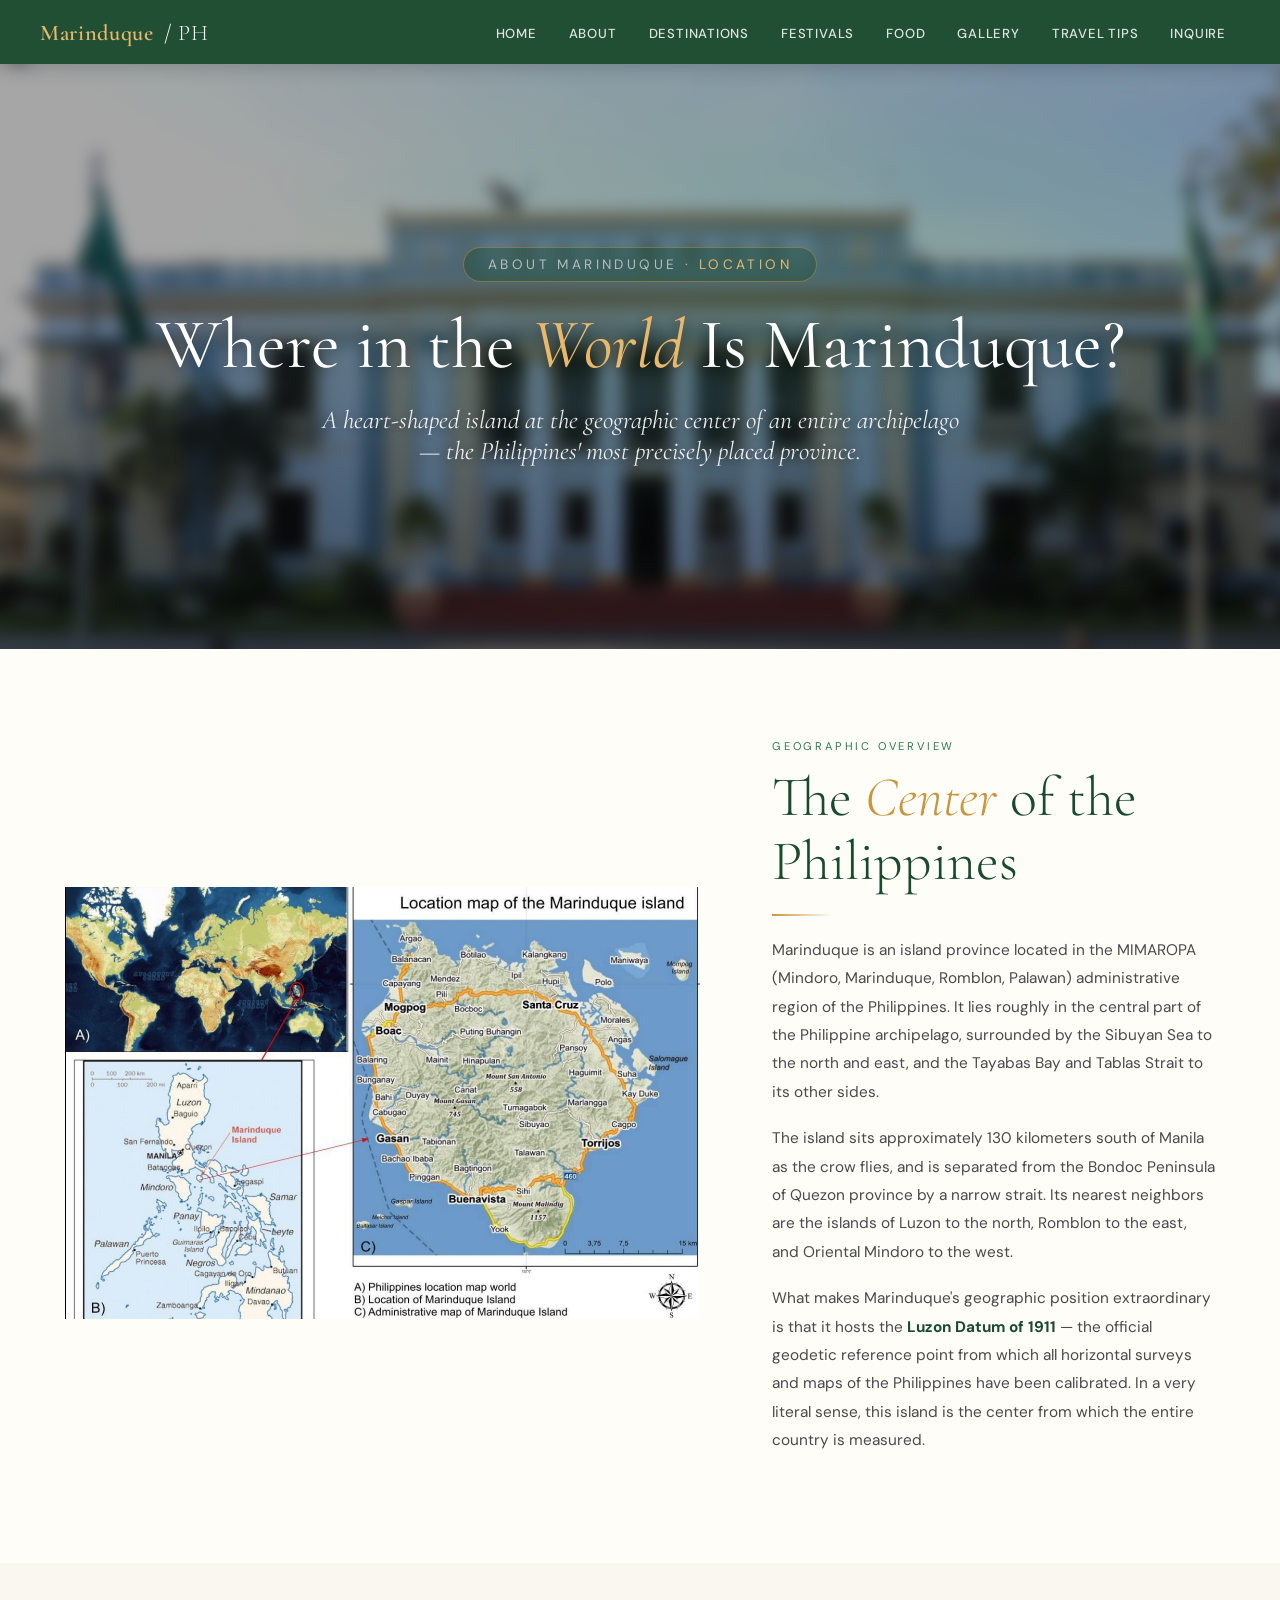
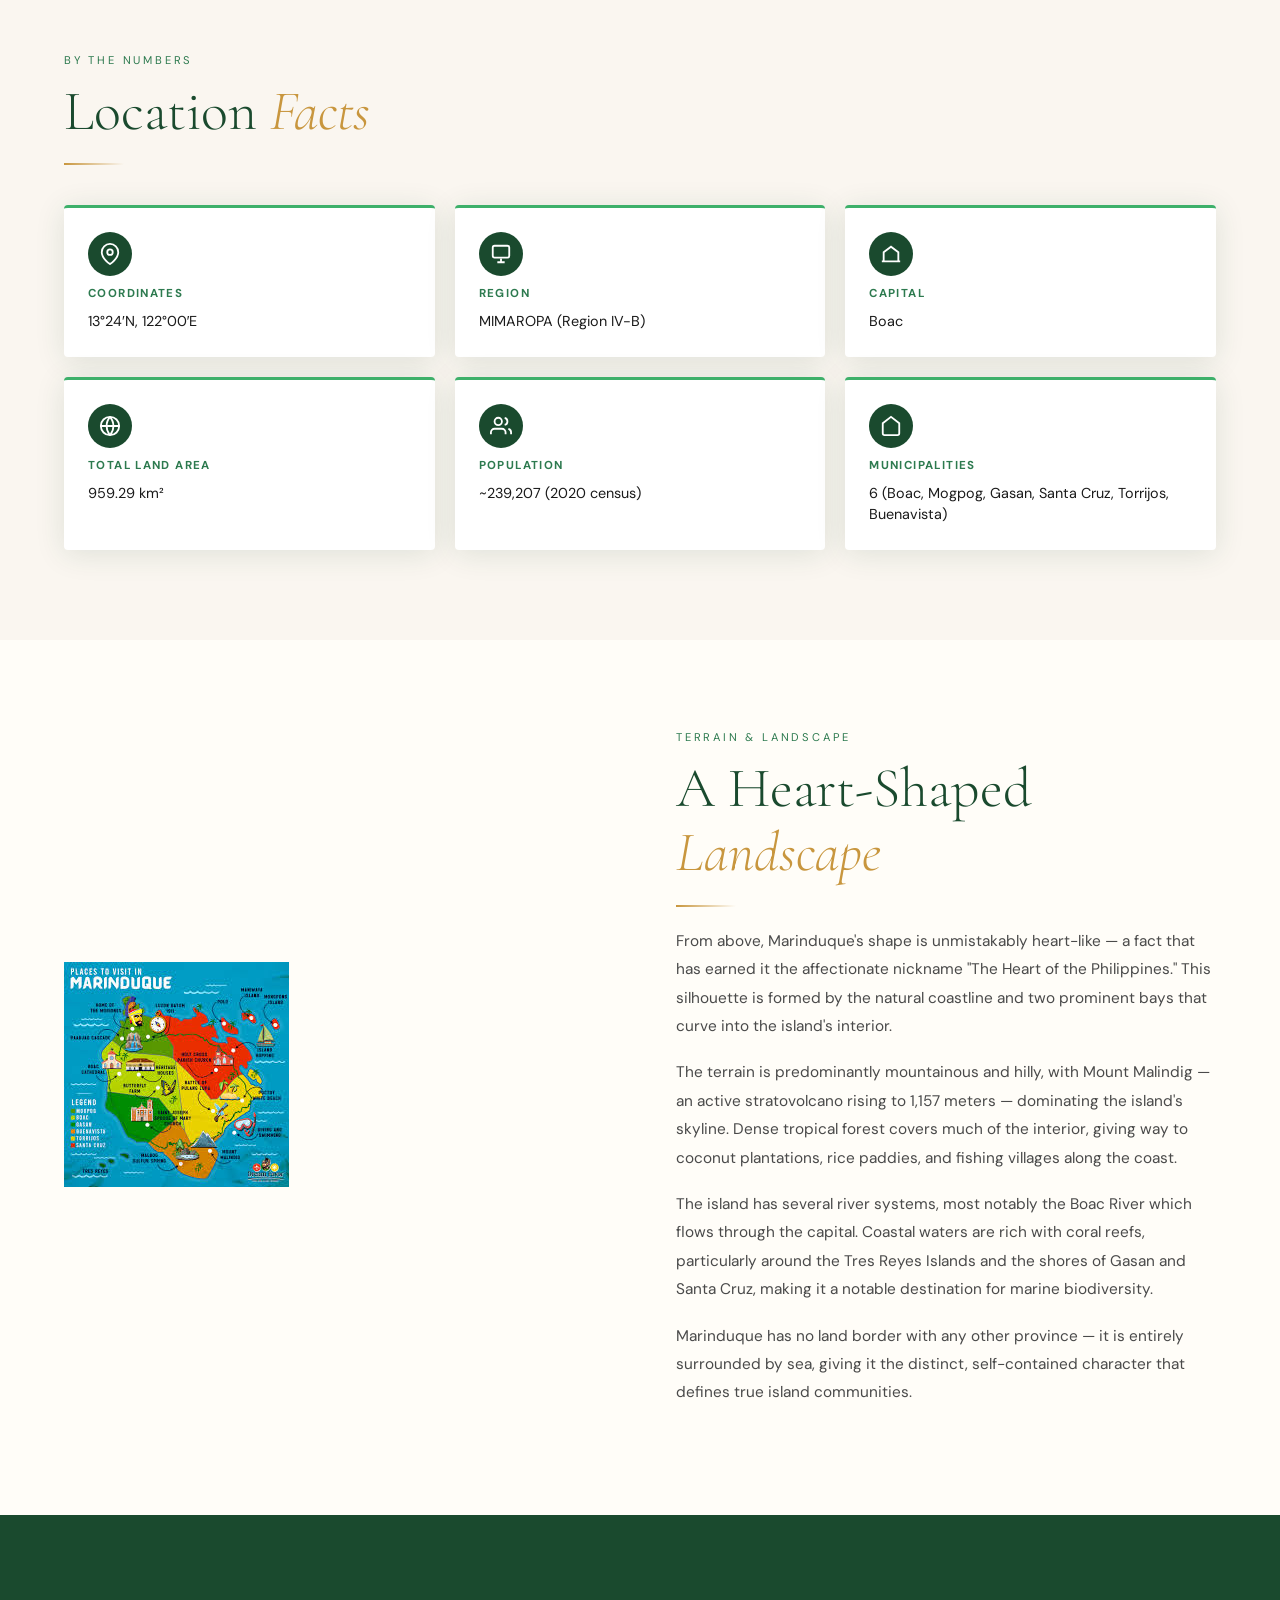
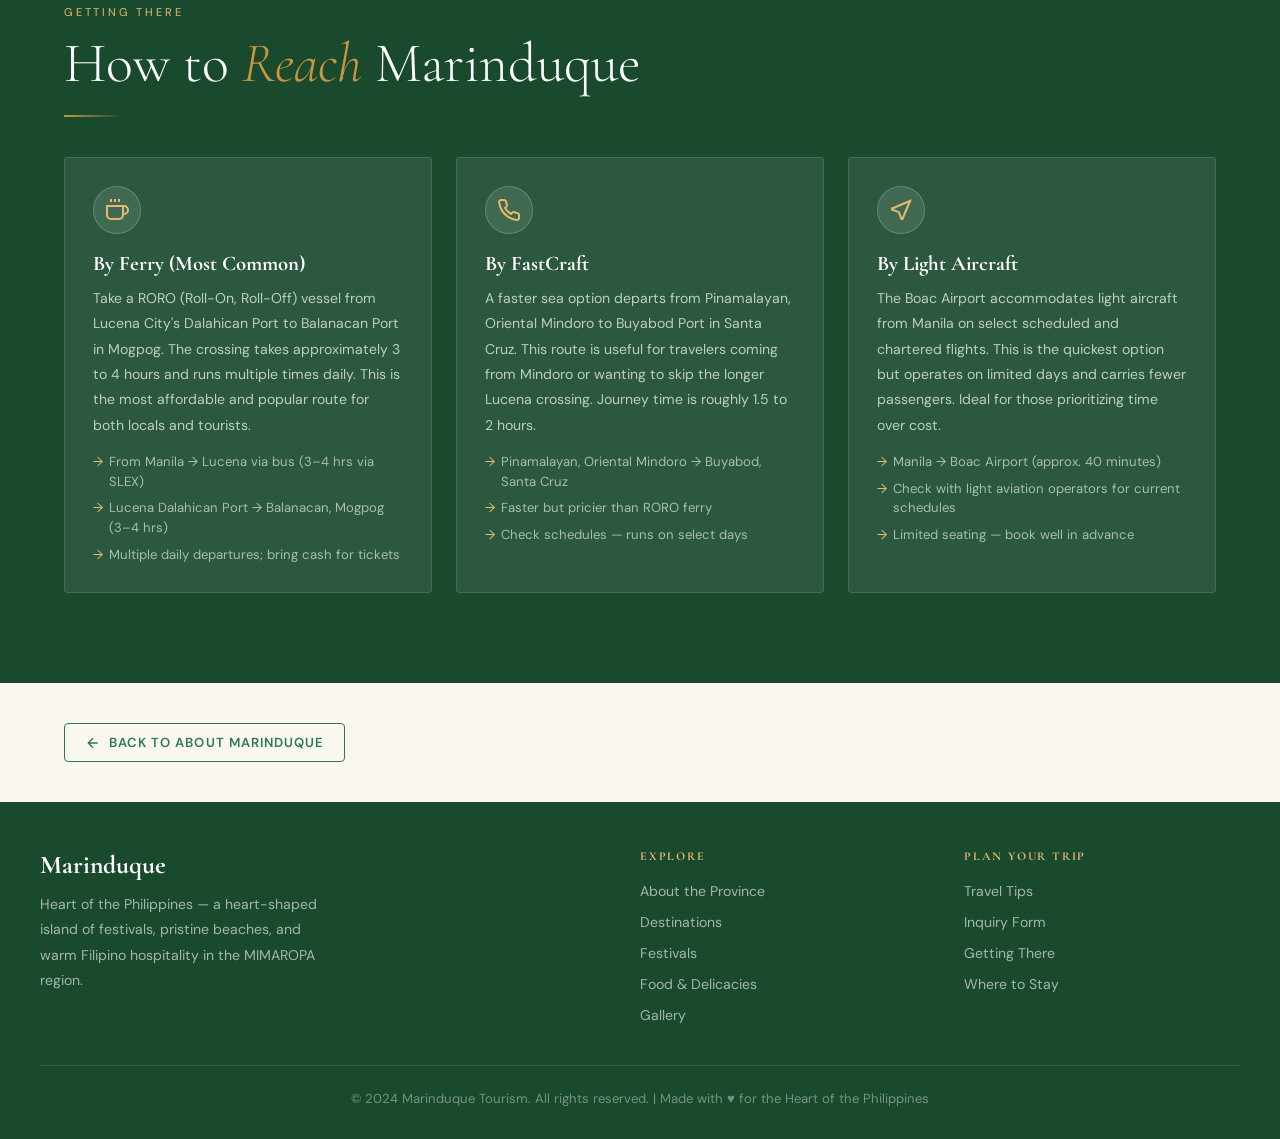
<file: location.html>
<!doctype html>
<html lang="en">
  <head>
    <meta charset="UTF-8" />
    <meta name="viewport" content="width=device-width, initial-scale=1.0" />
    <title>Location — About Marinduque</title>
    <link
      href="https://fonts.googleapis.com/css2?family=Cormorant+Garamond:ital,wght@0,300;0,400;0,600;0,700;1,300;1,400&family=DM+Sans:wght@300;400;500;600&display=swap"
      rel="stylesheet"
    />
    <link rel="stylesheet" href="css/general.css" />
    <link rel="stylesheet" href="css/about-sub.css" />
  </head>
  <body>
    <div id="nav-placeholder"></div>

    <div class="page-main">
      <div class="page-hero">
        <div class="page-hero-dots"></div>
        <div class="page-hero-content">
          <span class="page-hero-eyebrow"
            ><a href="about.html" class="hero-breadcrumb">About Marinduque</a> ·
            Location</span
          >
          <h1>Where in the <em>World</em> Is Marinduque?</h1>
          <p>
            A heart-shaped island at the geographic center of an entire
            archipelago — the Philippines' most precisely placed province.
          </p>
        </div>
      </div>

      <!-- OVERVIEW -->
      <section class="sub-section bg-warm">
        <div class="container sub-grid">
          <div class="sub-img-wrap fade-in">
            <img
              src="images/geography&climate.png"
              alt="Map showing Marinduque's location in the Philippines"
              class="why-img"
            />
          </div>
          <div class="sub-text fade-in">
            <span class="section-label">Geographic Overview</span>
            <h2 class="section-title">
              The <em>Center</em> of the Philippines
            </h2>
            <div class="divider"></div>
            <p>
              Marinduque is an island province located in the MIMAROPA (Mindoro,
              Marinduque, Romblon, Palawan) administrative region of the
              Philippines. It lies roughly in the central part of the Philippine
              archipelago, surrounded by the Sibuyan Sea to the north and east,
              and the Tayabas Bay and Tablas Strait to its other sides.
            </p>
            <p>
              The island sits approximately 130 kilometers south of Manila as
              the crow flies, and is separated from the Bondoc Peninsula of
              Quezon province by a narrow strait. Its nearest neighbors are the
              islands of Luzon to the north, Romblon to the east, and Oriental
              Mindoro to the west.
            </p>
            <p>
              What makes Marinduque's geographic position extraordinary is that
              it hosts the <strong>Luzon Datum of 1911</strong> — the official
              geodetic reference point from which all horizontal surveys and
              maps of the Philippines have been calibrated. In a very literal
              sense, this island is the center from which the entire country is
              measured.
            </p>
          </div>
        </div>
      </section>

      <!-- FAST FACTS -->
      <section class="sub-section bg-cream">
        <div class="container">
          <span class="section-label">By the Numbers</span>
          <h2 class="section-title">Location <em>Facts</em></h2>
          <div class="divider"></div>
          <div class="facts-grid">
            <div class="fact-card fade-in">
              <div class="fact-icon">
                <svg
                  viewBox="0 0 24 24"
                  fill="none"
                  stroke="currentColor"
                  stroke-width="2"
                >
                  <path d="M21 10c0 7-9 13-9 13s-9-6-9-13a9 9 0 0118 0z" />
                  <circle cx="12" cy="10" r="3" />
                </svg>
              </div>
              <strong>Coordinates</strong>
              <span>13°24′N, 122°00′E</span>
            </div>
            <div class="fact-card fade-in">
              <div class="fact-icon">
                <svg
                  viewBox="0 0 24 24"
                  fill="none"
                  stroke="currentColor"
                  stroke-width="2"
                >
                  <rect x="3" y="3" width="18" height="13" rx="2" />
                  <path d="M8 21h8M12 17v4" />
                </svg>
              </div>
              <strong>Region</strong>
              <span>MIMAROPA (Region IV-B)</span>
            </div>
            <div class="fact-card fade-in">
              <div class="fact-icon">
                <svg
                  viewBox="0 0 24 24"
                  fill="none"
                  stroke="currentColor"
                  stroke-width="2"
                >
                  <path d="M2 20h20M4 20V10l8-6 8 6v10" />
                </svg>
              </div>
              <strong>Capital</strong>
              <span>Boac</span>
            </div>
            <div class="fact-card fade-in">
              <div class="fact-icon">
                <svg
                  viewBox="0 0 24 24"
                  fill="none"
                  stroke="currentColor"
                  stroke-width="2"
                >
                  <circle cx="12" cy="12" r="10" />
                  <path
                    d="M2 12h20M12 2a15.3 15.3 0 010 20M12 2a15.3 15.3 0 000 20"
                  />
                </svg>
              </div>
              <strong>Total Land Area</strong>
              <span>959.29 km²</span>
            </div>
            <div class="fact-card fade-in">
              <div class="fact-icon">
                <svg
                  viewBox="0 0 24 24"
                  fill="none"
                  stroke="currentColor"
                  stroke-width="2"
                >
                  <path d="M17 21v-2a4 4 0 00-4-4H5a4 4 0 00-4 4v2" />
                  <circle cx="9" cy="7" r="4" />
                  <path d="M23 21v-2a4 4 0 00-3-3.87M16 3.13a4 4 0 010 7.75" />
                </svg>
              </div>
              <strong>Population</strong>
              <span>~239,207 (2020 census)</span>
            </div>
            <div class="fact-card fade-in">
              <div class="fact-icon">
                <svg
                  viewBox="0 0 24 24"
                  fill="none"
                  stroke="currentColor"
                  stroke-width="2"
                >
                  <path d="M3 9l9-7 9 7v11a2 2 0 01-2 2H5a2 2 0 01-2-2z" />
                </svg>
              </div>
              <strong>Municipalities</strong>
              <span
                >6 (Boac, Mogpog, Gasan, Santa Cruz, Torrijos, Buenavista)</span
              >
            </div>
          </div>
        </div>
      </section>

      <!-- GEOGRAPHY -->
      <section class="sub-section bg-warm">
        <div class="container sub-grid reverse">
          <div class="sub-text fade-in">
            <span class="section-label">Terrain & Landscape</span>
            <h2 class="section-title">A Heart-Shaped <em>Landscape</em></h2>
            <div class="divider"></div>
            <p>
              From above, Marinduque's shape is unmistakably heart-like — a fact
              that has earned it the affectionate nickname "The Heart of the
              Philippines." This silhouette is formed by the natural coastline
              and two prominent bays that curve into the island's interior.
            </p>
            <p>
              The terrain is predominantly mountainous and hilly, with Mount
              Malindig — an active stratovolcano rising to 1,157 meters —
              dominating the island's skyline. Dense tropical forest covers much
              of the interior, giving way to coconut plantations, rice paddies,
              and fishing villages along the coast.
            </p>
            <p>
              The island has several river systems, most notably the Boac River
              which flows through the capital. Coastal waters are rich with
              coral reefs, particularly around the Tres Reyes Islands and the
              shores of Gasan and Santa Cruz, making it a notable destination
              for marine biodiversity.
            </p>
            <p>
              Marinduque has no land border with any other province — it is
              entirely surrounded by sea, giving it the distinct, self-contained
              character that defines true island communities.
            </p>
          </div>
          <div class="sub-img-wrap fade-in">
            <img
              src="images/overview_of_island.png"
              alt="Collage showing Marinduque's terrain and landscape features"
              class="why-img"
            />
          </div>
        </div>
      </section>

      <!-- HOW TO GET THERE -->
      <section class="sub-section bg-green">
        <div class="container">
          <span class="section-label" style="color: var(--gold-light)"
            >Getting There</span
          >
          <h2 class="section-title" style="color: white">
            How to <em>Reach</em> Marinduque
          </h2>
          <div class="divider"></div>
          <div class="routes-grid">
            <div class="route-card fade-in">
              <div class="route-icon">
                <svg
                  viewBox="0 0 24 24"
                  fill="none"
                  stroke="currentColor"
                  stroke-width="2"
                >
                  <path d="M18 8h1a4 4 0 010 8h-1" />
                  <path d="M2 8h16v9a4 4 0 01-4 4H6a4 4 0 01-4-4V8z" />
                  <line x1="6" y1="1" x2="6" y2="4" />
                  <line x1="10" y1="1" x2="10" y2="4" />
                  <line x1="14" y1="1" x2="14" y2="4" />
                </svg>
              </div>
              <h3>By Ferry (Most Common)</h3>
              <p>
                Take a RORO (Roll-On, Roll-Off) vessel from Lucena City's
                Dalahican Port to Balanacan Port in Mogpog. The crossing takes
                approximately 3 to 4 hours and runs multiple times daily. This
                is the most affordable and popular route for both locals and
                tourists.
              </p>
              <ul>
                <li>From Manila → Lucena via bus (3–4 hrs via SLEX)</li>
                <li>Lucena Dalahican Port → Balanacan, Mogpog (3–4 hrs)</li>
                <li>Multiple daily departures; bring cash for tickets</li>
              </ul>
            </div>
            <div class="route-card fade-in">
              <div class="route-icon">
                <svg
                  viewBox="0 0 24 24"
                  fill="none"
                  stroke="currentColor"
                  stroke-width="2"
                >
                  <path
                    d="M22 16.92v3a2 2 0 01-2.18 2 19.79 19.79 0 01-8.63-3.07 19.5 19.5 0 01-6-6 19.79 19.79 0 01-3.07-8.67A2 2 0 014.11 2h3a2 2 0 012 1.72c.127.96.361 1.903.7 2.81a2 2 0 01-.45 2.11L8.09 9.91a16 16 0 006 6l1.27-1.27a2 2 0 012.11-.45c.907.339 1.85.573 2.81.7A2 2 0 0122 16.92z"
                  />
                </svg>
              </div>
              <h3>By FastCraft</h3>
              <p>
                A faster sea option departs from Pinamalayan, Oriental Mindoro
                to Buyabod Port in Santa Cruz. This route is useful for
                travelers coming from Mindoro or wanting to skip the longer
                Lucena crossing. Journey time is roughly 1.5 to 2 hours.
              </p>
              <ul>
                <li>Pinamalayan, Oriental Mindoro → Buyabod, Santa Cruz</li>
                <li>Faster but pricier than RORO ferry</li>
                <li>Check schedules — runs on select days</li>
              </ul>
            </div>
            <div class="route-card fade-in">
              <div class="route-icon">
                <svg
                  viewBox="0 0 24 24"
                  fill="none"
                  stroke="currentColor"
                  stroke-width="2"
                >
                  <path d="M21 3L3 10.53v.98l6.84 2.65L12.48 21h.98L21 3z" />
                </svg>
              </div>
              <h3>By Light Aircraft</h3>
              <p>
                The Boac Airport accommodates light aircraft from Manila on
                select scheduled and chartered flights. This is the quickest
                option but operates on limited days and carries fewer
                passengers. Ideal for those prioritizing time over cost.
              </p>
              <ul>
                <li>Manila → Boac Airport (approx. 40 minutes)</li>
                <li>
                  Check with light aviation operators for current schedules
                </li>
                <li>Limited seating — book well in advance</li>
              </ul>
            </div>
          </div>
        </div>
      </section>

      <!-- BACK LINK -->
      <section class="sub-section bg-cream" style="padding: 40px">
        <div class="container">
          <a href="about.html" class="btn-back">
            <svg
              width="16"
              height="16"
              viewBox="0 0 24 24"
              fill="none"
              stroke="currentColor"
              stroke-width="2"
            >
              <path d="M19 12H5M12 5l-7 7 7 7" />
            </svg>
            Back to About Marinduque
          </a>
        </div>
      </section>
    </div>

    <div id="footer-placeholder"></div>
    <script src="js/main.js"></script>
  </body>
</html>
</file>
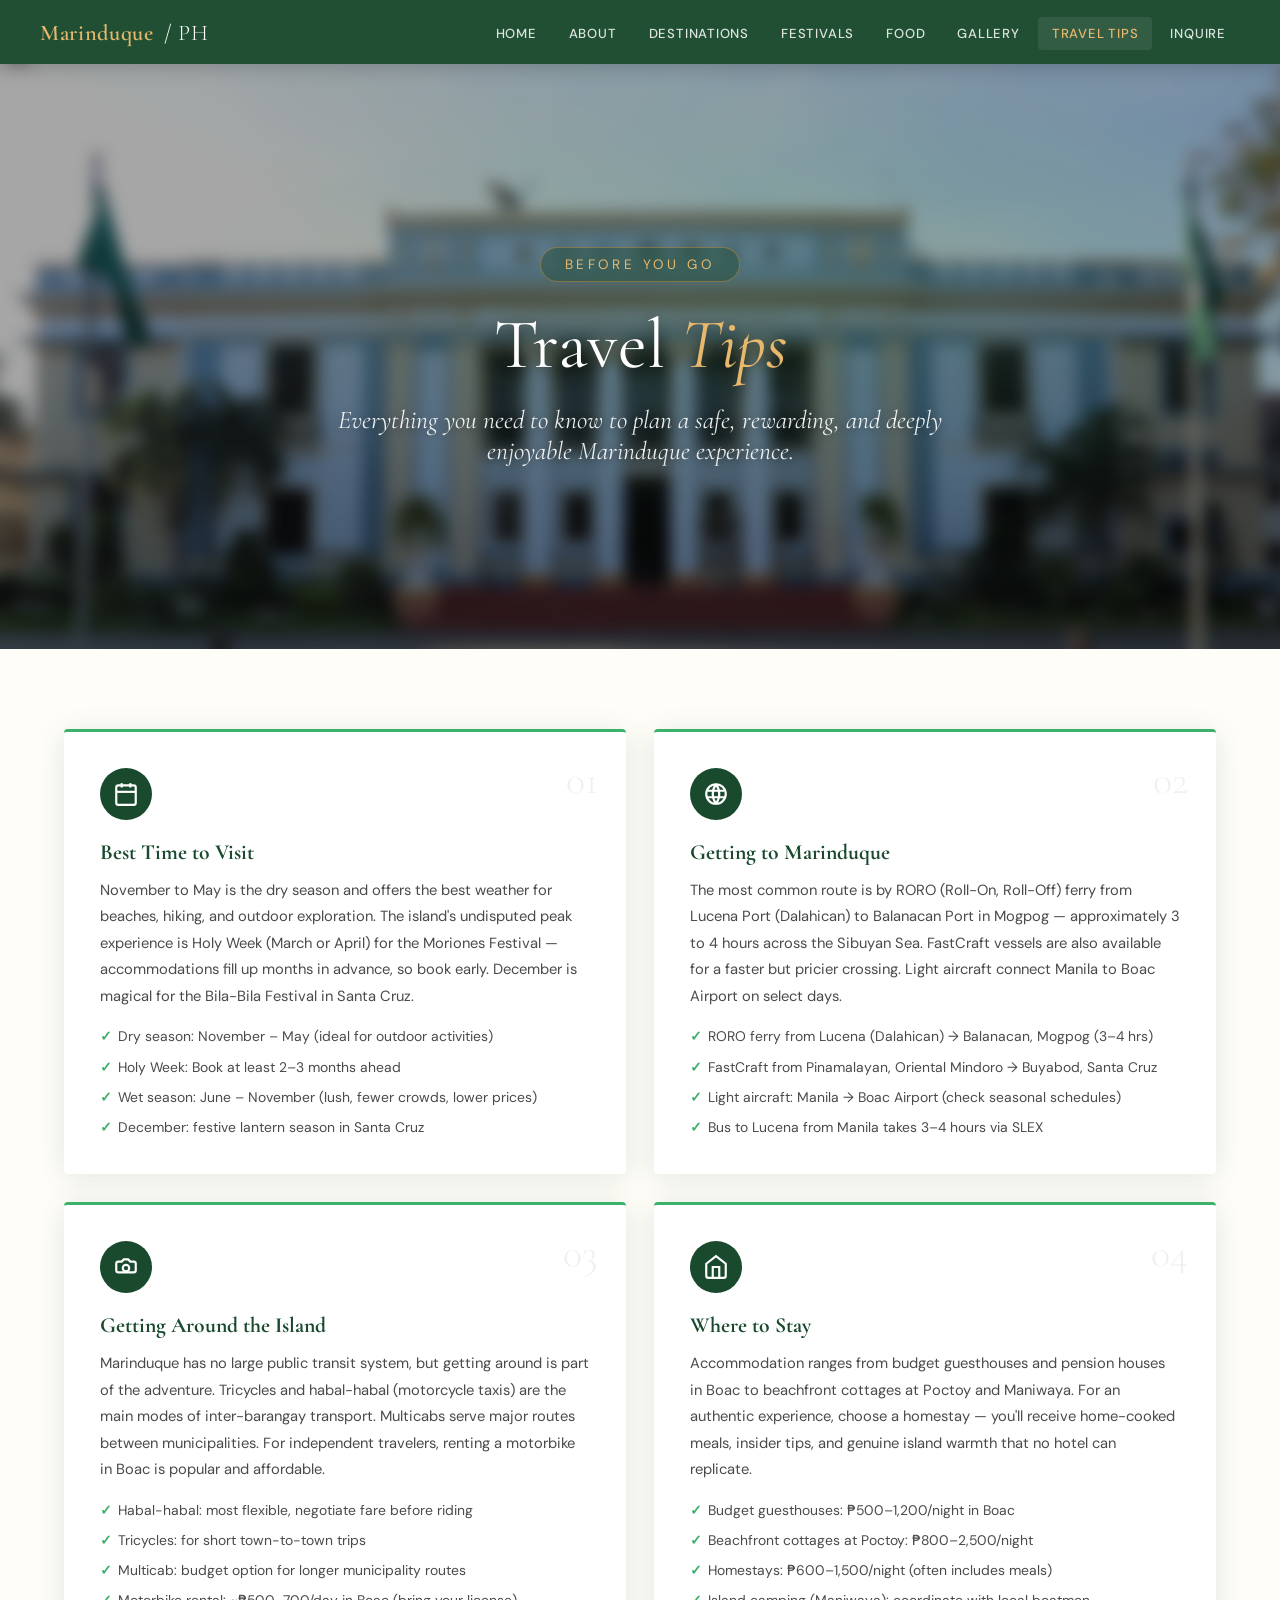
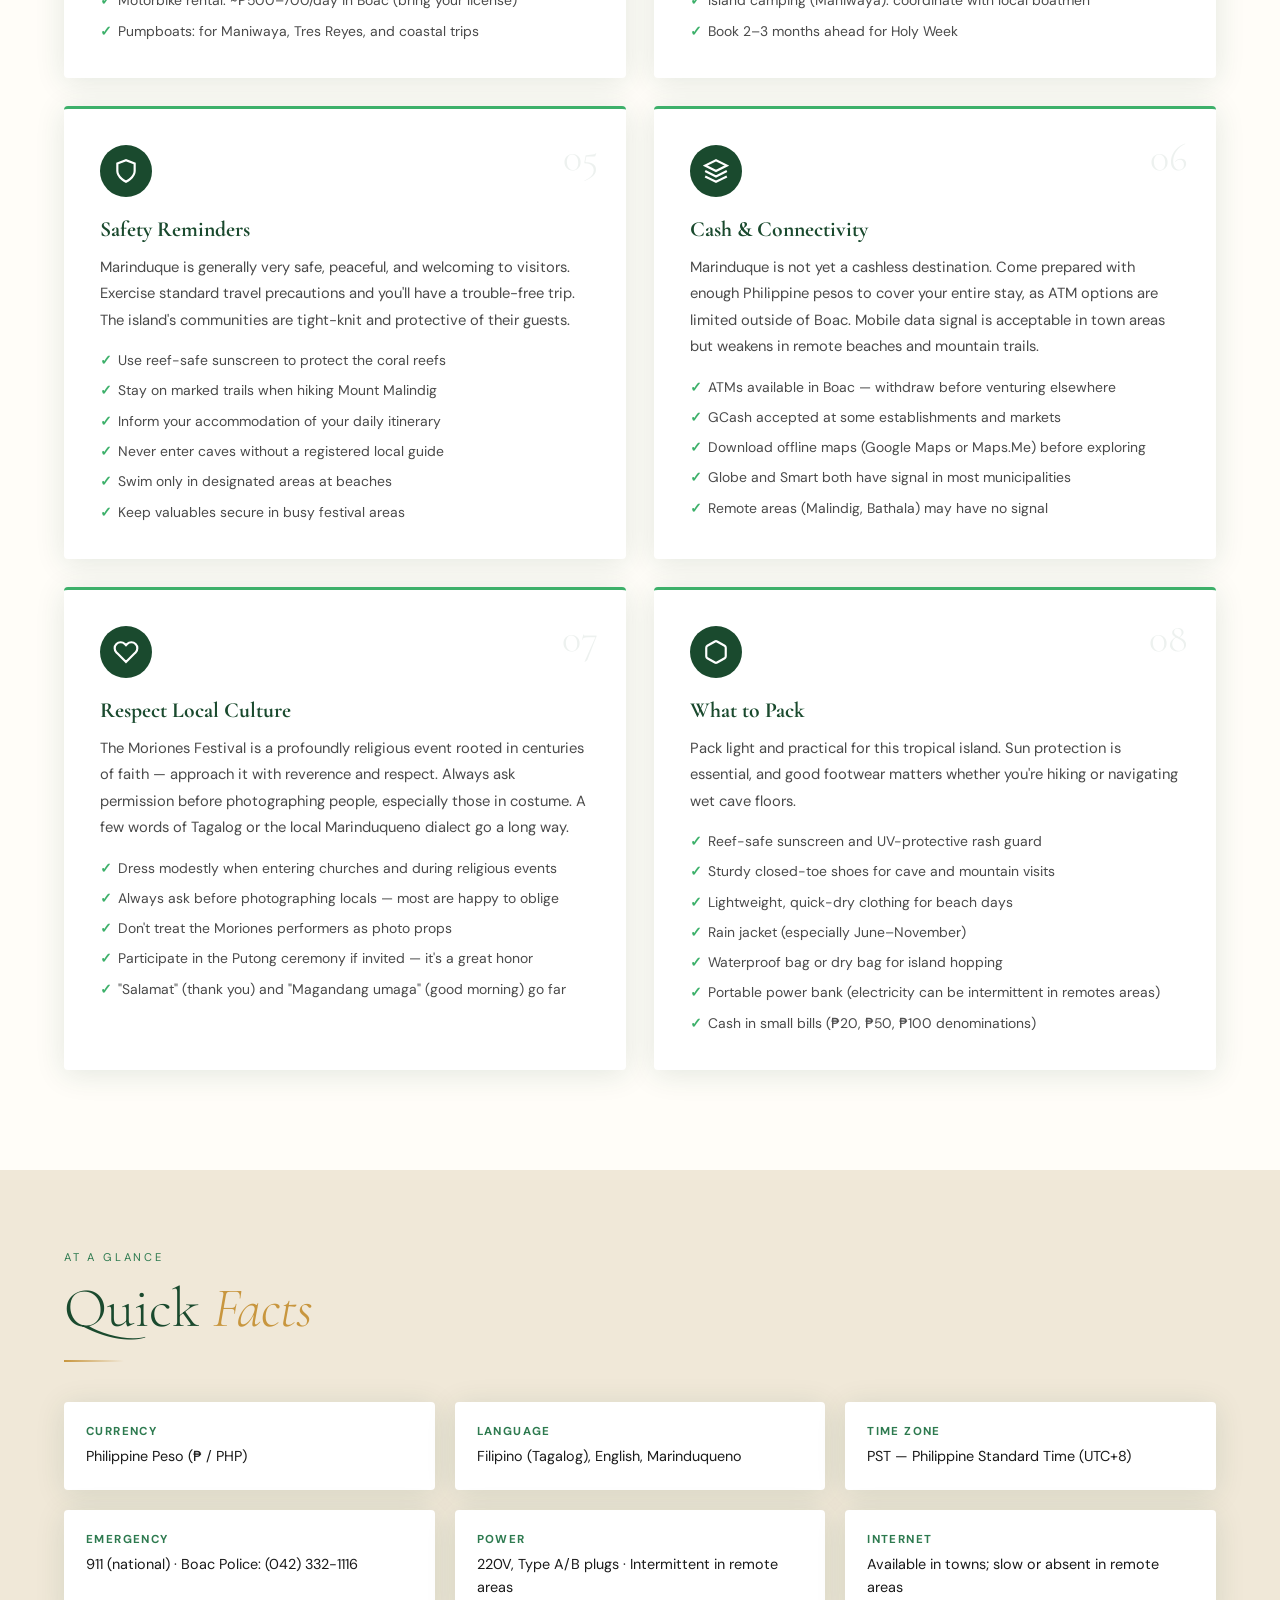
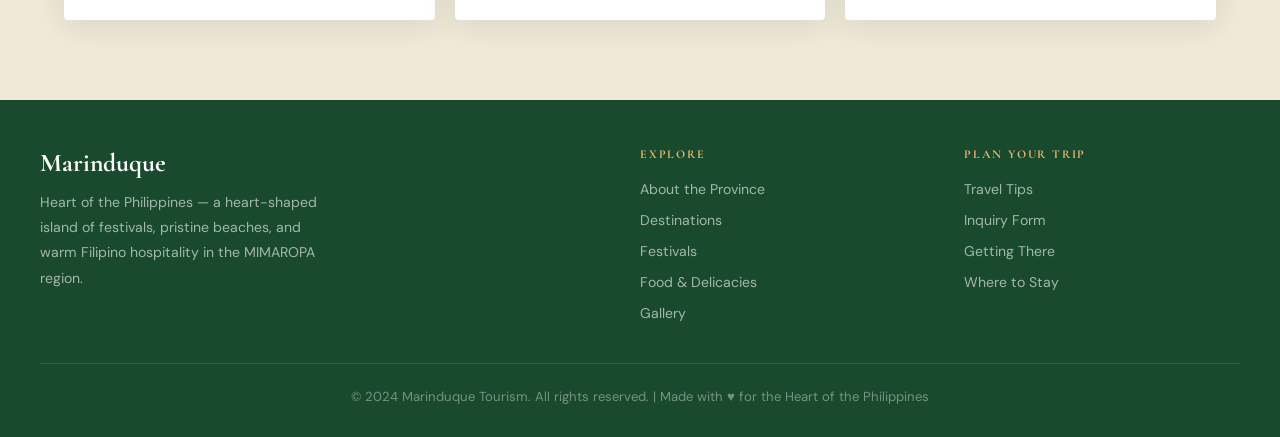
<file: tips.html>
<!doctype html>
<html lang="en">
  <head>
    <meta charset="UTF-8" />
    <meta name="viewport" content="width=device-width, initial-scale=1.0" />
    <title>Travel Tips — Marinduque</title>
    <link
      href="https://fonts.googleapis.com/css2?family=Cormorant+Garamond:ital,wght@0,300;0,400;0,600;0,700;1,300;1,400&family=DM+Sans:wght@300;400;500;600&display=swap"
      rel="stylesheet"
    />
    <link rel="stylesheet" href="css/general.css" />
    <link rel="stylesheet" href="css/tips.css" />
  </head>
  <body>
    <div id="nav-placeholder"></div>

    <div class="page-main">
      <div class="page-hero">
        <div class="page-hero-dots"></div>
        <div class="page-hero-content">
          <span class="page-hero-eyebrow">Before You Go</span>
          <h1>Travel <em>Tips</em></h1>
          <p>
            Everything you need to know to plan a safe, rewarding, and deeply
            enjoyable Marinduque experience.
          </p>
        </div>
      </div>

      <section class="tips-main-section">
        <div class="container">
          <div class="tips-grid">
            <div class="tip-card fade-in" id="best-time">
              <div class="tip-num">01</div>
              <div class="tip-icon">
                <svg
                  viewBox="0 0 24 24"
                  fill="none"
                  stroke="currentColor"
                  stroke-width="2"
                >
                  <rect x="3" y="4" width="18" height="18" rx="2" />
                  <line x1="16" y1="2" x2="16" y2="6" />
                  <line x1="8" y1="2" x2="8" y2="6" />
                  <line x1="3" y1="10" x2="21" y2="10" />
                </svg>
              </div>
              <h3>Best Time to Visit</h3>
              <p>
                November to May is the dry season and offers the best weather
                for beaches, hiking, and outdoor exploration. The island's
                undisputed peak experience is Holy Week (March or April) for the
                Moriones Festival — accommodations fill up months in advance, so
                book early. December is magical for the Bila-Bila Festival in
                Santa Cruz.
              </p>
              <ul class="tip-bullets">
                <li>
                  Dry season: November – May (ideal for outdoor activities)
                </li>
                <li>Holy Week: Book at least 2–3 months ahead</li>
                <li>
                  Wet season: June – November (lush, fewer crowds, lower prices)
                </li>
                <li>December: festive lantern season in Santa Cruz</li>
              </ul>
            </div>

            <div class="tip-card fade-in" id="getting-there">
              <div class="tip-num">02</div>
              <div class="tip-icon">
                <svg
                  viewBox="0 0 24 24"
                  fill="none"
                  stroke="currentColor"
                  stroke-width="2"
                >
                  <path d="M3 12a9 9 0 1018 0 9 9 0 00-18 0" />
                  <path d="M3.6 9h16.8M3.6 15h16.8" />
                  <path d="M12 3a15 15 0 010 18M12 3a15 15 0 000 18" />
                </svg>
              </div>
              <h3>Getting to Marinduque</h3>
              <p>
                The most common route is by RORO (Roll-On, Roll-Off) ferry from
                Lucena Port (Dalahican) to Balanacan Port in Mogpog —
                approximately 3 to 4 hours across the Sibuyan Sea. FastCraft
                vessels are also available for a faster but pricier crossing.
                Light aircraft connect Manila to Boac Airport on select days.
              </p>
              <ul class="tip-bullets">
                <li>
                  RORO ferry from Lucena (Dalahican) → Balanacan, Mogpog (3–4
                  hrs)
                </li>
                <li>
                  FastCraft from Pinamalayan, Oriental Mindoro → Buyabod, Santa
                  Cruz
                </li>
                <li>
                  Light aircraft: Manila → Boac Airport (check seasonal
                  schedules)
                </li>
                <li>Bus to Lucena from Manila takes 3–4 hours via SLEX</li>
              </ul>
            </div>

            <div class="tip-card fade-in">
              <div class="tip-num">03</div>
              <div class="tip-icon">
                <svg
                  viewBox="0 0 24 24"
                  fill="none"
                  stroke="currentColor"
                  stroke-width="2"
                >
                  <path
                    d="M19 17H5a2 2 0 01-2-2V9a2 2 0 012-2h3l2-2h4l2 2h3a2 2 0 012 2v6a2 2 0 01-2 2z"
                  />
                  <circle cx="12" cy="13" r="3" />
                </svg>
              </div>
              <h3>Getting Around the Island</h3>
              <p>
                Marinduque has no large public transit system, but getting
                around is part of the adventure. Tricycles and habal-habal
                (motorcycle taxis) are the main modes of inter-barangay
                transport. Multicabs serve major routes between municipalities.
                For independent travelers, renting a motorbike in Boac is
                popular and affordable.
              </p>
              <ul class="tip-bullets">
                <li>
                  Habal-habal: most flexible, negotiate fare before riding
                </li>
                <li>Tricycles: for short town-to-town trips</li>
                <li>Multicab: budget option for longer municipality routes</li>
                <li>
                  Motorbike rental: ~₱500–700/day in Boac (bring your license)
                </li>
                <li>Pumpboats: for Maniwaya, Tres Reyes, and coastal trips</li>
              </ul>
            </div>

            <div class="tip-card fade-in" id="accommodation">
              <div class="tip-num">04</div>
              <div class="tip-icon">
                <svg
                  viewBox="0 0 24 24"
                  fill="none"
                  stroke="currentColor"
                  stroke-width="2"
                >
                  <path d="M3 9l9-7 9 7v11a2 2 0 01-2 2H5a2 2 0 01-2-2z" />
                  <polyline points="9 22 9 12 15 12 15 22" />
                </svg>
              </div>
              <h3>Where to Stay</h3>
              <p>
                Accommodation ranges from budget guesthouses and pension houses
                in Boac to beachfront cottages at Poctoy and Maniwaya. For an
                authentic experience, choose a homestay — you'll receive
                home-cooked meals, insider tips, and genuine island warmth that
                no hotel can replicate.
              </p>
              <ul class="tip-bullets">
                <li>Budget guesthouses: ₱500–1,200/night in Boac</li>
                <li>Beachfront cottages at Poctoy: ₱800–2,500/night</li>
                <li>Homestays: ₱600–1,500/night (often includes meals)</li>
                <li>
                  Island camping (Maniwaya): coordinate with local boatmen
                </li>
                <li>Book 2–3 months ahead for Holy Week</li>
              </ul>
            </div>

            <div class="tip-card fade-in">
              <div class="tip-num">05</div>
              <div class="tip-icon">
                <svg
                  viewBox="0 0 24 24"
                  fill="none"
                  stroke="currentColor"
                  stroke-width="2"
                >
                  <path d="M12 22s8-4 8-10V5l-8-3-8 3v7c0 6 8 10 8 10z" />
                </svg>
              </div>
              <h3>Safety Reminders</h3>
              <p>
                Marinduque is generally very safe, peaceful, and welcoming to
                visitors. Exercise standard travel precautions and you'll have a
                trouble-free trip. The island's communities are tight-knit and
                protective of their guests.
              </p>
              <ul class="tip-bullets">
                <li>Use reef-safe sunscreen to protect the coral reefs</li>
                <li>Stay on marked trails when hiking Mount Malindig</li>
                <li>Inform your accommodation of your daily itinerary</li>
                <li>Never enter caves without a registered local guide</li>
                <li>Swim only in designated areas at beaches</li>
                <li>Keep valuables secure in busy festival areas</li>
              </ul>
            </div>

            <div class="tip-card fade-in">
              <div class="tip-num">06</div>
              <div class="tip-icon">
                <svg
                  viewBox="0 0 24 24"
                  fill="none"
                  stroke="currentColor"
                  stroke-width="2"
                >
                  <path d="M12 2L2 7l10 5 10-5-10-5z" />
                  <path d="M2 17l10 5 10-5M2 12l10 5 10-5" />
                </svg>
              </div>
              <h3>Cash & Connectivity</h3>
              <p>
                Marinduque is not yet a cashless destination. Come prepared with
                enough Philippine pesos to cover your entire stay, as ATM
                options are limited outside of Boac. Mobile data signal is
                acceptable in town areas but weakens in remote beaches and
                mountain trails.
              </p>
              <ul class="tip-bullets">
                <li>
                  ATMs available in Boac — withdraw before venturing elsewhere
                </li>
                <li>GCash accepted at some establishments and markets</li>
                <li>
                  Download offline maps (Google Maps or Maps.Me) before
                  exploring
                </li>
                <li>Globe and Smart both have signal in most municipalities</li>
                <li>Remote areas (Malindig, Bathala) may have no signal</li>
              </ul>
            </div>

            <div class="tip-card fade-in">
              <div class="tip-num">07</div>
              <div class="tip-icon">
                <svg
                  viewBox="0 0 24 24"
                  fill="none"
                  stroke="currentColor"
                  stroke-width="2"
                >
                  <path
                    d="M20.84 4.61a5.5 5.5 0 00-7.78 0L12 5.67l-1.06-1.06a5.5 5.5 0 00-7.78 7.78l1.06 1.06L12 21.23l7.78-7.78 1.06-1.06a5.5 5.5 0 000-7.78z"
                  />
                </svg>
              </div>
              <h3>Respect Local Culture</h3>
              <p>
                The Moriones Festival is a profoundly religious event rooted in
                centuries of faith — approach it with reverence and respect.
                Always ask permission before photographing people, especially
                those in costume. A few words of Tagalog or the local
                Marinduqueno dialect go a long way.
              </p>
              <ul class="tip-bullets">
                <li>
                  Dress modestly when entering churches and during religious
                  events
                </li>
                <li>
                  Always ask before photographing locals — most are happy to
                  oblige
                </li>
                <li>Don't treat the Moriones performers as photo props</li>
                <li>
                  Participate in the Putong ceremony if invited — it's a great
                  honor
                </li>
                <li>
                  "Salamat" (thank you) and "Magandang umaga" (good morning) go
                  far
                </li>
              </ul>
            </div>

            <div class="tip-card fade-in">
              <div class="tip-num">08</div>
              <div class="tip-icon">
                <svg
                  viewBox="0 0 24 24"
                  fill="none"
                  stroke="currentColor"
                  stroke-width="2"
                >
                  <path
                    d="M21 16V8a2 2 0 00-1-1.73l-7-4a2 2 0 00-2 0l-7 4A2 2 0 003 8v8a2 2 0 001 1.73l7 4a2 2 0 002 0l7-4A2 2 0 0021 16z"
                  />
                </svg>
              </div>
              <h3>What to Pack</h3>
              <p>
                Pack light and practical for this tropical island. Sun
                protection is essential, and good footwear matters whether
                you're hiking or navigating wet cave floors.
              </p>
              <ul class="tip-bullets">
                <li>Reef-safe sunscreen and UV-protective rash guard</li>
                <li>Sturdy closed-toe shoes for cave and mountain visits</li>
                <li>Lightweight, quick-dry clothing for beach days</li>
                <li>Rain jacket (especially June–November)</li>
                <li>Waterproof bag or dry bag for island hopping</li>
                <li>
                  Portable power bank (electricity can be intermittent in
                  remotes areas)
                </li>
                <li>Cash in small bills (₱20, ₱50, ₱100 denominations)</li>
              </ul>
            </div>
          </div>
        </div>
      </section>

      <!-- QUICK FACTS -->
      <section class="quick-facts-section">
        <div class="container">
          <span class="section-label">At a Glance</span>
          <h2 class="section-title">Quick <em>Facts</em></h2>
          <div class="divider"></div>
          <div class="facts-grid">
            <div class="fact-item fade-in">
              <strong>Currency</strong><span>Philippine Peso (₱ / PHP)</span>
            </div>
            <div class="fact-item fade-in">
              <strong>Language</strong
              ><span>Filipino (Tagalog), English, Marinduqueno</span>
            </div>
            <div class="fact-item fade-in">
              <strong>Time Zone</strong
              ><span>PST — Philippine Standard Time (UTC+8)</span>
            </div>
            <div class="fact-item fade-in">
              <strong>Emergency</strong
              ><span>911 (national) · Boac Police: (042) 332-1116</span>
            </div>
            <div class="fact-item fade-in">
              <strong>Power</strong
              ><span>220V, Type A/B plugs · Intermittent in remote areas</span>
            </div>
            <div class="fact-item fade-in">
              <strong>Internet</strong
              ><span>Available in towns; slow or absent in remote areas</span>
            </div>
          </div>
        </div>
      </section>
    </div>

    <div id="footer-placeholder"></div>
    <script src="js/main.js"></script>
  </body>
</html>
</file>
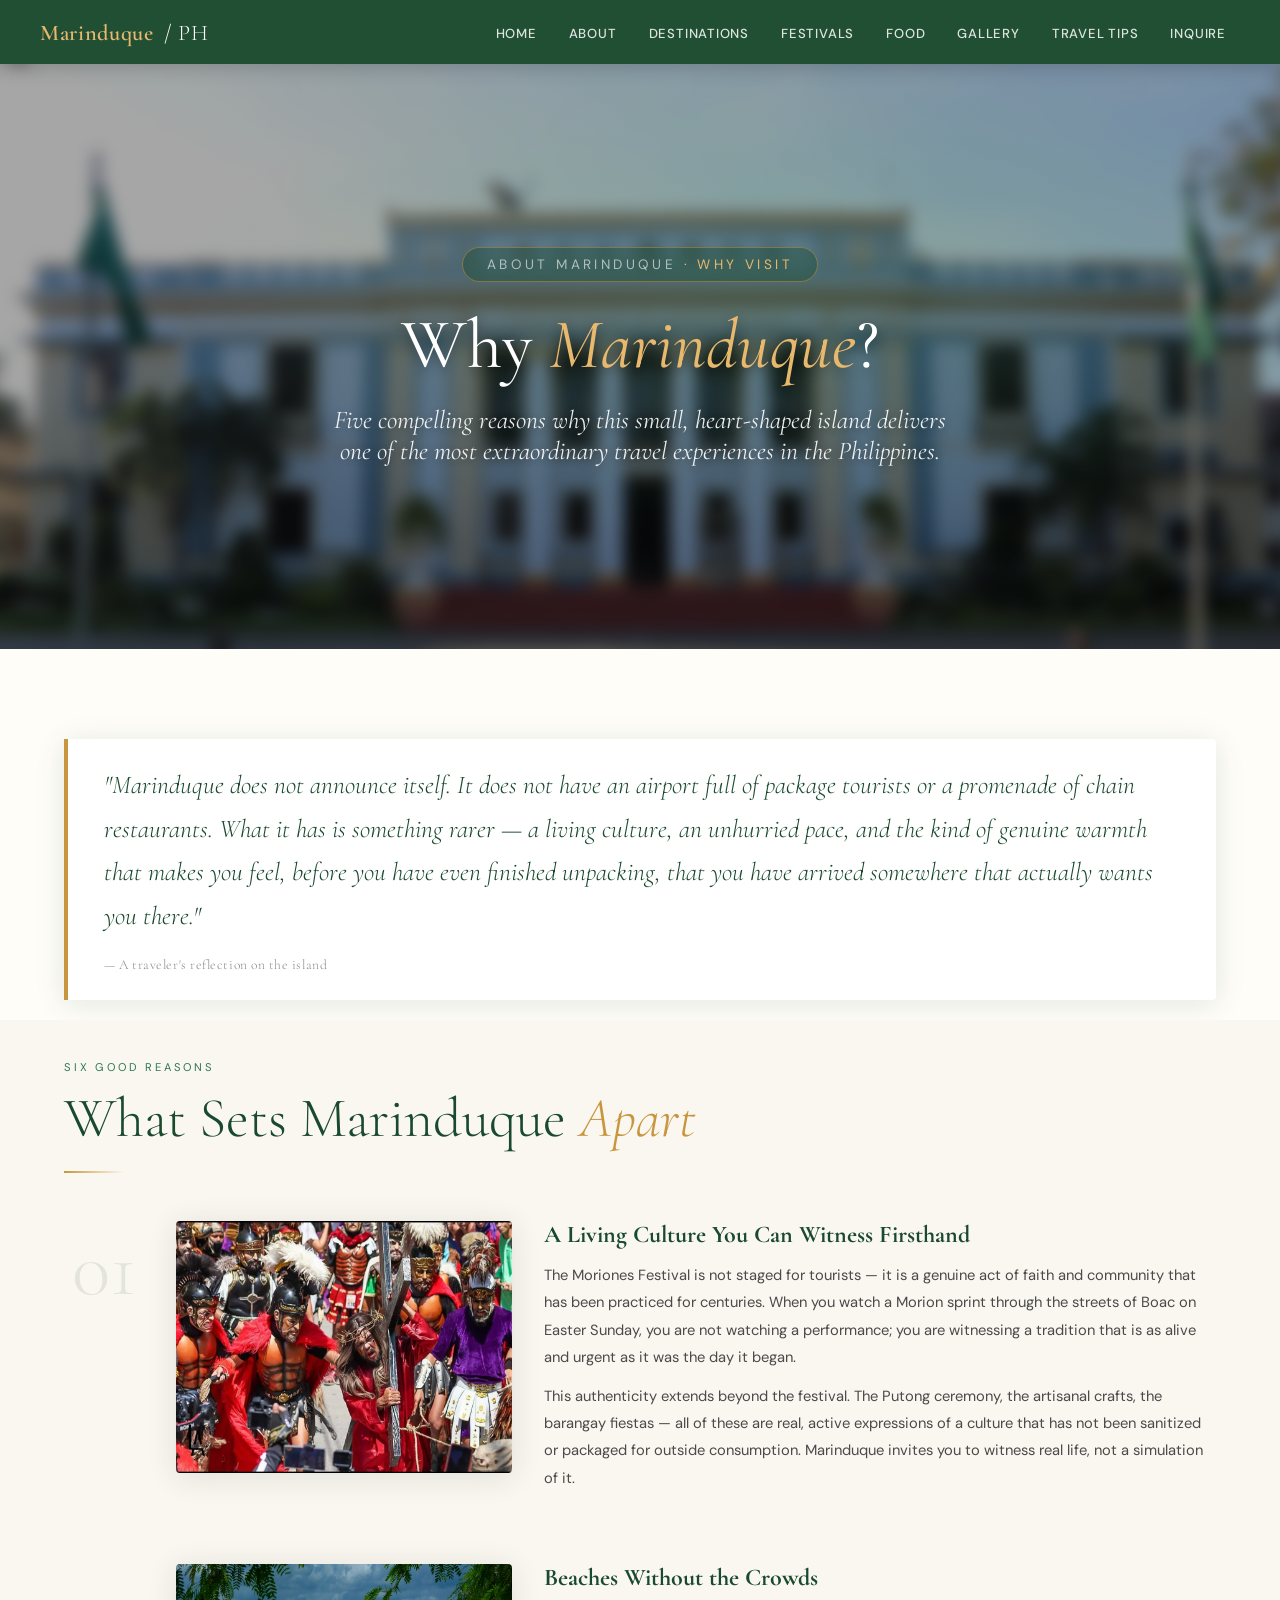
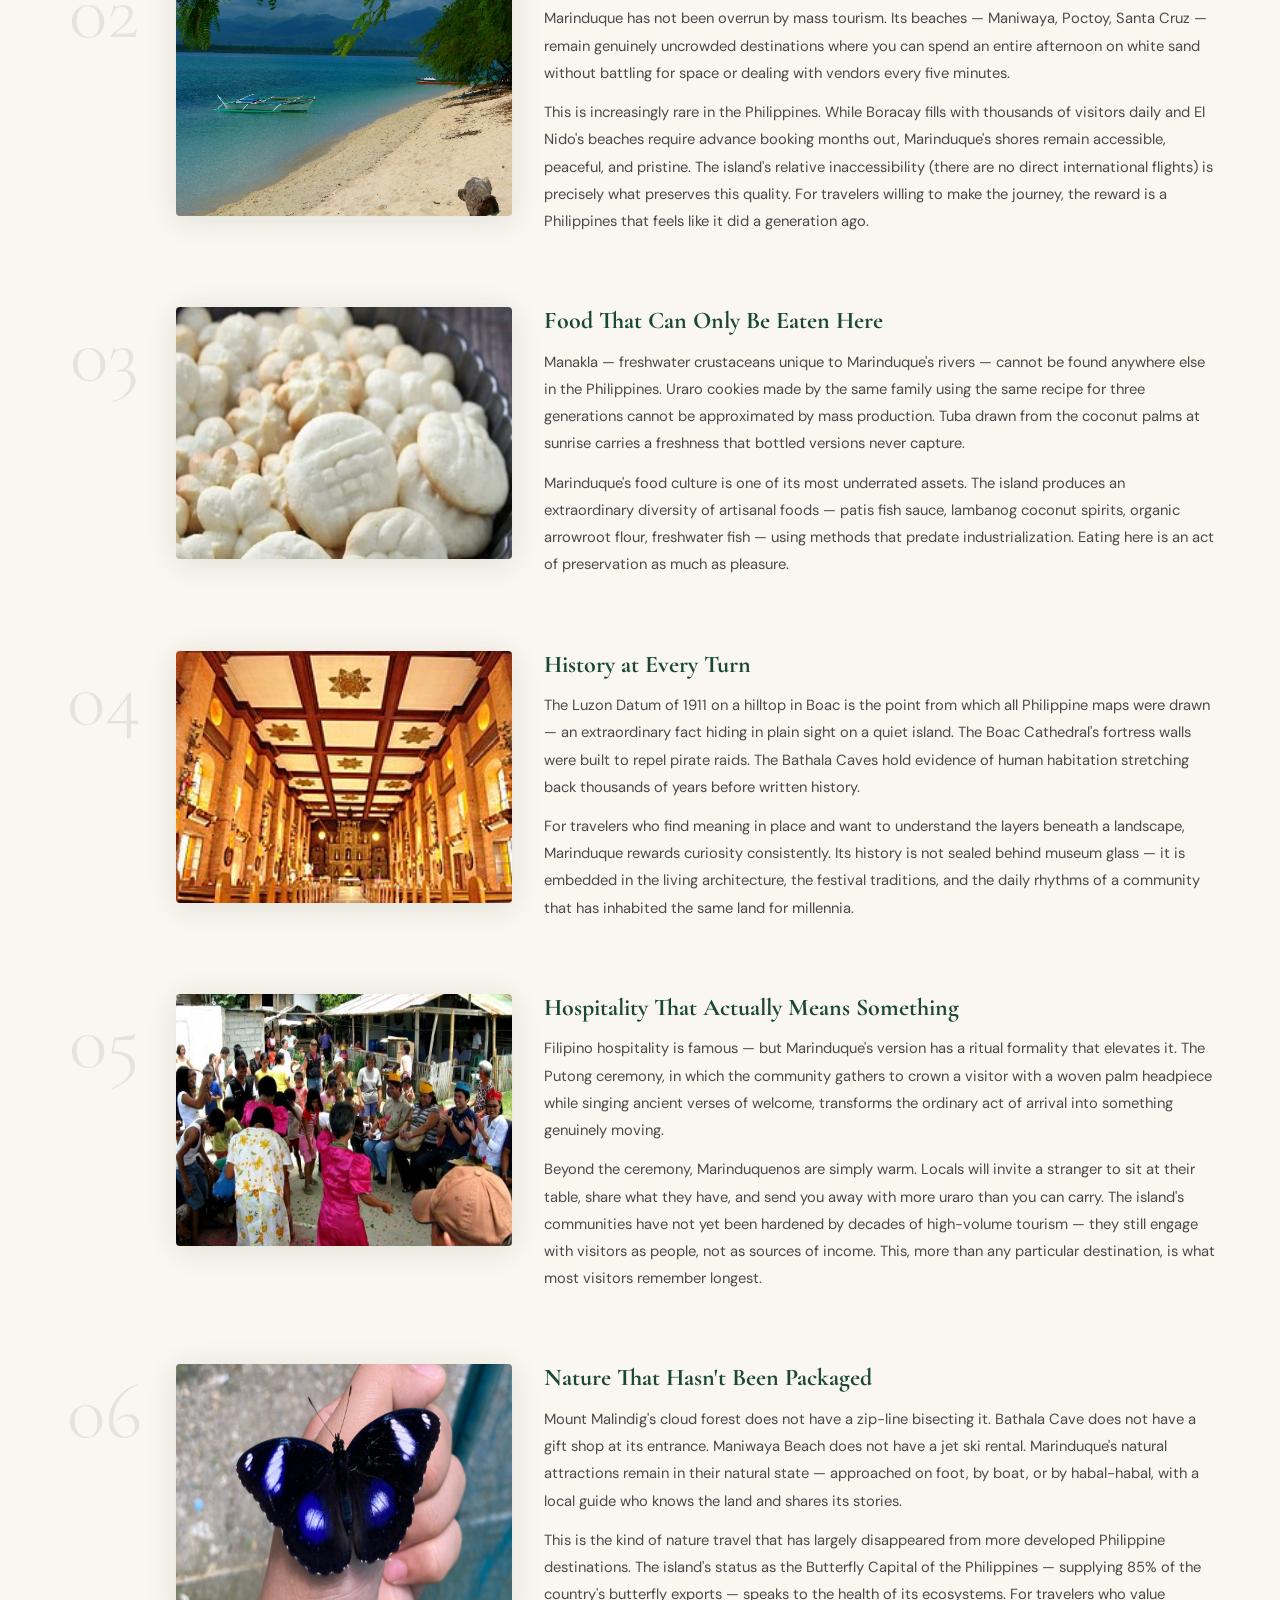
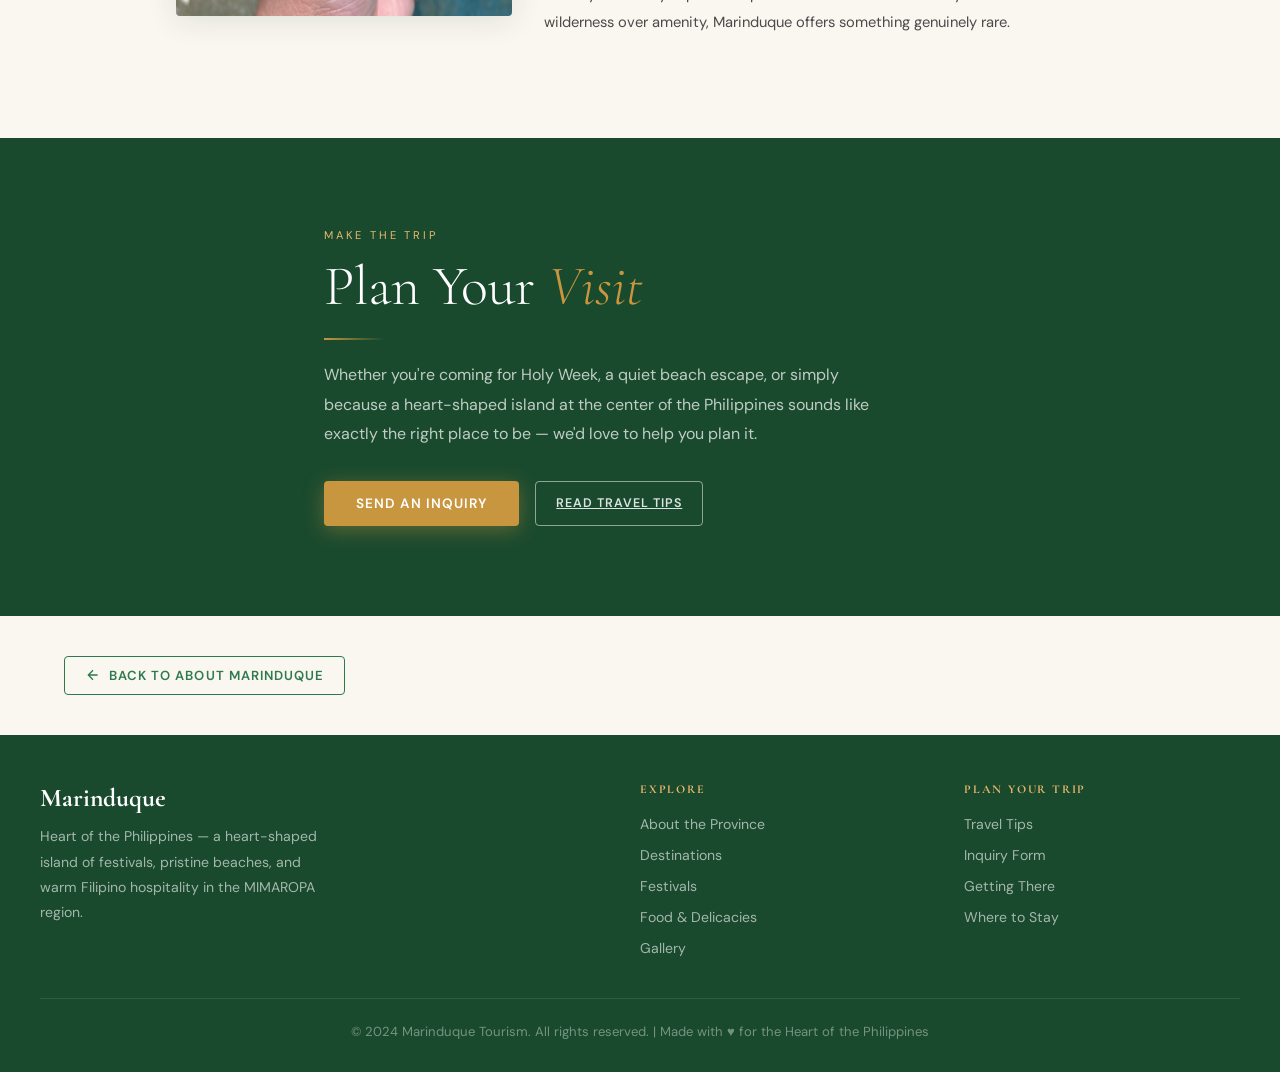
<file: why_visit.html>
<!doctype html>
<html lang="en">
  <head>
    <meta charset="UTF-8" />
    <meta name="viewport" content="width=device-width, initial-scale=1.0" />
    <title>Why Visit — About Marinduque</title>
    <link
      href="https://fonts.googleapis.com/css2?family=Cormorant+Garamond:ital,wght@0,300;0,400;0,600;0,700;1,300;1,400&family=DM+Sans:wght@300;400;500;600&display=swap"
      rel="stylesheet"
    />
    <link rel="stylesheet" href="css/general.css" />
    <link rel="stylesheet" href="css/about-sub.css" />
  </head>
  <body>
    <div id="nav-placeholder"></div>

    <div class="page-main">
      <div
        class="page-hero"
        style="
          background: linear-gradient(
            160deg,
            #1a3a1a 0%,
            #0d250d 60%,
            #1a4a1a 100%
          );
        "
      >
        <div class="page-hero-dots"></div>
        <div class="page-hero-content">
          <span class="page-hero-eyebrow"
            ><a href="about.html" class="hero-breadcrumb">About Marinduque</a> ·
            Why Visit</span
          >
          <h1>Why <em>Marinduque</em>?</h1>
          <p>
            Five compelling reasons why this small, heart-shaped island delivers
            one of the most extraordinary travel experiences in the Philippines.
          </p>
        </div>
      </div>

      <!-- INTRO PULL QUOTE -->
      <section class="sub-section bg-warm" style="padding-bottom: 20px">
        <div class="container">
          <blockquote class="pull-quote fade-in">
            "Marinduque does not announce itself. It does not have an airport
            full of package tourists or a promenade of chain restaurants. What
            it has is something rarer — a living culture, an unhurried pace, and
            the kind of genuine warmth that makes you feel, before you have even
            finished unpacking, that you have arrived somewhere that actually
            wants you there."
            <cite>— A traveler's reflection on the island</cite>
          </blockquote>
        </div>
      </section>

      <!-- REASONS -->
      <section class="sub-section bg-cream" style="padding-top: 40px">
        <div class="container">
          <span class="section-label">Six Good Reasons</span>
          <h2 class="section-title">What Sets Marinduque <em>Apart</em></h2>
          <div class="divider"></div>

          <div class="reasons-list">
            <div class="reason-item fade-in">
              <div class="reason-number">01</div>
              <div class="reason-content">
                <div class="reason-img-wrap">
                  <img
                    src="images/moriones_festival.png"
                    alt="Moriones Festival procession with participants in colorful costumes and masks"
                    class="reason-img"
                  />
                </div>
                <div class="reason-text">
                  <h3>A Living Culture You Can Witness Firsthand</h3>
                  <p>
                    The Moriones Festival is not staged for tourists — it is a
                    genuine act of faith and community that has been practiced
                    for centuries. When you watch a Morion sprint through the
                    streets of Boac on Easter Sunday, you are not watching a
                    performance; you are witnessing a tradition that is as alive
                    and urgent as it was the day it began.
                  </p>
                  <p>
                    This authenticity extends beyond the festival. The Putong
                    ceremony, the artisanal crafts, the barangay fiestas — all
                    of these are real, active expressions of a culture that has
                    not been sanitized or packaged for outside consumption.
                    Marinduque invites you to witness real life, not a
                    simulation of it.
                  </p>
                </div>
              </div>
            </div>

            <div class="reason-item fade-in">
              <div class="reason-number">02</div>
              <div class="reason-content">
                <div class="reason-img-wrap">
                  <img
                    src="images/maniwaya.png"
                    alt="Maniwaya Beach with white sand and clear blue water"
                    class="reason-img"
                  />
                </div>
                <div class="reason-text">
                  <h3>Beaches Without the Crowds</h3>
                  <p>
                    Marinduque has not been overrun by mass tourism. Its beaches
                    — Maniwaya, Poctoy, Santa Cruz — remain genuinely uncrowded
                    destinations where you can spend an entire afternoon on
                    white sand without battling for space or dealing with
                    vendors every five minutes.
                  </p>
                  <p>
                    This is increasingly rare in the Philippines. While Boracay
                    fills with thousands of visitors daily and El Nido's beaches
                    require advance booking months out, Marinduque's shores
                    remain accessible, peaceful, and pristine. The island's
                    relative inaccessibility (there are no direct international
                    flights) is precisely what preserves this quality. For
                    travelers willing to make the journey, the reward is a
                    Philippines that feels like it did a generation ago.
                  </p>
                </div>
              </div>
            </div>

            <div class="reason-item fade-in">
              <div class="reason-number">03</div>
              <div class="reason-content">
                <div class="reason-img-wrap">
                  <img
                    src="images/uraro.png"
                    alt="Uraro cookies, a local delicacy made from arrowroot flour"
                    class="reason-img"
                  />
                </div>
                <div class="reason-text">
                  <h3>Food That Can Only Be Eaten Here</h3>
                  <p>
                    Manakla — freshwater crustaceans unique to Marinduque's
                    rivers — cannot be found anywhere else in the Philippines.
                    Uraro cookies made by the same family using the same recipe
                    for three generations cannot be approximated by mass
                    production. Tuba drawn from the coconut palms at sunrise
                    carries a freshness that bottled versions never capture.
                  </p>
                  <p>
                    Marinduque's food culture is one of its most underrated
                    assets. The island produces an extraordinary diversity of
                    artisanal foods — patis fish sauce, lambanog coconut
                    spirits, organic arrowroot flour, freshwater fish — using
                    methods that predate industrialization. Eating here is an
                    act of preservation as much as pleasure.
                  </p>
                </div>
              </div>
            </div>

            <div class="reason-item fade-in">
              <div class="reason-number">04</div>
              <div class="reason-content">
                <div class="reason-img-wrap">
                  <img
                    src="images/boac_cathedral.png"
                    alt="Boac Cathedral and surrounding heritage town architecture"
                    class="reason-img"
                  />
                </div>
                <div class="reason-text">
                  <h3>History at Every Turn</h3>
                  <p>
                    The Luzon Datum of 1911 on a hilltop in Boac is the point
                    from which all Philippine maps were drawn — an extraordinary
                    fact hiding in plain sight on a quiet island. The Boac
                    Cathedral's fortress walls were built to repel pirate raids.
                    The Bathala Caves hold evidence of human habitation
                    stretching back thousands of years before written history.
                  </p>
                  <p>
                    For travelers who find meaning in place and want to
                    understand the layers beneath a landscape, Marinduque
                    rewards curiosity consistently. Its history is not sealed
                    behind museum glass — it is embedded in the living
                    architecture, the festival traditions, and the daily rhythms
                    of a community that has inhabited the same land for
                    millennia.
                  </p>
                </div>
              </div>
            </div>

            <div class="reason-item fade-in">
              <div class="reason-number">05</div>
              <div class="reason-content">
                <div class="reason-img-wrap">
                  <img
                    src="images/putong.png"
                    alt="Putong ceremony with a visitor being crowned with a woven palm headpiece"
                    class="reason-img"
                  />
                </div>
                <div class="reason-text">
                  <h3>Hospitality That Actually Means Something</h3>
                  <p>
                    Filipino hospitality is famous — but Marinduque's version
                    has a ritual formality that elevates it. The Putong
                    ceremony, in which the community gathers to crown a visitor
                    with a woven palm headpiece while singing ancient verses of
                    welcome, transforms the ordinary act of arrival into
                    something genuinely moving.
                  </p>
                  <p>
                    Beyond the ceremony, Marinduquenos are simply warm. Locals
                    will invite a stranger to sit at their table, share what
                    they have, and send you away with more uraro than you can
                    carry. The island's communities have not yet been hardened
                    by decades of high-volume tourism — they still engage with
                    visitors as people, not as sources of income. This, more
                    than any particular destination, is what most visitors
                    remember longest.
                  </p>
                </div>
              </div>
            </div>

            <div class="reason-item fade-in">
              <div class="reason-number">06</div>
              <div class="reason-content">
                <div class="reason-img-wrap">
                  <img
                    src="images/butterfly.png"
                    alt="Butterfly resting on a flower in Marinduque's lush forest interior"
                    class="reason-img"
                  />
                </div>
                <div class="reason-text">
                  <h3>Nature That Hasn't Been Packaged</h3>
                  <p>
                    Mount Malindig's cloud forest does not have a zip-line
                    bisecting it. Bathala Cave does not have a gift shop at its
                    entrance. Maniwaya Beach does not have a jet ski rental.
                    Marinduque's natural attractions remain in their natural
                    state — approached on foot, by boat, or by habal-habal, with
                    a local guide who knows the land and shares its stories.
                  </p>
                  <p>
                    This is the kind of nature travel that has largely
                    disappeared from more developed Philippine destinations. The
                    island's status as the Butterfly Capital of the Philippines
                    — supplying 85% of the country's butterfly exports — speaks
                    to the health of its ecosystems. For travelers who value
                    wilderness over amenity, Marinduque offers something
                    genuinely rare.
                  </p>
                </div>
              </div>
            </div>
          </div>
        </div>
      </section>

      <!-- FINAL CTA -->
      <section class="sub-section bg-green">
        <div class="container cta-why-inner fade-in">
          <span class="section-label" style="color: var(--gold-light)"
            >Make the Trip</span
          >
          <h2 class="section-title" style="color: white">
            Plan Your <em>Visit</em>
          </h2>
          <div class="divider"></div>
          <p
            style="
              color: rgba(255, 255, 255, 0.72);
              line-height: 1.85;
              max-width: 560px;
              margin-bottom: 32px;
            "
          >
            Whether you're coming for Holy Week, a quiet beach escape, or simply
            because a heart-shaped island at the center of the Philippines
            sounds like exactly the right place to be — we'd love to help you
            plan it.
          </p>
          <div style="display: flex; gap: 16px; flex-wrap: wrap">
            <a
              href="inquiry.html"
              class="btn-primary"
              style="
                background: var(--gold);
                box-shadow: 0 4px 20px rgba(200, 150, 62, 0.4);
              "
              >Send an Inquiry</a
            >
            <a
              href="tips.html"
              class="btn-outline"
              style="
                border-color: rgba(255, 255, 255, 0.5);
                color: rgba(255, 255, 255, 0.85);
              "
              >Read Travel Tips</a
            >
          </div>
        </div>
      </section>

      <section class="sub-section bg-cream" style="padding: 40px">
        <div class="container">
          <a href="about.html" class="btn-back">
            <svg
              width="16"
              height="16"
              viewBox="0 0 24 24"
              fill="none"
              stroke="currentColor"
              stroke-width="2"
            >
              <path d="M19 12H5M12 5l-7 7 7 7" />
            </svg>
            Back to About Marinduque
          </a>
        </div>
      </section>
    </div>

    <div id="footer-placeholder"></div>
    <script src="js/main.js"></script>
  </body>
</html>
</file>
<file: css/general.css>
/* ═══════════════════════════════════════
   MARINDUQUE TOURISM — GENERAL STYLES
   Shared across all pages
═══════════════════════════════════════ */

/* ── VARIABLES ── */
:root {
    --green-deep: #1a4a2e;
    --green-mid: #2d7a4f;
    --green-bright: #3db06a;
    --gold: #c8963e;
    --gold-light: #e8b86d;
    --cream: #faf6f0;
    --warm-white: #fffdf8;
    --text-dark: #1a1a1a;
    --text-mid: #4a4a4a;
    --text-light: #888;
    --sand: #f0e8d8;
    --shadow: 0 4px 30px rgba(26, 74, 46, 0.12);
    --shadow-lg: 0 12px 50px rgba(26, 74, 46, 0.18);
    --radius: 4px;
}

/* ── RESET ── */
*, *::before, *::after {
    box-sizing: border-box;
    margin: 0;
    padding: 0;
}

html, body {
    width: 100%;
    max-width: 100vw;
    overflow-x: hidden;
    /* Hard cut-off to kill unwanted right-side horizontal scrolling */
}

html {
    scroll-behavior: smooth;
}

body {
    font-family: 'DM Sans', sans-serif;
    background: var(--cream);
    color: var(--text-dark);
}

/* ── FLEXIBLE & RESPONSIVE LAYOUT WRAPPERS ── */
.page-main,
.destinations-section,
section,
nav,
footer {
    width: 100%;
    max-width: 100vw;
}

.container {
    width: 100%;
    max-width: 1200px;
    margin-left: auto;
    margin-right: auto;
    padding-left: 24px;
    padding-right: 24px;
}

p, .hero-welcome, .hero-slogan, .dest-desc {
    width: 100%;
    max-width: 100%;
}

/* ── TYPOGRAPHY ── */
h1, h2, h3, h4 {
    font-family: 'Cormorant Garamond', serif;
    line-height: 1.15;
}

/* ── NAV ── */
nav {
    position: fixed;
    top: 0;
    left: 0;
    width: 100%;
    z-index: 1000;
    background: rgba(26, 74, 46, 0.97);
    backdrop-filter: blur(10px);
    display: flex;
    align-items: center;
    justify-content: space-between;
    padding: 0 40px;
    height: 64px;
    box-shadow: 0 2px 20px rgba(0, 0, 0, 0.2);
}

.nav-logo {
    font-family: 'Cormorant Garamond', serif;
    color: var(--gold-light);
    font-size: 1.4rem;
    font-weight: 600;
    letter-spacing: 0.03em;
    text-decoration: none;
    display: flex;
    align-items: center;
    gap: 10px;
}

.nav-logo span {
    color: white;
    font-weight: 300;
}

.nav-links {
    display: flex;
    gap: 4px;
    list-style: none;
}

.nav-links a {
    color: rgba(255, 255, 255, 0.85);
    text-decoration: none;
    font-size: 0.82rem;
    font-weight: 500;
    letter-spacing: 0.06em;
    text-transform: uppercase;
    padding: 8px 14px;
    border-radius: var(--radius);
    transition: all 0.2s;
}

.nav-links a:hover,
.nav-links a.active {
    color: var(--gold-light);
    background: rgba(255, 255, 255, 0.08);
}

.nav-toggle {
    display: none;
    background: none;
    border: none;
    cursor: pointer;
    flex-direction: column;
    gap: 5px;
}

.nav-toggle span {
    display: block;
    width: 24px;
    height: 2px;
    background: white;
    border-radius: 2px;
    transition: all 0.3s;
}

/* ── FOOTER ── */
footer {
    background: var(--green-deep);
    color: rgba(255, 255, 255, 0.7);
    padding: 48px 40px 32px;
}

.footer-grid {
    display: grid;
    grid-template-columns: 2fr 1fr 1fr;
    gap: 48px;
    max-width: 1200px;
    margin: 0 auto 40px;
}

.footer-brand h3 {
    font-family: 'Cormorant Garamond', serif;
    font-size: 1.6rem;
    color: white;
    margin-bottom: 12px;
}

.footer-brand p {
    font-size: 0.88rem;
    line-height: 1.8;
    color: rgba(255, 255, 255, 0.6);
    max-width: 280px;
}

.footer-col h4 {
    font-size: 0.75rem;
    letter-spacing: 0.15em;
    text-transform: uppercase;
    color: var(--gold-light);
    margin-bottom: 16px;
}

.footer-col ul {
    list-style: none;
    display: flex;
    flex-direction: column;
    gap: 10px;
}

.footer-col ul li a {
    color: rgba(255, 255, 255, 0.6);
    text-decoration: none;
    font-size: 0.88rem;
    transition: color 0.2s;
}

.footer-col ul li a:hover {
    color: var(--gold-light);
}

.footer-bottom {
    border-top: 1px solid rgba(255, 255, 255, 0.1);
    padding-top: 24px;
    text-align: center;
    font-size: 0.82rem;
    color: rgba(255, 255, 255, 0.4);
    max-width: 1200px;
    margin: 0 auto;
}

/* ── SECTION SHARED ── */
section {
    padding: 100px 40px;
}

.page-main {
    padding-top: 64px;
    /* Offset for fixed nav */
}

.section-label {
    font-size: 0.7rem;
    letter-spacing: 0.25em;
    text-transform: uppercase;
    color: var(--green-mid);
    margin-bottom: 12px;
    display: block;
}

.section-title {
    font-size: clamp(2rem, 4.5vw, 3.5rem);
    font-weight: 300;
    color: var(--green-deep);
    margin-bottom: 20px;
}

.section-title em {
    color: var(--gold);
    font-style: italic;
}

.section-lead {
    font-size: 1.05rem;
    color: var(--text-mid);
    line-height: 1.8;
    max-width: 600px;
}

.divider {
    width: 60px;
    height: 2px;
    background: linear-gradient(90deg, var(--gold), transparent);
    margin: 20px 0;
}

/* ── BUTTONS ── */
.btn-primary {
    display: inline-flex;
    align-items: center;
    gap: 10px;
    background: var(--green-deep);
    color: white;
    font-family: 'DM Sans', sans-serif;
    font-size: 0.85rem;
    font-weight: 600;
    letter-spacing: 0.08em;
    text-transform: uppercase;
    padding: 14px 32px;
    border-radius: var(--radius);
    text-decoration: none;
    border: none;
    cursor: pointer;
    transition: all 0.3s;
}

.btn-primary:hover {
    background: var(--green-mid);
    transform: translateY(-2px);
}

.btn-outline {
    display: inline-flex;
    align-items: center;
    gap: 6px;
    background: none;
    border: 1.5px solid var(--green-mid);
    color: var(--green-mid);
    font-family: 'DM Sans', sans-serif;
    font-size: 0.78rem;
    font-weight: 600;
    letter-spacing: 0.08em;
    text-transform: uppercase;
    padding: 10px 20px;
    border-radius: var(--radius);
    cursor: pointer;
    transition: all 0.2s;
}

.btn-outline:hover {
    background: var(--green-deep);
    border-color: var(--green-deep);
    color: white;
}

/* ── IMAGE PLACEHOLDER (shared) ── */
.img-placeholder {
    display: flex;
    flex-direction: column;
    align-items: center;
    justify-content: center;
    gap: 10px;
    text-align: center;
    padding: 16px;
    font-size: 0.75rem;
    letter-spacing: 0.08em;
    text-transform: uppercase;
    position: relative;
    overflow: hidden;
}

.img-placeholder::before {
    content: '';
    position: absolute;
    inset: 0;
    background: repeating-linear-gradient(45deg, transparent, transparent 10px,
            rgba(255, 255, 255, 0.04) 10px, rgba(255, 255, 255, 0.04) 11px);
}

.img-placeholder svg {
    opacity: 0.5;
    flex-shrink: 0;
}

/* ── FADE IN ── */
.fade-in {
    opacity: 0;
    transform: translateY(24px);
    transition: opacity 0.6s ease, transform 0.6s ease;
}

.fade-in.visible {
    opacity: 1;
    transform: none;
}

/* ── PAGE HERO (inner pages) ── */
.page-hero {
    position: relative;
    width: 100%;
    min-height: 65vh;
    /* Drop slightly from 75vh to prevent vertical bloating on medium devices */
    display: flex;
    align-items: center;
    justify-content: center;
    text-align: center;
    padding: 80px 24px;
    overflow: hidden;
    background: var(--green-deep);
}

.page-hero::before {
    content: '';
    position: absolute;
    inset: -20px;
    background-image: url("../images/municipal.png");
    background-size: cover;
    background-position: center;
    background-repeat: no-repeat;
    filter: blur(8px) brightness(0.65);
    z-index: 1;
}

.page-hero::after {
    content: '';
    position: absolute;
    inset: 0;
    background: radial-gradient(ellipse 70% 60% at 60% 40%, rgba(61, 176, 106, 0.15) 0%, transparent 70%);
    z-index: 2;
}

.page-hero-dots {
    position: absolute;
    top: 20%;
    right: 6%;
    width: 140px;
    height: 140px;
    background-image: radial-gradient(circle, rgba(200, 150, 62, 0.35) 1.5px, transparent 1.5px);
    background-size: 18px 18px;
}

.page-hero-content {
    position: relative;
    z-index: 3;
    width: 100%;
    max-width: 100%;
}

.page-hero-eyebrow {
    display: inline-block;
    color: var(--gold-light);
    font-size: 0.85rem;
    letter-spacing: 0.25em;
    text-transform: uppercase;
    border: 1px solid rgba(200, 150, 62, 0.5);
    border-radius: 40px;
    padding: 8px 24px;
    margin-bottom: 24px;
    background: rgba(26, 74, 46, 0.4);
    backdrop-filter: blur(4px);
}

.page-hero h1 {
    font-size: clamp(2.2rem, 5.5vw, 4.5rem);
    /* Refined fluid sizing bounds to keep strings safe */
    font-weight: 400;
    line-height: 1.1;
    color: white;
    margin-bottom: 20px;
    text-shadow: 0 4px 12px rgba(0, 0, 0, 0.3);
}

.page-hero h1 em {
    color: var(--gold-light);
    font-style: italic;
}

.page-hero p {
    color: rgba(255, 255, 255, 0.9);
    font-family: 'Cormorant Garamond', serif;
    font-style: italic;
    font-size: clamp(1.1rem, 2.2vw, 1.6rem);
    max-width: 640px;
    margin-inline: auto;
    text-shadow: 0 2px 8px rgba(0, 0, 0, 0.3);
}

/* ── RESPONSIVE MEDIA QUERIES ── */
@media (max-width: 900px) {
    nav {
        padding: 0 24px;
    }

    .nav-links {
        display: none;
        flex-direction: column;
        position: absolute;
        top: 64px;
        left: 0;
        right: 0;
        background: var(--green-deep);
        padding: 16px;
        width: 100%;
    }

    .nav-links.open {
        display: flex;
    }

    .nav-toggle {
        display: flex;
    }

    section {
        padding: 60px 20px;
    }

    .page-hero {
        min-height: 50vh;
        padding: 100px 20px 60px;
    }

    .footer-grid {
        grid-template-columns: 1fr;
        gap: 32px;
    }
}

@media (max-width: 600px) {
    .page-hero {
        padding: 90px 16px 50px;
    }

    .page-hero-dots {
        display: none;
        /* Strip out visual assets causing sizing issues on small displays */
    }

    .page-hero h1 {
        font-size: 2.2rem;
    }

    .page-hero p {
        font-size: 1.1rem;
    }

    footer {
        padding: 40px 20px 24px;
    }
}
</file>
<file: css/homepage.css>
/* ═══════════════════════════════════════
   HOME PAGE — home.css
═══════════════════════════════════════ */

/* ── HERO ── */
.hero {
    min-height: 100vh;
    display: flex;
    align-items: center;
    justify-content: center;
    position: relative;
    overflow: hidden;
    padding: 80px 40px 100px;
    /* Increased bottom padding to accommodate scroll line */
    background: var(--green-deep);
}

/* Pseudo-element matching the inner pages blurred style */
.hero::before {
    content: '';
    position: absolute;
    inset: -20px;
    background-image: url("../images/municipal.png");
    background-size: cover;
    background-position: center;
    background-repeat: no-repeat;
    filter: blur(8px) brightness(0.55);
    z-index: 1;
}

.hero-bg-overlay {
    position: absolute;
    inset: 0;
    background:
        radial-gradient(ellipse 80% 60% at 70% 40%, rgba(61, 176, 106, 0.15) 0%, transparent 60%),
        radial-gradient(ellipse 50% 80% at 20% 80%, rgba(200, 150, 62, 0.1) 0%, transparent 50%);
    z-index: 2;
}

.hero-dots {
    position: absolute;
    top: 20%;
    right: 8%;
    width: 180px;
    height: 180px;
    background-image: radial-gradient(circle, rgba(200, 150, 62, 0.35) 1.5px, transparent 1.5px);
    background-size: 18px 18px;
    z-index: 2;
}

.hero-content {
    position: relative;
    z-index: 3;
    text-align: center;
    width: 100%;
    max-width: 820px;
    margin: 0 auto;
}

.hero-eyebrow {
    display: inline-block;
    color: var(--gold-light);
    font-size: 0.72rem;
    letter-spacing: 0.25em;
    text-transform: uppercase;
    border: 1px solid rgba(200, 150, 62, 0.4);
    border-radius: 40px;
    padding: 6px 20px;
    margin-bottom: 28px;
    background: rgba(26, 74, 46, 0.4);
    backdrop-filter: blur(4px);
}

.hero h1 {
    font-size: clamp(2.8rem, 7.5vw, 6.5rem);
    /* Optimized responsive fluid clamp scales */
    font-weight: 300;
    color: white;
    margin-bottom: 16px;
    line-height: 1.1;
    text-shadow: 0 4px 16px rgba(0, 0, 0, 0.45);
}

.hero h1 em {
    color: var(--gold-light);
    font-style: italic;
}

.hero-slogan {
    color: rgba(255, 255, 255, 0.85);
    font-size: clamp(1.1rem, 2vw, 1.3rem);
    font-family: 'Cormorant Garamond', serif;
    font-style: italic;
    margin-bottom: 20px;
    max-width: 600px;
    margin-inline: auto;
    text-shadow: 0 2px 8px rgba(0, 0, 0, 0.4);
}

.hero-welcome {
    color: rgba(255, 255, 255, 0.75);
    font-size: clamp(0.88rem, 1.5vw, 0.95rem);
    line-height: 1.8;
    max-width: 520px;
    margin: 0 auto 40px;
    text-shadow: 0 2px 8px rgba(0, 0, 0, 0.4);
}

.hero-scroll {
    position: absolute;
    bottom: 24px;
    left: 50%;
    transform: translateX(-50%);
    display: flex;
    flex-direction: column;
    align-items: center;
    gap: 8px;
    color: rgba(255, 255, 255, 0.6);
    font-size: 0.65rem;
    letter-spacing: 0.2em;
    text-transform: uppercase;
    z-index: 3;
}

.btn-hero {
    display: inline-flex;
    align-items: center;
    gap: 10px;
    background: var(--gold);
    color: white;
    font-family: 'DM Sans', sans-serif;
    font-size: 0.85rem;
    font-weight: 600;
    letter-spacing: 0.1em;
    text-transform: uppercase;
    padding: 16px 36px;
    border-radius: var(--radius);
    text-decoration: none;
    border: none;
    cursor: pointer;
    transition: all 0.3s;
    box-shadow: 0 4px 20px rgba(200, 150, 62, 0.4);
}

.btn-hero:hover {
    background: var(--gold-light);
    transform: translateY(-2px);
    box-shadow: 0 8px 30px rgba(200, 150, 62, 0.5);
}

.hero-scroll {
    position: absolute;
    bottom: 40px;
    left: 50%;
    transform: translateX(-50%);
    display: flex;
    flex-direction: column;
    align-items: center;
    gap: 8px;
    color: rgba(255, 255, 255, 0.4);
    font-size: 0.7rem;
    letter-spacing: 0.2em;
    text-transform: uppercase;
}

.scroll-line {
    width: 1px;
    height: 40px;
    background: linear-gradient(to bottom, rgba(255, 255, 255, 0.4), transparent);
    animation: scrollPulse 2s ease-in-out infinite;
}

@keyframes scrollPulse {
    0%, 100% {
        opacity: 0.4
    }

    50% {
        opacity: 1
    }
}

/* ── QUICK LINKS ── */
.quick-links-section {
    background: var(--warm-white);
    padding: 80px 40px;
}

.quick-links-grid {
    display: grid;
    grid-template-columns: repeat(3, 1fr);
    gap: 24px;
    margin-top: 0;
}

.quick-card {
    display: block;
    text-decoration: none;
    background: white;
    border-radius: var(--radius);
    padding: 32px 28px;
    box-shadow: var(--shadow);
    border-bottom: 3px solid transparent;
    transition: all 0.3s;
}

.quick-card:hover {
    transform: translateY(-6px);
    box-shadow: var(--shadow-lg);
    border-bottom-color: var(--green-bright);
}

.quick-icon {
    width: 52px;
    height: 52px;
    border-radius: 50%;
    background: var(--green-deep);
    display: flex;
    align-items: center;
    justify-content: center;
    margin-bottom: 18px;
    color: white;
}

.quick-card h3 {
    font-size: 1.3rem;
    color: var(--green-deep);
    margin-bottom: 10px;
}

.quick-card p {
    font-size: 0.88rem;
    color: var(--text-mid);
    line-height: 1.7;
}

/* ── HIGHLIGHT BANNER ── */
.highlight-banner {
    background: var(--green-deep);
    padding: 100px 40px;
}

.highlight-inner {
    display: grid;
    grid-template-columns: 1fr 1fr;
    gap: 80px;
    align-items: center;
}

.highlight-banner .section-label {
    color: var(--gold-light);
}

.highlight-banner .section-title {
    color: white;
}

.highlight-description {
    color: rgba(255, 255, 255, 0.72);
    line-height: 1.85;
    font-size: 1rem;
    margin-bottom: 28px;
}

.btn-gold-bg {
    background: var(--gold);
}


.highlight-img-wrap {
    width: 100%;
}

.highlight-img {
    width: 100%;
    height: auto;
    display: block;
    aspect-ratio: 4 / 3;
    object-fit: cover;
    border-radius: 4px;
    box-shadow: 0 10px 30px rgba(0, 0, 0, 0.3);
}

/* ── CTA ── */
.cta-section {
    background: var(--sand);
    padding: 100px 40px;
}

.cta-inner {
    max-width: 640px;
}

.cta-buttons {
    display: flex;
    gap: 16px;
    flex-wrap: wrap;
    margin-top: 36px;
}

/* ── RESPONSIVE ── */
@media (max-width: 900px) {
    .hero {
        padding: 100px 24px 80px;
    }

    .highlight-inner {
        grid-template-columns: 1fr;
        gap: 40px;
    }

    .hero-dots {
        width: 120px;
        height: 120px;
        top: 12%;
        right: 4%;
    }
}

@media (max-width: 600px) {
    .hero {
        min-height: 90vh;
        padding: 90px 20px 60px;
    }

    .hero-dots {
        display: none;
    }

    .hero-eyebrow {
        font-size: 0.65rem;
        padding: 4px 16px;
        margin-bottom: 20px;
    }

    .hero h1 {
        font-size: 2.5rem;
        margin-bottom: 12px;
    }

    .hero-welcome {
        margin-bottom: 32px;
        line-height: 1.6;
    }

    .hero-scroll {
        display: none;
    }
}

@media (max-height: 650px) {
    .hero {
        min-height: auto;
        padding: 120px 24px 80px;
    }

    .hero-scroll {
        display: none;
    }
}
</file>
<file: css/about.css>
/* ═══════════════════════════════════════
   ABOUT PAGE — about.css
═══════════════════════════════════════ */

/* ── INTRO ── */
.about-intro-section {
    background: var(--warm-white);
    padding: 100px 40px;
}

.about-intro-grid {
    display: grid;
    grid-template-columns: 1fr 1fr;
    gap: 80px;
    align-items: center;
}

.about-main-img {
    aspect-ratio: 4/5;
    border-radius: var(--radius);
    color: rgba(26, 74, 46, 0.5);
    box-shadow: var(--shadow-lg);
}

.about-text p {
    color: var(--text-mid);
    line-height: 1.85;
    margin-bottom: 18px;
    font-size: 0.97rem;
}

.about-text strong {
    color: var(--green-deep);
}

.about-text em {
    color: var(--gold);
    font-style: italic;
}

/* ── INFO CARDS ── */
.info-cards-section {
    background: var(--cream);
    padding: 80px 40px;
}

.info-cards-grid {
    display: grid;
    grid-template-columns: repeat(3, 1fr);
    gap: 20px;
    margin-top: 0;
}

.info-card {
    background: white;
    border-radius: var(--radius);
    padding: 28px;
    box-shadow: var(--shadow);
    border-left: 3px solid var(--green-bright);
}

.info-card-icon {
    width: 48px;
    height: 48px;
    border-radius: 50%;
    background: var(--green-deep);
    display: flex;
    align-items: center;
    justify-content: center;
    margin-bottom: 16px;
    color: white;
}

.info-card h4 {
    font-size: 0.75rem;
    letter-spacing: 0.12em;
    text-transform: uppercase;
    color: var(--green-mid);
    margin-bottom: 8px;
}

.info-card p {
    font-size: 0.88rem;
    color: var(--text-mid);
    line-height: 1.7;
}

/* ── MUNICIPALITIES ── */
.municipalities-section {
    background: var(--warm-white);
    padding: 100px 40px;
}

.section-header-wrap {
    margin-bottom: 48px;
}

.muni-grid {
    display: grid;
    grid-template-columns: repeat(3, 1fr);
    gap: 24px;
}

.muni-card {
    background: white;
    border-radius: var(--radius);
    overflow: hidden;
    box-shadow: var(--shadow);
    transition: all 0.3s;
}

.muni-card:hover {
    transform: translateY(-5px);
    box-shadow: var(--shadow-lg);
}

.muni-img {
    aspect-ratio: 16/9;
    width: 100%;
    color: rgba(255, 255, 255, 0.65);
}

.muni-img svg {
    width: 36px;
    height: 36px;
}

.muni-body {
    padding: 22px;
}

.muni-body h3 {
    font-size: 1.4rem;
    color: var(--green-deep);
    margin-bottom: 6px;
}

.muni-tag {
    display: inline-block;
    font-size: 0.68rem;
    letter-spacing: 0.1em;
    text-transform: uppercase;
    background: var(--sand);
    color: var(--green-mid);
    padding: 3px 10px;
    border-radius: 40px;
    margin-bottom: 10px;
}

.muni-body p {
    font-size: 0.87rem;
    color: var(--text-mid);
    line-height: 1.7;
}

/* ── WHY VISIT ── */
.why-visit-section {
    background: var(--sand);
    padding: 100px 40px;
}

.why-inner {
    display: grid;
    grid-template-columns: 1fr 1fr;
    gap: 80px;
    align-items: center;
}

.why-list {
    list-style: none;
    display: flex;
    flex-direction: column;
    gap: 18px;
    margin-bottom: 8px;
}

.why-list li {
    font-size: 0.92rem;
    color: var(--text-mid);
    line-height: 1.75;
    padding-left: 20px;
    position: relative;
}

.why-list li::before {
    content: '✦';
    position: absolute;
    left: 0;
    color: var(--green-bright);
    font-size: 0.7rem;
    top: 4px;
}

.why-list strong {
    color: var(--green-deep);
}

.why-img-wrap {
    width: 100%;
}

.why-img {
    width: 100%;
    display: block;
    aspect-ratio: 3 / 4;
    object-fit: cover;
    border-radius: 4px;
    box-shadow: var(--shadow-lg);
}

/* ── SUB-PAGE LINK BUTTONS ── */
.about-sub-links {
    display: flex;
    flex-wrap: wrap;
    gap: 10px;
    margin-top: 24px;
}

.about-sub-btn {
    display: inline-flex;
    align-items: center;
    gap: 7px;
    background: white;
    color: var(--green-mid);
    border: 1.5px solid var(--green-mid);
    font-family: 'DM Sans', sans-serif;
    font-size: 0.78rem;
    font-weight: 600;
    letter-spacing: 0.07em;
    text-transform: uppercase;
    padding: 9px 18px;
    border-radius: var(--radius);
    text-decoration: none;
    transition: all 0.2s;
    box-shadow: 0 2px 8px rgba(26, 74, 46, 0.08);
}

.about-sub-btn:hover {
    background: var(--green-deep);
    border-color: var(--green-deep);
    color: white;
    transform: translateY(-2px);
    box-shadow: 0 4px 14px rgba(26, 74, 46, 0.2);
}

/* ── RESPONSIVE ── */
@media (max-width: 900px) {
    .about-intro-grid, .why-inner {
        grid-template-columns: 1fr;
        gap: 40px;
    }

    .info-cards-grid, .muni-grid {
        grid-template-columns: 1fr 1fr;
    }

    .about-intro-section, .municipalities-section, .why-visit-section {
        padding: 70px 24px;
    }

    .info-cards-section {
        padding: 60px 24px;
    }
}

@media (max-width: 600px) {
    .info-cards-grid, .muni-grid {
        grid-template-columns: 1fr;
    }
}
</file>
<file: css/about-sub.css>
/* ═══════════════════════════════════════
   ABOUT SUB-PAGES — about-sub.css
   Shared by: about-location, about-history,
   about-attractions, about-culture, about-why-visit
═══════════════════════════════════════ */

/* ── BREADCRUMB LINK IN HERO ── */
.hero-breadcrumb {
    color: rgba(255, 255, 255, 0.6);
    text-decoration: none;
    transition: color 0.2s;
}

.hero-breadcrumb:hover {
    color: var(--gold-light);
}

/* ── SECTION BACKGROUNDS ── */
.bg-warm {
    background: var(--warm-white);
}

.bg-cream {
    background: var(--cream);
}

.bg-sand {
    background: var(--sand);
}

.bg-green {
    background: var(--green-deep);
}

/* ── COMMON SUB SECTION ── */
.sub-section {
    padding: 90px 40px;
}

/* ── TWO-COLUMN GRID ── */
.sub-grid {
    display: grid;
    grid-template-columns: 1fr 1fr;
    gap: 72px;
    align-items: center;
}

.sub-grid.reverse {
    direction: rtl;
}

.sub-grid.reverse>* {
    direction: ltr;
}

.sub-img-wrap {
    width: 100%;
}

.sub-img {
    width: 100%;
    display: block;
    aspect-ratio: 4/5;
    object-fit: cover;
    border-radius: var(--radius);
    box-shadow: var(--shadow-lg);
}

.sub-img svg {
    width: 52px;
    height: 52px;
}

.sub-text p {
    font-size: 0.96rem;
    color: var(--text-mid);
    line-height: 1.85;
    margin-bottom: 18px;
}

.sub-text strong {
    color: var(--green-deep);
}

.sub-text em {
    color: var(--gold);
    font-style: italic;
}

/* ── FACTS GRID ── */
.facts-grid {
    display: grid;
    grid-template-columns: repeat(3, 1fr);
    gap: 20px;
    margin-top: 40px;
}

.fact-card {
    background: white;
    border-radius: var(--radius);
    padding: 24px;
    box-shadow: var(--shadow);
    display: flex;
    flex-direction: column;
    gap: 10px;
    border-top: 3px solid var(--green-bright);
    transition: box-shadow 0.3s;
}

.fact-card:hover {
    box-shadow: var(--shadow-lg);
}

.fact-icon {
    width: 44px;
    height: 44px;
    border-radius: 50%;
    background: var(--green-deep);
    display: flex;
    align-items: center;
    justify-content: center;
    color: white;
}

.fact-icon svg {
    width: 22px;
    height: 22px;
}

.fact-card strong {
    font-size: 0.72rem;
    letter-spacing: 0.12em;
    text-transform: uppercase;
    color: var(--green-mid);
}

.fact-card span {
    font-size: 0.9rem;
    color: var(--text-dark);
    line-height: 1.5;
}

/* ── ROUTES (LOCATION PAGE) ── */
.routes-grid {
    display: grid;
    grid-template-columns: repeat(3, 1fr);
    gap: 24px;
    margin-top: 40px;
}

.route-card {
    background: rgba(255, 255, 255, 0.08);
    border: 1px solid rgba(255, 255, 255, 0.12);
    border-radius: var(--radius);
    padding: 28px;
    transition: background 0.3s;
}

.route-card:hover {
    background: rgba(255, 255, 255, 0.14);
}

.route-icon {
    width: 48px;
    height: 48px;
    border-radius: 50%;
    background: rgba(255, 255, 255, 0.1);
    border: 1px solid rgba(255, 255, 255, 0.2);
    display: flex;
    align-items: center;
    justify-content: center;
    color: var(--gold-light);
    margin-bottom: 18px;
}

.route-icon svg {
    width: 24px;
    height: 24px;
}

.route-card h3 {
    font-size: 1.3rem;
    color: white;
    margin-bottom: 10px;
}

.route-card p {
    font-size: 0.88rem;
    color: rgba(255, 255, 255, 0.7);
    line-height: 1.8;
    margin-bottom: 14px;
}

.route-card ul {
    list-style: none;
    display: flex;
    flex-direction: column;
    gap: 7px;
}

.route-card ul li {
    font-size: 0.82rem;
    color: rgba(255, 255, 255, 0.6);
    padding-left: 16px;
    position: relative;
    line-height: 1.5;
}

.route-card ul li::before {
    content: '→';
    position: absolute;
    left: 0;
    color: var(--gold-light);
}

/* ── TIMELINE (HISTORY PAGE) ── */
.timeline {
    position: relative;
    margin-top: 56px;
    padding-left: 40px;
}

.timeline::before {
    content: '';
    position: absolute;
    left: 8px;
    top: 0;
    bottom: 0;
    width: 2px;
    background: linear-gradient(to bottom, var(--green-bright), var(--gold), transparent);
}

.timeline-item {
    position: relative;
    margin-bottom: 52px;
}

.timeline-item:last-child {
    margin-bottom: 0;
}

.timeline-marker {
    position: absolute;
    left: -36px;
    top: 6px;
    width: 16px;
    height: 16px;
    border-radius: 50%;
    background: var(--green-bright);
    border: 3px solid white;
    box-shadow: 0 0 0 2px var(--green-mid);
}

.timeline-content {}

.timeline-date {
    display: inline-block;
    font-size: 0.7rem;
    letter-spacing: 0.18em;
    text-transform: uppercase;
    color: var(--gold);
    background: rgba(200, 150, 62, 0.1);
    border: 1px solid rgba(200, 150, 62, 0.3);
    padding: 4px 12px;
    border-radius: 40px;
    margin-bottom: 10px;
}

.timeline-content h3 {
    font-size: 1.4rem;
    color: var(--green-deep);
    margin-bottom: 10px;
}

.timeline-content p {
    font-size: 0.91rem;
    color: var(--text-mid);
    line-height: 1.85;
}

/* ── ATTRACTION CARDS (ATTRACTIONS PAGE) ── */
.attr-category {
    margin-bottom: 72px;
}

.attr-cat-header {
    display: flex;
    align-items: center;
    gap: 20px;
    margin-bottom: 28px;
    padding-bottom: 20px;
    border-bottom: 1px solid rgba(0, 0, 0, 0.08);
}

.attr-cat-icon {
    width: 56px;
    height: 56px;
    border-radius: 50%;
    display: flex;
    align-items: center;
    justify-content: center;
    color: white;
    flex-shrink: 0;
}

.attr-cat-icon svg {
    width: 28px;
    height: 28px;
}

.attr-cat-header .section-title {
    margin-bottom: 0;
}

.attr-grid {
    display: grid;
    grid-template-columns: repeat(3, 1fr);
    gap: 24px;
}

.attr-card {
    background: white;
    border-radius: var(--radius);
    overflow: hidden;
    box-shadow: var(--shadow);
    transition: all 0.3s;
}

.attr-card:hover {
    transform: translateY(-4px);
    box-shadow: var(--shadow-lg);
}

.attr-img {
    aspect-ratio: 16/10;
    width: 100%;
}

.attr-img svg {
    width: 36px;
    height: 36px;
}

.attr-body {
    padding: 20px;
}

.attr-body h3 {
    font-size: 1.2rem;
    color: var(--green-deep);
    margin-bottom: 4px;
}

.attr-loc {
    font-size: 0.78rem;
    color: var(--text-light);
    margin-bottom: 10px;
}

.attr-body p {
    font-size: 0.87rem;
    color: var(--text-mid);
    line-height: 1.7;
}

/* ── CULTURE BLOCKS ── */
.culture-blocks {
    display: flex;
    flex-direction: column;
    gap: 64px;
    margin-top: 48px;
}

.culture-block {
    display: grid;
    grid-template-columns: 1fr 2fr;
    gap: 48px;
    align-items: start;
}

.culture-block:nth-child(even) {
    grid-template-columns: 2fr 1fr;
}

.culture-block:nth-child(even) .culture-block-img {
    order: 2;
}

.culture-block:nth-child(even) .culture-block-text {
    order: 1;
}

.culture-block-img {
    aspect-ratio: 4/3;
    border-radius: var(--radius);
    box-shadow: var(--shadow-lg);
    width: 100%;
}

.culture-block-img svg {
    width: 44px;
    height: 44px;
}

.culture-block-text h3 {
    font-size: 1.6rem;
    color: var(--green-deep);
    margin-bottom: 14px;
}

.culture-block-text p {
    font-size: 0.93rem;
    color: var(--text-mid);
    line-height: 1.85;
    margin-bottom: 14px;
}

/* ── PULL QUOTE ── */
.pull-quote {
    font-family: 'Cormorant Garamond', serif;
    font-size: clamp(1.2rem, 2.2vw, 1.6rem);
    font-style: italic;
    font-weight: 300;
    color: var(--green-deep);
    line-height: 1.7;
    border-left: 4px solid var(--gold);
    padding: 24px 36px;
    background: white;
    border-radius: 0 var(--radius) var(--radius) 0;
    box-shadow: var(--shadow);
    margin: 0;
}

.pull-quote cite {
    display: block;
    margin-top: 16px;
    font-size: 0.85rem;
    color: var(--text-light);
    font-style: normal;
    letter-spacing: 0.04em;
}

/* ── REASONS (WHY VISIT PAGE) ── */
.reasons-list {
    display: flex;
    flex-direction: column;
    gap: 60px;
    margin-top: 48px;
}

.reason-item {
    display: flex;
    gap: 32px;
    align-items: flex-start;
}

.reason-number {
    font-family: 'Cormorant Garamond', serif;
    font-size: 5rem;
    font-weight: 300;
    line-height: 1;
    color: rgba(26, 74, 46, 0.1);
    flex-shrink: 0;
    width: 80px;
    text-align: center;
    padding-top: 8px;
}

.reason-content {
    display: grid;
    grid-template-columns: 1fr 2fr;
    gap: 32px;
    flex: 1;
    align-items: start;
}

.reason-img-wrap {
    width: 100%;
}

.reason-img {
    aspect-ratio: 4/3;
    border-radius: var(--radius);
    box-shadow: var(--shadow);
    width: 100%;
}

.reason-img svg {
    width: 40px;
    height: 40px;
}

.reason-text h3 {
    font-size: 1.5rem;
    color: var(--green-deep);
    margin-bottom: 14px;
}

.reason-text p {
    font-size: 0.92rem;
    color: var(--text-mid);
    line-height: 1.85;
    margin-bottom: 12px;
}

/* ── CTA WHY INNER ── */
.cta-why-inner {
    max-width: 680px;
}

/* ── BACK BUTTON ── */
.btn-back {
    display: inline-flex;
    align-items: center;
    gap: 8px;
    color: var(--green-mid);
    text-decoration: none;
    font-size: 0.82rem;
    font-weight: 600;
    letter-spacing: 0.08em;
    text-transform: uppercase;
    border: 1.5px solid var(--green-mid);
    padding: 10px 20px;
    border-radius: var(--radius);
    transition: all 0.2s;
}

.btn-back:hover {
    background: var(--green-deep);
    border-color: var(--green-deep);
    color: white;
}

/* ── RESPONSIVE ── */
@media (max-width: 1024px) {
    .reason-content {
        grid-template-columns: 1fr;
    }

    .reason-item {
        flex-direction: column;
        gap: 16px;
    }

    .reason-number {
        width: auto;
        font-size: 3.5rem;
    }
}

@media (max-width: 900px) {
    .sub-section {
        padding: 60px 24px;
    }

    .sub-grid, .sub-grid.reverse {
        grid-template-columns: 1fr;
        direction: ltr;
        gap: 36px;
    }

    .facts-grid {
        grid-template-columns: 1fr 1fr;
    }

    .routes-grid {
        grid-template-columns: 1fr;
    }

    .attr-grid {
        grid-template-columns: 1fr 1fr;
    }

    .culture-block,
    .culture-block:nth-child(even) {
        grid-template-columns: 1fr;
    }

    .culture-block:nth-child(even) .culture-block-img,
    .culture-block:nth-child(even) .culture-block-text {
        order: unset;
    }

    .timeline {
        padding-left: 28px;
    }
}

@media (max-width: 600px) {
    .facts-grid {
        grid-template-columns: 1fr;
    }

    .attr-grid {
        grid-template-columns: 1fr;
    }

    .pull-quote {
        padding: 18px 20px;
        font-size: 1.1rem;
    }
}
</file>
<file: css/festivals.css>
/* ═══════════════════════════════════════
   FESTIVALS PAGE — festivals.css
═══════════════════════════════════════ */

.festivals-section {
    background: var(--cream);
    padding: 80px 40px 100px;
}

.festival-list {
    display: flex;
    flex-direction: column;
    gap: 80px;
    margin-top: 60px;
}

/* ── FESTIVAL FEATURE ── */
.festival-feature {
    display: grid;
    grid-template-columns: 1fr 1fr;
    gap: 64px;
    align-items: center;
}

.festival-feature.reverse {
    direction: rtl;
}

.festival-feature.reverse>* {
    direction: ltr;
}

.festival-img {
    aspect-ratio: 4/3;
    border-radius: var(--radius);
    box-shadow: var(--shadow-lg);
    width: 100%;
}

.festival-content {}

.fest-month {
    display: inline-block;
    font-size: 0.7rem;
    letter-spacing: 0.2em;
    text-transform: uppercase;
    color: var(--gold);
    border: 1px solid rgba(200, 150, 62, 0.4);
    padding: 5px 14px;
    border-radius: 40px;
    margin-bottom: 16px;
    background: rgba(200, 150, 62, 0.08);
}

.festival-content h2 {
    font-size: clamp(1.8rem, 3.5vw, 2.8rem);
    font-weight: 300;
    color: var(--green-deep);
    margin-bottom: 8px;
}

.fest-location {
    font-size: 0.82rem;
    color: var(--text-light);
    margin-bottom: 18px;
}

.festival-content p {
    font-size: 0.93rem;
    color: var(--text-mid);
    line-height: 1.85;
    margin-bottom: 14px;
}

.festival-content em {
    color: var(--gold);
    font-style: italic;
}

.fest-highlights {
    display: grid;
    grid-template-columns: repeat(3, 1fr);
    gap: 12px;
    margin-top: 24px;
}

.fest-highlight-item {
    background: var(--cream);
    border-radius: var(--radius);
    padding: 14px;
    border-top: 2px solid var(--green-bright);
}

.fest-highlight-item strong {
    display: block;
    font-size: 0.68rem;
    letter-spacing: 0.1em;
    text-transform: uppercase;
    color: var(--green-mid);
    margin-bottom: 5px;
}

.fest-highlight-item span {
    font-size: 0.82rem;
    color: var(--text-dark);
    line-height: 1.5;
}

/* ── MASKS SECTION ── */
/* ── MASKS SECTION ── */
.masks-section {
    background: var(--warm-white);
    padding: 100px 40px;
}

.masks-inner {
    display: grid;
    grid-template-columns: 1fr 1fr;
    gap: 64px;
    align-items: center;
}

.masks-imgs {
    display: grid;
    grid-template-columns: 1fr 1fr;
    gap: 16px;
}

.masks-text p {
    color: var(--text-mid);
    line-height: 1.85;
    margin-bottom: 16px;
    font-size: 0.95rem;
}

.mask-img {
    width: 100%;
    display: block;
    aspect-ratio: 1 / 1;
    object-fit: cover;
    border-radius: 4px;
    box-shadow: var(--shadow);
}

/* ── RESPONSIVE ── */
@media (max-width: 900px) {
    .festival-feature, .festival-feature.reverse {
        grid-template-columns: 1fr;
        direction: ltr;
        gap: 32px;
    }

    .masks-inner {
        grid-template-columns: 1fr;
        gap: 40px;
    }

    .fest-highlights {
        grid-template-columns: 1fr 1fr;
    }

    .festivals-section {
        padding: 60px 24px 80px;
    }

    .masks-section {
        padding: 60px 24px;
    }
}

@media (max-width: 500px) {
    .fest-highlights {
        grid-template-columns: 1fr;
    }

    .masks-imgs {
        grid-template-columns: 1fr;
    }
}
</file>
<file: css/food.css>
/* ═══════════════════════════════════════
   FOOD PAGE — food.css
═══════════════════════════════════════ */

.food-section {
    background: var(--warm-white);
    padding: 80px 40px 100px;
}

.food-grid {
    display: grid;
    grid-template-columns: repeat(auto-fill, minmax(340px, 1fr));
    gap: 28px;
    margin-top: 48px;
}

.food-card {
    background: white;
    border-radius: var(--radius);
    overflow: hidden;
    box-shadow: var(--shadow);
    transition: all 0.3s;
}

.food-card:hover {
    transform: translateY(-5px);
    box-shadow: var(--shadow-lg);
}

.food-img {
    aspect-ratio: 16/10;
    width: 100%;
}

.food-img svg {
    width: 44px;
    height: 44px;
}

.food-body {
    padding: 26px;
}

.food-tag {
    display: inline-block;
    font-size: 0.68rem;
    letter-spacing: 0.1em;
    text-transform: uppercase;
    background: var(--sand);
    color: var(--gold);
    padding: 4px 12px;
    border-radius: 40px;
    margin-bottom: 10px;
}

.food-body h3 {
    font-size: 1.4rem;
    color: var(--green-deep);
    margin-bottom: 10px;
}

.food-body p {
    font-size: 0.9rem;
    color: var(--text-mid);
    line-height: 1.8;
    margin-bottom: 18px;
}

.food-meta {
    display: flex;
    flex-direction: column;
    gap: 10px;
}

.food-meta div strong {
    display: block;
    font-size: 0.7rem;
    letter-spacing: 0.1em;
    text-transform: uppercase;
    color: var(--green-mid);
    margin-bottom: 3px;
}

.food-meta div span {
    font-size: 0.85rem;
    color: var(--text-mid);
}

/* ── BANNER ── */
.food-banner {
    background: var(--green-deep);
    padding: 100px 40px;
}

.food-banner-inner {
    max-width: 700px;
}

/* ── RESPONSIVE ── */
@media (max-width: 900px) {
    .food-section {
        padding: 60px 24px 80px;
    }

    .food-banner {
        padding: 60px 24px;
    }

    .food-grid {
        grid-template-columns: 1fr;
    }
}
</file>
<file: css/inquiry.css>
/* ═══════════════════════════════════════
   INQUIRY PAGE — inquiry.css
═══════════════════════════════════════ */

.inquiry-section {
    background: var(--warm-white);
    padding: 80px 40px 100px;
}

.inquiry-layout {
    display: grid;
    grid-template-columns: 1fr 2fr;
    gap: 64px;
    align-items: start;
}

/* ── SIDEBAR ── */
.inquiry-sidebar {
    background: var(--green-deep);
    border-radius: var(--radius);
    padding: 36px;
    color: white;
    position: sticky;
    top: 84px;
}

.inquiry-sidebar h3 {
    font-size: 1.6rem;
    font-weight: 300;
    color: white;
    margin-bottom: 14px;
}

.inquiry-sidebar>p {
    font-size: 0.9rem;
    color: rgba(255, 255, 255, 0.7);
    line-height: 1.8;
    margin-bottom: 28px;
}

.sidebar-info-list {
    display: flex;
    flex-direction: column;
    gap: 18px;
    margin-bottom: 28px;
}

.sidebar-info-item {
    display: flex;
    gap: 14px;
    align-items: flex-start;
}

.sidebar-info-item svg {
    color: var(--gold-light);
    flex-shrink: 0;
    margin-top: 2px;
}

.sidebar-info-item strong {
    display: block;
    font-size: 0.72rem;
    letter-spacing: 0.1em;
    text-transform: uppercase;
    color: var(--gold-light);
    margin-bottom: 3px;
}

.sidebar-info-item span {
    font-size: 0.87rem;
    color: rgba(255, 255, 255, 0.7);
}

.sidebar-note {
    background: rgba(255, 255, 255, 0.08);
    border-radius: var(--radius);
    border-left: 3px solid var(--gold-light);
    padding: 16px;
    font-size: 0.87rem;
    color: rgba(255, 255, 255, 0.75);
    line-height: 1.7;
}

/* ── FORM ── */
.inquiry-form-wrap {}

.form-grid {
    display: grid;
    grid-template-columns: 1fr 1fr;
    gap: 20px;
}

.form-group {
    display: flex;
    flex-direction: column;
    gap: 6px;
}

.form-group.full {
    grid-column: 1 / -1;
}

label {
    font-size: 0.78rem;
    letter-spacing: 0.06em;
    text-transform: uppercase;
    color: var(--green-mid);
    font-weight: 600;
}

.req {
    color: #e05252;
}

input, select, textarea {
    padding: 12px 16px;
    border: 1.5px solid #e0e0e0;
    border-radius: var(--radius);
    font-family: 'DM Sans', sans-serif;
    font-size: 0.9rem;
    color: var(--text-dark);
    background: white;
    transition: border-color 0.2s;
    outline: none;
}

input:focus, select:focus, textarea:focus {
    border-color: var(--green-mid);
}

input.error, select.error, textarea.error {
    border-color: #e05252;
}

textarea {
    min-height: 140px;
    resize: vertical;
}

.field-error {
    font-size: 0.78rem;
    color: #e05252;
    display: none;
}

.field-error.show {
    display: block;
}

.btn-submit {
    display: inline-flex;
    align-items: center;
    gap: 10px;
    background: var(--green-deep);
    color: white;
    font-family: 'DM Sans', sans-serif;
    font-size: 0.85rem;
    font-weight: 600;
    letter-spacing: 0.08em;
    text-transform: uppercase;
    padding: 16px 40px;
    border-radius: var(--radius);
    border: none;
    cursor: pointer;
    transition: all 0.3s;
    box-shadow: 0 4px 16px rgba(26, 74, 46, 0.25);
}

.btn-submit:hover {
    background: var(--green-mid);
    transform: translateY(-2px);
    box-shadow: 0 8px 24px rgba(26, 74, 46, 0.3);
}

.form-success {
    display: none;
    align-items: center;
    gap: 18px;
    background: rgba(61, 176, 106, 0.1);
    border: 1.5px solid var(--green-bright);
    border-radius: var(--radius);
    padding: 22px;
    color: var(--green-deep);
    margin-top: 20px;
}

.form-success.show {
    display: flex;
}

.form-success svg {
    color: var(--green-bright);
    flex-shrink: 0;
    width: 28px;
    height: 28px;
}

.form-success strong {
    display: block;
    font-size: 1rem;
    margin-bottom: 4px;
}

.form-success p {
    font-size: 0.9rem;
    color: var(--text-mid);
    line-height: 1.6;
    margin: 0;
}

/* ── RESPONSIVE ── */
@media (max-width: 1024px) {
    .inquiry-layout {
        grid-template-columns: 1fr;
        gap: 40px;
    }

    .inquiry-sidebar {
        position: static;
    }
}

@media (max-width: 600px) {
    .inquiry-section {
        padding: 60px 24px 80px;
    }

    .form-grid {
        grid-template-columns: 1fr;
    }

    .form-group.full {
        grid-column: 1;
    }
}
</file>
<file: css/tips.css>
/* ═══════════════════════════════════════
   TRAVEL TIPS PAGE — tips.css
═══════════════════════════════════════ */

.tips-main-section {
    background: var(--warm-white);
    padding: 80px 40px 100px;
}

.tips-grid {
    display: grid;
    grid-template-columns: repeat(2, 1fr);
    gap: 28px;
}

.tip-card {
    background: white;
    border-radius: var(--radius);
    padding: 36px;
    box-shadow: var(--shadow);
    border-top: 3px solid var(--green-bright);
    position: relative;
    transition: box-shadow 0.3s;
}

.tip-card:hover {
    box-shadow: var(--shadow-lg);
}

.tip-num {
    position: absolute;
    top: 28px;
    right: 28px;
    font-family: 'Cormorant Garamond', serif;
    font-size: 2.5rem;
    font-weight: 300;
    color: rgba(26, 74, 46, 0.08);
    line-height: 1;
}

.tip-icon {
    width: 52px;
    height: 52px;
    border-radius: 50%;
    background: var(--green-deep);
    display: flex;
    align-items: center;
    justify-content: center;
    margin-bottom: 20px;
    color: white;
}

.tip-icon svg {
    width: 26px;
    height: 26px;
}

.tip-card h3 {
    font-size: 1.35rem;
    color: var(--green-deep);
    margin-bottom: 12px;
}

.tip-card>p {
    font-size: 0.92rem;
    color: var(--text-mid);
    line-height: 1.8;
    margin-bottom: 16px;
}

.tip-bullets {
    list-style: none;
    display: flex;
    flex-direction: column;
    gap: 8px;
}

.tip-bullets li {
    font-size: 0.87rem;
    color: var(--text-mid);
    padding-left: 18px;
    position: relative;
    line-height: 1.6;
}

.tip-bullets li::before {
    content: '✓';
    position: absolute;
    left: 0;
    color: var(--green-bright);
    font-weight: 700;
}

/* ── QUICK FACTS ── */
.quick-facts-section {
    background: var(--sand);
    padding: 80px 40px;
}

.facts-grid {
    display: grid;
    grid-template-columns: repeat(3, 1fr);
    gap: 20px;
    margin-top: 40px;
}

.fact-item {
    background: white;
    border-radius: var(--radius);
    padding: 22px;
    box-shadow: var(--shadow);
}

.fact-item strong {
    display: block;
    font-size: 0.72rem;
    letter-spacing: 0.12em;
    text-transform: uppercase;
    color: var(--green-mid);
    margin-bottom: 6px;
}

.fact-item span {
    font-size: 0.9rem;
    color: var(--text-dark);
    line-height: 1.5;
}

/* ── RESPONSIVE ── */
@media (max-width: 900px) {
    .tips-main-section {
        padding: 60px 24px 80px;
    }

    .quick-facts-section {
        padding: 60px 24px;
    }

    .tips-grid {
        grid-template-columns: 1fr;
    }

    .facts-grid {
        grid-template-columns: 1fr 1fr;
    }
}

@media (max-width: 500px) {
    .facts-grid {
        grid-template-columns: 1fr;
    }
}
</file>
